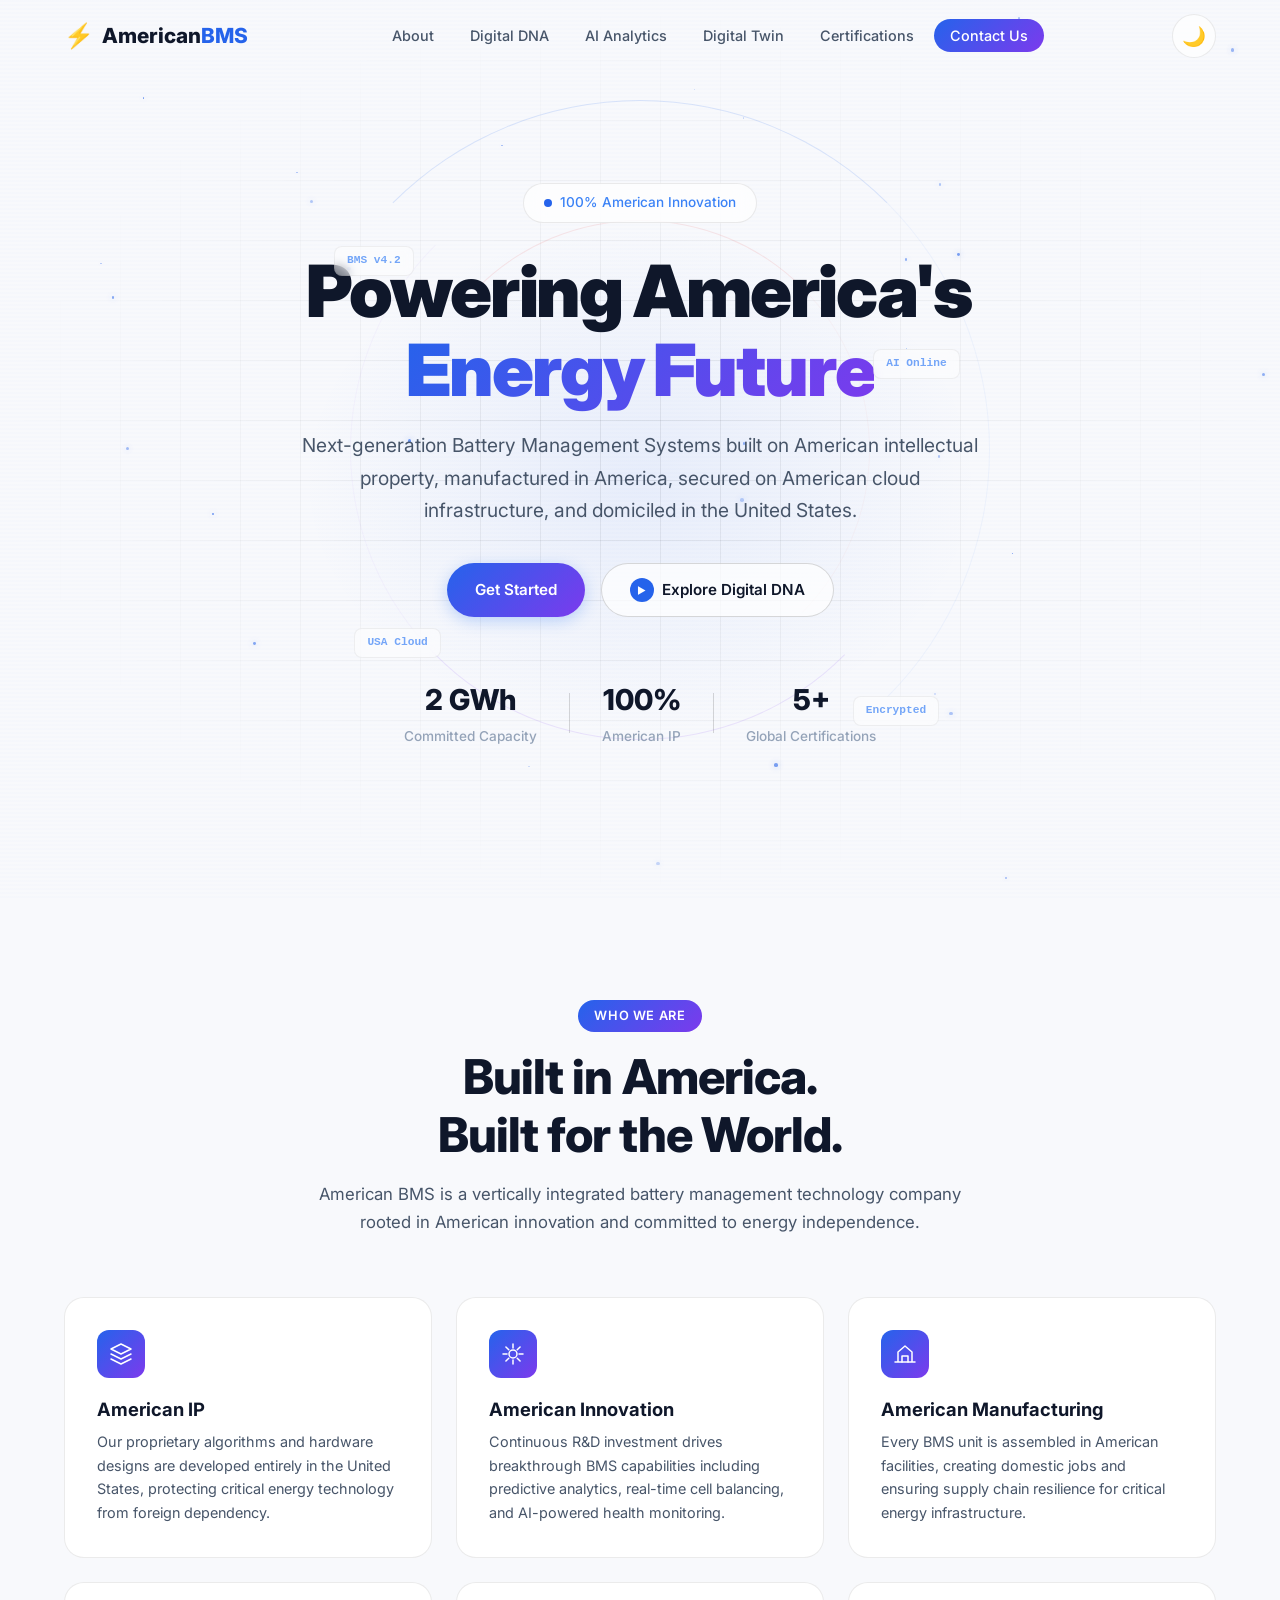
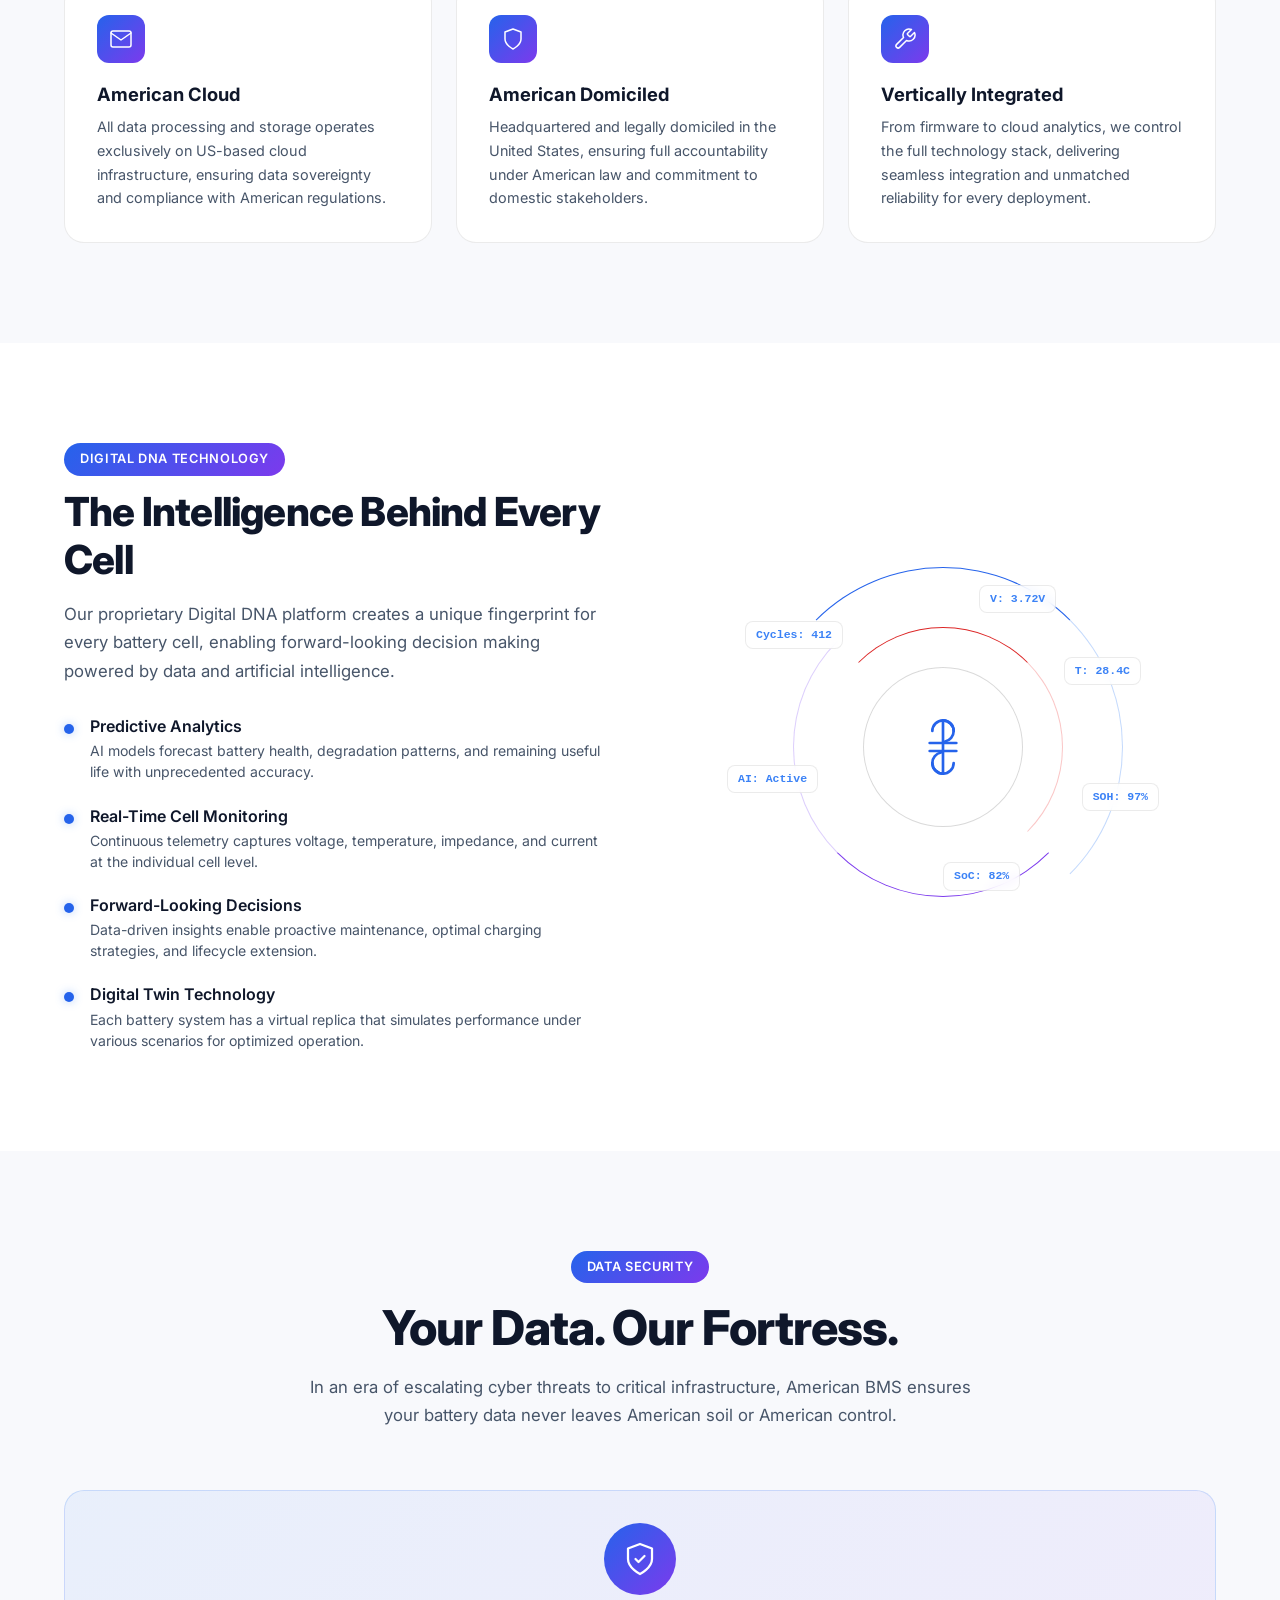
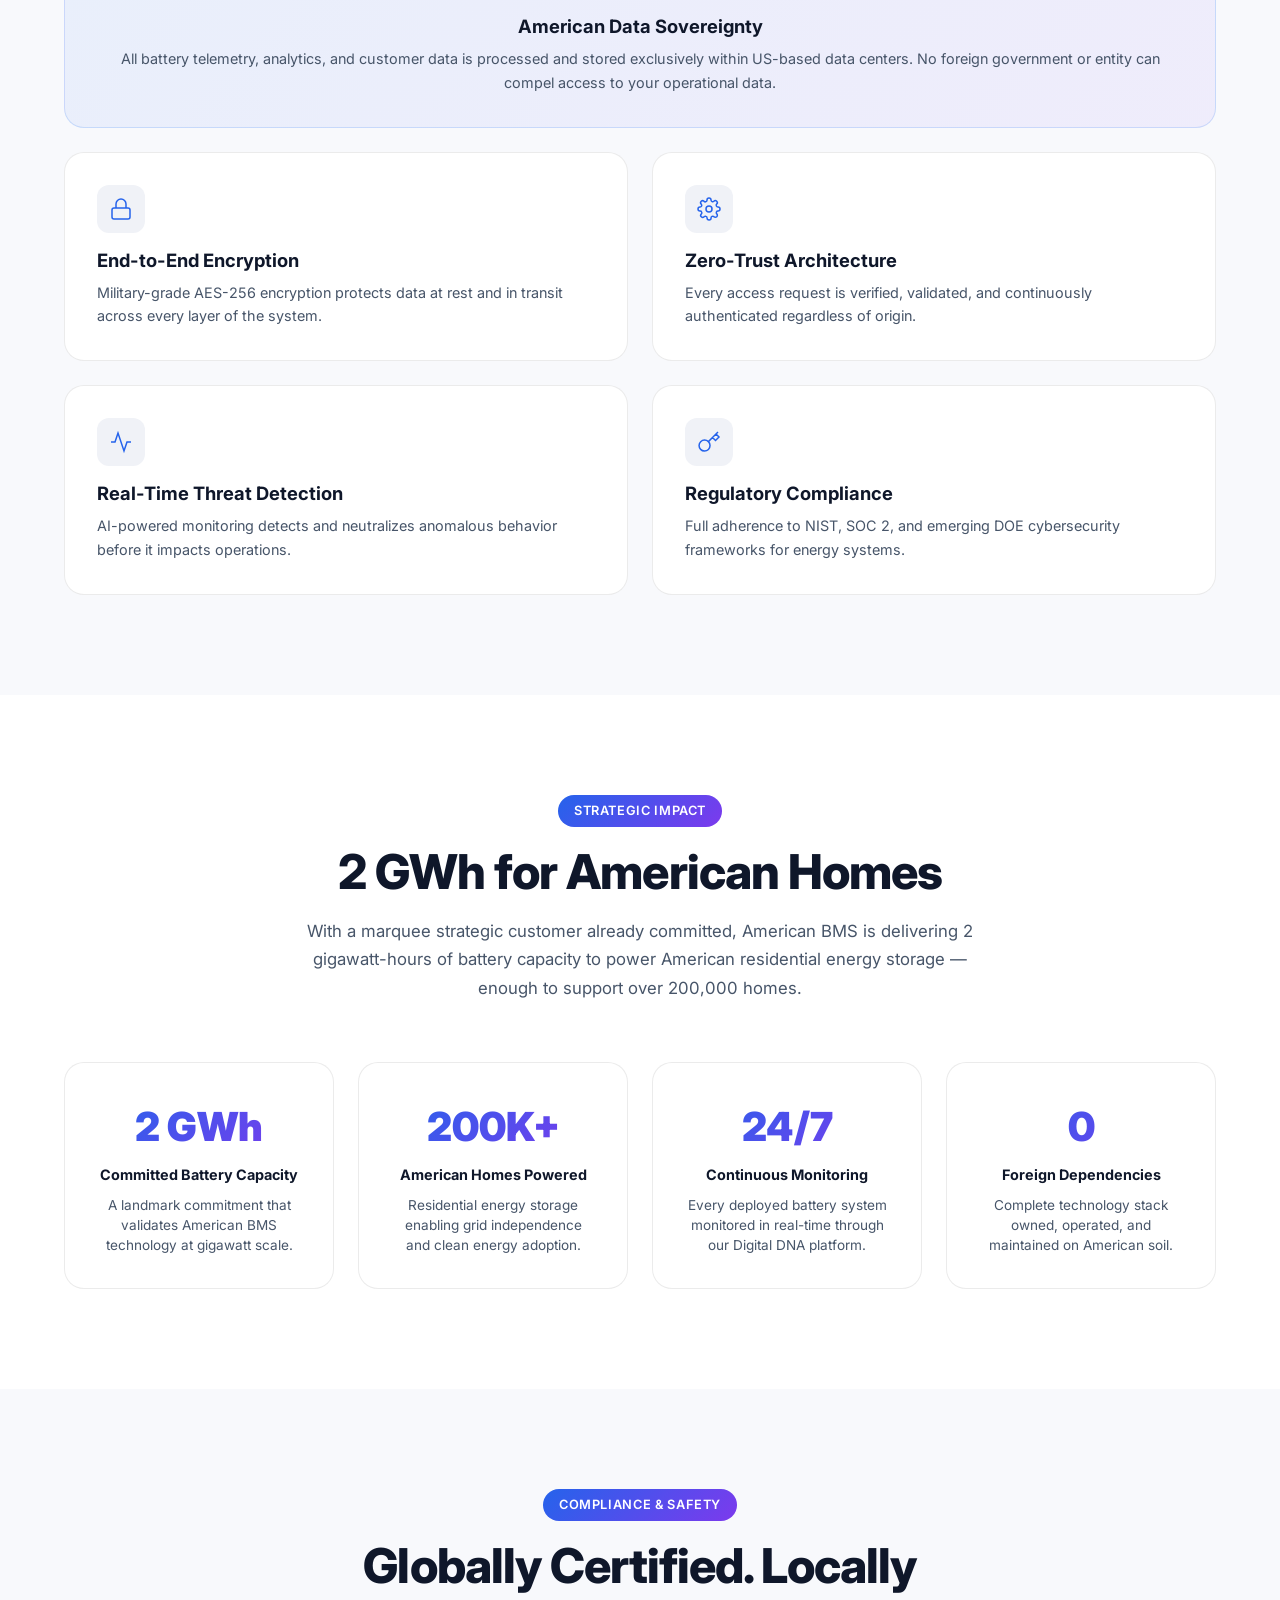
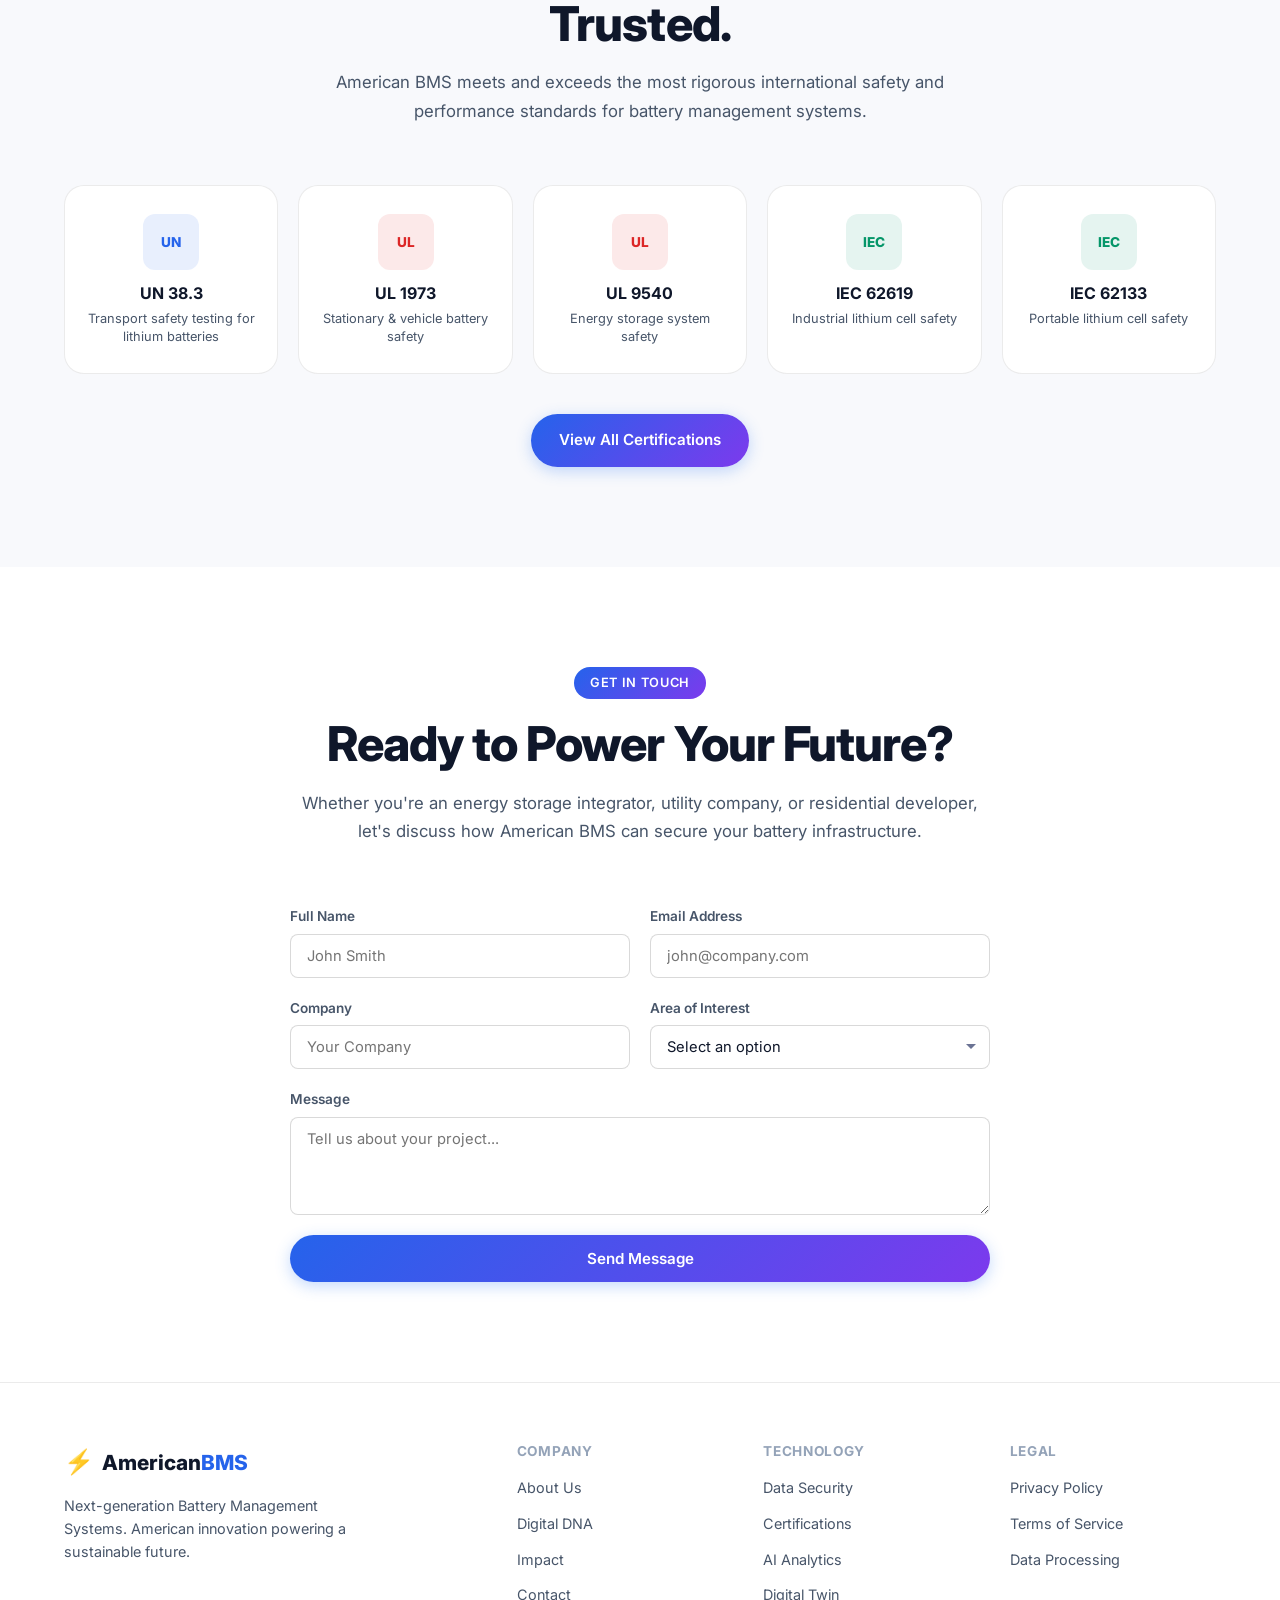
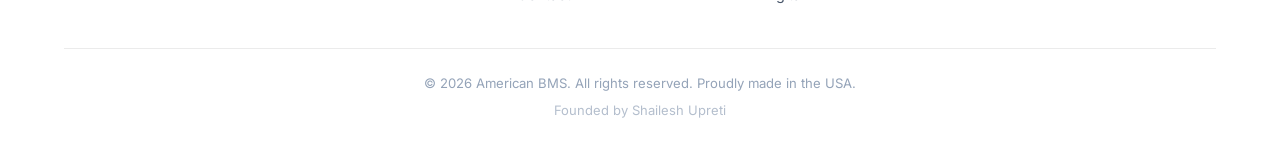
<file: index.html>
<!DOCTYPE html>
<html lang="en" data-theme="dark">
<head>
    <meta charset="UTF-8">
    <meta name="viewport" content="width=device-width, initial-scale=1.0">
    <title>American BMS | Powering America's Energy Future</title>
    <meta name="description" content="American BMS delivers cutting-edge Battery Management Systems built on American IP, manufactured in America, and hosted on American cloud infrastructure.">
    <meta name="author" content="Shailesh Upreti">
    <script type="application/ld+json">
    {"@context":"https://schema.org","@type":"Organization","name":"American BMS","url":"https://www.americanbms.com/","description":"American BMS delivers Battery Management Systems built on American IP, manufactured in America.","founder":{"@type":"Person","name":"Shailesh Upreti","jobTitle":"Founder","sameAs":["https://www.linkedin.com/in/shailupreti"]}}
    </script>
    <script type="application/ld+json">
    {"@context":"https://schema.org","@type":"Person","name":"Shailesh Upreti","jobTitle":"Founder","worksFor":{"@type":"Organization","name":"American BMS","url":"https://www.americanbms.com/"},"url":"https://www.americanbms.com/","sameAs":["https://www.linkedin.com/in/shailupreti"]}
    </script>
    <link rel="preconnect" href="https://fonts.googleapis.com">
    <link rel="preconnect" href="https://fonts.gstatic.com" crossorigin>
    <link href="https://fonts.googleapis.com/css2?family=Inter:wght@300;400;500;600;700;800;900&display=swap" rel="stylesheet">
    <link rel="stylesheet" href="css/styles.css">
    <link rel="icon" type="image/svg+xml" href="data:image/svg+xml,<svg xmlns='http://www.w3.org/2000/svg' viewBox='0 0 100 100'><text y='.9em' font-size='90'>&#9889;</text></svg>">
</head>
<body>
    <!-- Navigation -->
    <nav class="navbar" id="navbar">
        <div class="container nav-container">
            <a href="#hero" class="nav-logo">
                <span class="logo-icon">&#9889;</span>
                <span class="logo-text">American<span class="logo-accent">BMS</span></span>
            </a>
            <ul class="nav-links" id="navLinks">
                <li><a href="#about">About</a></li>
                <li><a href="#digital-dna">Digital DNA</a></li>
                <li><a href="ai-analytics.html">AI Analytics</a></li>
                <li><a href="digital-twin.html">Digital Twin</a></li>
                <li><a href="certifications.html">Certifications</a></li>
                <li><a href="#contact" class="nav-cta">Contact Us</a></li>
            </ul>
            <div class="nav-actions">
                <button class="theme-toggle" id="themeToggle" aria-label="Toggle theme">
                    <span class="theme-icon sun">&#9728;&#65039;</span>
                    <span class="theme-icon moon">&#127769;</span>
                </button>
                <button class="mobile-toggle" id="mobileToggle" aria-label="Toggle menu">
                    <span class="hamburger"></span>
                </button>
            </div>
        </div>
    </nav>

    <!-- Hero Section -->
    <section class="hero" id="hero">
        <div class="hero-bg">
            <div class="hero-grid"></div>
            <div class="hero-glow"></div>
            <div class="hero-particles" id="heroParticles"></div>
            <div class="hero-orbit">
                <div class="orbit-ring orbit-ring-1"></div>
                <div class="orbit-ring orbit-ring-2"></div>
                <div class="orbit-ring orbit-ring-3"></div>
            </div>
        </div>
        <div class="container hero-content">
            <div class="hero-badge animate-fade-in">
                <span class="badge-dot"></span>
                100% American Innovation
            </div>
            <h1 class="hero-title">
                <span class="typewriter" id="typewriter"></span><br>
                <span class="gradient-text animate-slide-up">Energy Future</span>
            </h1>
            <p class="hero-subtitle animate-fade-in-delay">
                Next-generation Battery Management Systems built on American intellectual property,
                manufactured in America, secured on American cloud infrastructure, and domiciled in the United States.
            </p>
            <div class="hero-actions animate-fade-in-delay-2">
                <a href="#contact" class="btn btn-primary btn-glow">Get Started</a>
                <a href="#digital-dna" class="btn btn-secondary">
                    <span class="btn-play">&#9654;</span>
                    Explore Digital DNA
                </a>
            </div>
            <div class="hero-stats">
                <div class="stat">
                    <span class="stat-value" data-count="2" data-suffix=" GWh">0</span>
                    <span class="stat-label">Committed Capacity</span>
                </div>
                <div class="stat-divider"></div>
                <div class="stat">
                    <span class="stat-value" data-count="100" data-suffix="%">0</span>
                    <span class="stat-label">American IP</span>
                </div>
                <div class="stat-divider"></div>
                <div class="stat">
                    <span class="stat-value" data-count="5" data-suffix="+">0</span>
                    <span class="stat-label">Global Certifications</span>
                </div>
            </div>
            <div class="hero-floating-data">
                <span class="hero-data-tag hd-1">BMS v4.2</span>
                <span class="hero-data-tag hd-2">AI Online</span>
                <span class="hero-data-tag hd-3">USA Cloud</span>
                <span class="hero-data-tag hd-4">Encrypted</span>
            </div>
        </div>
    </section>

    <!-- About Section -->
    <section class="section" id="about">
        <div class="container">
            <div class="section-header">
                <span class="section-tag">Who We Are</span>
                <h2 class="section-title">Built in America.<br>Built for the World.</h2>
                <p class="section-subtitle">
                    American BMS is a vertically integrated battery management technology company
                    rooted in American innovation and committed to energy independence.
                </p>
            </div>
            <div class="pillars-grid">
                <div class="pillar-card">
                    <div class="pillar-icon">
                        <svg viewBox="0 0 24 24" fill="none" stroke="currentColor" stroke-width="1.5" stroke-linecap="round" stroke-linejoin="round"><path d="M12 2L2 7l10 5 10-5-10-5z"/><path d="M2 17l10 5 10-5"/><path d="M2 12l10 5 10-5"/></svg>
                    </div>
                    <h3>American IP</h3>
                    <p>Our proprietary algorithms and hardware designs are developed entirely in the United States, protecting critical energy technology from foreign dependency.</p>
                </div>
                <div class="pillar-card">
                    <div class="pillar-icon">
                        <svg viewBox="0 0 24 24" fill="none" stroke="currentColor" stroke-width="1.5" stroke-linecap="round" stroke-linejoin="round"><path d="M12 2v4m0 12v4M4.93 4.93l2.83 2.83m8.48 8.48l2.83 2.83M2 12h4m12 0h4M4.93 19.07l2.83-2.83m8.48-8.48l2.83-2.83"/><circle cx="12" cy="12" r="4"/></svg>
                    </div>
                    <h3>American Innovation</h3>
                    <p>Continuous R&D investment drives breakthrough BMS capabilities including predictive analytics, real-time cell balancing, and AI-powered health monitoring.</p>
                </div>
                <div class="pillar-card">
                    <div class="pillar-icon">
                        <svg viewBox="0 0 24 24" fill="none" stroke="currentColor" stroke-width="1.5" stroke-linecap="round" stroke-linejoin="round"><path d="M2 20h20M5 20V10l7-6 7 6v10"/><path d="M9 20v-6h6v6"/></svg>
                    </div>
                    <h3>American Manufacturing</h3>
                    <p>Every BMS unit is assembled in American facilities, creating domestic jobs and ensuring supply chain resilience for critical energy infrastructure.</p>
                </div>
                <div class="pillar-card">
                    <div class="pillar-icon">
                        <svg viewBox="0 0 24 24" fill="none" stroke="currentColor" stroke-width="1.5" stroke-linecap="round" stroke-linejoin="round"><path d="M4 4h16c1.1 0 2 .9 2 2v12c0 1.1-.9 2-2 2H4c-1.1 0-2-.9-2-2V6c0-1.1.9-2 2-2z"/><polyline points="22,6 12,13 2,6"/></svg>
                    </div>
                    <h3>American Cloud</h3>
                    <p>All data processing and storage operates exclusively on US-based cloud infrastructure, ensuring data sovereignty and compliance with American regulations.</p>
                </div>
                <div class="pillar-card">
                    <div class="pillar-icon">
                        <svg viewBox="0 0 24 24" fill="none" stroke="currentColor" stroke-width="1.5" stroke-linecap="round" stroke-linejoin="round"><path d="M12 22s8-4 8-10V5l-8-3-8 3v7c0 6 8 10 8 10z"/></svg>
                    </div>
                    <h3>American Domiciled</h3>
                    <p>Headquartered and legally domiciled in the United States, ensuring full accountability under American law and commitment to domestic stakeholders.</p>
                </div>
                <div class="pillar-card">
                    <div class="pillar-icon">
                        <svg viewBox="0 0 24 24" fill="none" stroke="currentColor" stroke-width="1.5" stroke-linecap="round" stroke-linejoin="round"><path d="M14.7 6.3a1 1 0 000 1.4l1.6 1.6a1 1 0 001.4 0l3.77-3.77a6 6 0 01-7.94 7.94l-6.91 6.91a2.12 2.12 0 01-3-3l6.91-6.91a6 6 0 017.94-7.94l-3.76 3.76z"/></svg>
                    </div>
                    <h3>Vertically Integrated</h3>
                    <p>From firmware to cloud analytics, we control the full technology stack, delivering seamless integration and unmatched reliability for every deployment.</p>
                </div>
            </div>
        </div>
    </section>

    <!-- Digital DNA Section -->
    <section class="section section-alt" id="digital-dna">
        <div class="container">
            <div class="split-content">
                <div class="split-text">
                    <span class="section-tag">Digital DNA Technology</span>
                    <h2 class="section-title">The Intelligence Behind Every Cell</h2>
                    <p class="section-subtitle">
                        Our proprietary Digital DNA platform creates a unique fingerprint for every battery cell,
                        enabling forward-looking decision making powered by data and artificial intelligence.
                    </p>
                    <div class="feature-list">
                        <div class="feature-item">
                            <div class="feature-dot"></div>
                            <div>
                                <h4>Predictive Analytics</h4>
                                <p>AI models forecast battery health, degradation patterns, and remaining useful life with unprecedented accuracy.</p>
                            </div>
                        </div>
                        <div class="feature-item">
                            <div class="feature-dot"></div>
                            <div>
                                <h4>Real-Time Cell Monitoring</h4>
                                <p>Continuous telemetry captures voltage, temperature, impedance, and current at the individual cell level.</p>
                            </div>
                        </div>
                        <div class="feature-item">
                            <div class="feature-dot"></div>
                            <div>
                                <h4>Forward-Looking Decisions</h4>
                                <p>Data-driven insights enable proactive maintenance, optimal charging strategies, and lifecycle extension.</p>
                            </div>
                        </div>
                        <div class="feature-item">
                            <div class="feature-dot"></div>
                            <div>
                                <h4>Digital Twin Technology</h4>
                                <p>Each battery system has a virtual replica that simulates performance under various scenarios for optimized operation.</p>
                            </div>
                        </div>
                    </div>
                </div>
                <div class="split-visual">
                    <div class="dna-visual">
                        <div class="dna-ring dna-ring-1"></div>
                        <div class="dna-ring dna-ring-2"></div>
                        <div class="dna-ring dna-ring-3"></div>
                        <div class="dna-core">
                            <svg viewBox="0 0 24 24" fill="none" stroke="currentColor" stroke-width="1" stroke-linecap="round" stroke-linejoin="round">
                                <path d="M12 2a4 4 0 014 4c0 1.95-1.4 3.58-3.25 3.93"/>
                                <path d="M8 6a4 4 0 018 0"/>
                                <path d="M12 22a4 4 0 01-4-4c0-1.95 1.4-3.58 3.25-3.93"/>
                                <path d="M16 18a4 4 0 01-8 0"/>
                                <line x1="12" y1="2" x2="12" y2="22"/>
                                <path d="M7 10.5h10"/>
                                <path d="M7 13.5h10"/>
                            </svg>
                        </div>
                        <div class="dna-data-points">
                            <span class="data-point dp-1">V: 3.72V</span>
                            <span class="data-point dp-2">T: 28.4C</span>
                            <span class="data-point dp-3">SOH: 97%</span>
                            <span class="data-point dp-4">SoC: 82%</span>
                            <span class="data-point dp-5">AI: Active</span>
                            <span class="data-point dp-6">Cycles: 412</span>
                        </div>
                    </div>
                </div>
            </div>
        </div>
    </section>

    <!-- Data Security Section -->
    <section class="section" id="security">
        <div class="container">
            <div class="section-header">
                <span class="section-tag">Data Security</span>
                <h2 class="section-title">Your Data. Our Fortress.</h2>
                <p class="section-subtitle">
                    In an era of escalating cyber threats to critical infrastructure, American BMS ensures
                    your battery data never leaves American soil or American control.
                </p>
            </div>
            <div class="security-grid">
                <div class="security-card security-card-featured">
                    <div class="security-icon-large">
                        <svg viewBox="0 0 24 24" fill="none" stroke="currentColor" stroke-width="1.5" stroke-linecap="round" stroke-linejoin="round"><path d="M12 22s8-4 8-10V5l-8-3-8 3v7c0 6 8 10 8 10z"/><path d="M9 12l2 2 4-4"/></svg>
                    </div>
                    <h3>American Data Sovereignty</h3>
                    <p>All battery telemetry, analytics, and customer data is processed and stored exclusively within US-based data centers. No foreign government or entity can compel access to your operational data.</p>
                </div>
                <div class="security-card">
                    <div class="security-icon">
                        <svg viewBox="0 0 24 24" fill="none" stroke="currentColor" stroke-width="1.5"><rect x="3" y="11" width="18" height="11" rx="2" ry="2"/><path d="M7 11V7a5 5 0 0110 0v4"/></svg>
                    </div>
                    <h3>End-to-End Encryption</h3>
                    <p>Military-grade AES-256 encryption protects data at rest and in transit across every layer of the system.</p>
                </div>
                <div class="security-card">
                    <div class="security-icon">
                        <svg viewBox="0 0 24 24" fill="none" stroke="currentColor" stroke-width="1.5"><circle cx="12" cy="12" r="3"/><path d="M19.4 15a1.65 1.65 0 00.33 1.82l.06.06a2 2 0 010 2.83 2 2 0 01-2.83 0l-.06-.06a1.65 1.65 0 00-1.82-.33 1.65 1.65 0 00-1 1.51V21a2 2 0 01-4 0v-.09A1.65 1.65 0 009 19.4a1.65 1.65 0 00-1.82.33l-.06.06a2 2 0 01-2.83-2.83l.06-.06A1.65 1.65 0 004.68 15a1.65 1.65 0 00-1.51-1H3a2 2 0 010-4h.09A1.65 1.65 0 004.6 9a1.65 1.65 0 00-.33-1.82l-.06-.06a2 2 0 012.83-2.83l.06.06A1.65 1.65 0 009 4.68a1.65 1.65 0 001-1.51V3a2 2 0 014 0v.09a1.65 1.65 0 001 1.51 1.65 1.65 0 001.82-.33l.06-.06a2 2 0 012.83 2.83l-.06.06A1.65 1.65 0 0019.4 9a1.65 1.65 0 001.51 1H21a2 2 0 010 4h-.09a1.65 1.65 0 00-1.51 1z"/></svg>
                    </div>
                    <h3>Zero-Trust Architecture</h3>
                    <p>Every access request is verified, validated, and continuously authenticated regardless of origin.</p>
                </div>
                <div class="security-card">
                    <div class="security-icon">
                        <svg viewBox="0 0 24 24" fill="none" stroke="currentColor" stroke-width="1.5"><polyline points="22 12 18 12 15 21 9 3 6 12 2 12"/></svg>
                    </div>
                    <h3>Real-Time Threat Detection</h3>
                    <p>AI-powered monitoring detects and neutralizes anomalous behavior before it impacts operations.</p>
                </div>
                <div class="security-card">
                    <div class="security-icon">
                        <svg viewBox="0 0 24 24" fill="none" stroke="currentColor" stroke-width="1.5"><path d="M21 2l-2 2m-7.61 7.61a5.5 5.5 0 11-7.778 7.778 5.5 5.5 0 017.777-7.777zm0 0L15.5 7.5m0 0l3 3L22 7l-3-3m-3.5 3.5L19 4"/></svg>
                    </div>
                    <h3>Regulatory Compliance</h3>
                    <p>Full adherence to NIST, SOC 2, and emerging DOE cybersecurity frameworks for energy systems.</p>
                </div>
            </div>
        </div>
    </section>

    <!-- Strategic Impact Section -->
    <section class="section section-alt" id="impact">
        <div class="container">
            <div class="impact-content">
                <div class="section-header">
                    <span class="section-tag">Strategic Impact</span>
                    <h2 class="section-title">2 GWh for American Homes</h2>
                    <p class="section-subtitle">
                        With a marquee strategic customer already committed, American BMS is delivering
                        2 gigawatt-hours of battery capacity to power American residential energy storage
                        &mdash; enough to support over 200,000 homes.
                    </p>
                </div>
                <div class="impact-stats">
                    <div class="impact-card">
                        <div class="impact-number">2 GWh</div>
                        <div class="impact-label">Committed Battery Capacity</div>
                        <p class="impact-desc">A landmark commitment that validates American BMS technology at gigawatt scale.</p>
                    </div>
                    <div class="impact-card">
                        <div class="impact-number">200K+</div>
                        <div class="impact-label">American Homes Powered</div>
                        <p class="impact-desc">Residential energy storage enabling grid independence and clean energy adoption.</p>
                    </div>
                    <div class="impact-card">
                        <div class="impact-number">24/7</div>
                        <div class="impact-label">Continuous Monitoring</div>
                        <p class="impact-desc">Every deployed battery system monitored in real-time through our Digital DNA platform.</p>
                    </div>
                    <div class="impact-card">
                        <div class="impact-number">0</div>
                        <div class="impact-label">Foreign Dependencies</div>
                        <p class="impact-desc">Complete technology stack owned, operated, and maintained on American soil.</p>
                    </div>
                </div>
            </div>
        </div>
    </section>

    <!-- Certifications Preview Section -->
    <section class="section" id="certifications">
        <div class="container">
            <div class="section-header">
                <span class="section-tag">Compliance &amp; Safety</span>
                <h2 class="section-title">Globally Certified. Locally Trusted.</h2>
                <p class="section-subtitle">
                    American BMS meets and exceeds the most rigorous international safety and performance
                    standards for battery management systems.
                </p>
            </div>
            <div class="cert-preview-grid">
                <div class="cert-preview-card">
                    <div class="cert-badge">UN</div>
                    <h3>UN 38.3</h3>
                    <p>Transport safety testing for lithium batteries</p>
                </div>
                <div class="cert-preview-card">
                    <div class="cert-badge">UL</div>
                    <h3>UL 1973</h3>
                    <p>Stationary & vehicle battery safety</p>
                </div>
                <div class="cert-preview-card">
                    <div class="cert-badge">UL</div>
                    <h3>UL 9540</h3>
                    <p>Energy storage system safety</p>
                </div>
                <div class="cert-preview-card">
                    <div class="cert-badge">IEC</div>
                    <h3>IEC 62619</h3>
                    <p>Industrial lithium cell safety</p>
                </div>
                <div class="cert-preview-card">
                    <div class="cert-badge">IEC</div>
                    <h3>IEC 62133</h3>
                    <p>Portable lithium cell safety</p>
                </div>
            </div>
            <div class="cert-cta">
                <a href="certifications.html" class="btn btn-primary">View All Certifications</a>
            </div>
        </div>
    </section>

    <!-- Contact Section -->
    <section class="section section-alt" id="contact">
        <div class="container">
            <div class="contact-content">
                <div class="section-header">
                    <span class="section-tag">Get in Touch</span>
                    <h2 class="section-title">Ready to Power Your Future?</h2>
                    <p class="section-subtitle">
                        Whether you're an energy storage integrator, utility company, or residential developer,
                        let's discuss how American BMS can secure your battery infrastructure.
                    </p>
                </div>
                <form class="contact-form" id="contactForm">
                    <input type="hidden" name="_subject" value="New Contact from American BMS Website">
                    <input type="hidden" name="_captcha" value="false">
                    <input type="hidden" name="_template" value="table">
                    <input type="text" name="_honey" style="display:none">
                    <div class="form-row">
                        <div class="form-group">
                            <label for="name">Full Name</label>
                            <input type="text" id="name" name="name" placeholder="John Smith" required>
                        </div>
                        <div class="form-group">
                            <label for="email">Email Address</label>
                            <input type="email" id="email" name="email" placeholder="john@company.com" required>
                        </div>
                    </div>
                    <div class="form-row">
                        <div class="form-group">
                            <label for="company">Company</label>
                            <input type="text" id="company" name="company" placeholder="Your Company">
                        </div>
                        <div class="form-group">
                            <label for="interest">Area of Interest</label>
                            <select id="interest" name="interest">
                                <option value="">Select an option</option>
                                <option value="residential">Residential Energy Storage</option>
                                <option value="commercial">Commercial / Industrial</option>
                                <option value="utility">Utility Scale</option>
                                <option value="oem">OEM Partnership</option>
                                <option value="other">Other</option>
                            </select>
                        </div>
                    </div>
                    <div class="form-group">
                        <label for="message">Message</label>
                        <textarea id="message" name="message" rows="4" placeholder="Tell us about your project..."></textarea>
                    </div>
                    <button type="submit" class="btn btn-primary btn-full">Send Message</button>
                </form>
            </div>
        </div>
    </section>

    <!-- Footer -->
    <footer class="footer">
        <div class="container">
            <div class="footer-grid">
                <div class="footer-brand">
                    <a href="#hero" class="nav-logo">
                        <span class="logo-icon">&#9889;</span>
                        <span class="logo-text">American<span class="logo-accent">BMS</span></span>
                    </a>
                    <p>Next-generation Battery Management Systems. American innovation powering a sustainable future.</p>
                </div>
                <div class="footer-links">
                    <h4>Company</h4>
                    <ul>
                        <li><a href="#about">About Us</a></li>
                        <li><a href="#digital-dna">Digital DNA</a></li>
                        <li><a href="#impact">Impact</a></li>
                        <li><a href="#contact">Contact</a></li>
                    </ul>
                </div>
                <div class="footer-links">
                    <h4>Technology</h4>
                    <ul>
                        <li><a href="#security">Data Security</a></li>
                        <li><a href="certifications.html">Certifications</a></li>
                        <li><a href="ai-analytics.html">AI Analytics</a></li>
                        <li><a href="digital-twin.html">Digital Twin</a></li>
                    </ul>
                </div>
                <div class="footer-links">
                    <h4>Legal</h4>
                    <ul>
                        <li><a href="privacy-policy.html">Privacy Policy</a></li>
                        <li><a href="terms-of-service.html">Terms of Service</a></li>
                        <li><a href="data-processing.html">Data Processing</a></li>
                    </ul>
                </div>
            </div>
            <div class="footer-bottom">
                <p>&copy; 2026 American BMS. All rights reserved. Proudly made in the USA.</p>
                <p style="font-size:13px;opacity:.7;margin-top:6px">Founded by <a href="https://www.linkedin.com/in/shailupreti" target="_blank" rel="noopener" style="color:inherit">Shailesh Upreti</a></p>
            </div>
        </div>
    </footer>

    <script src="js/main.js"></script>
</body>
</html>
</file>
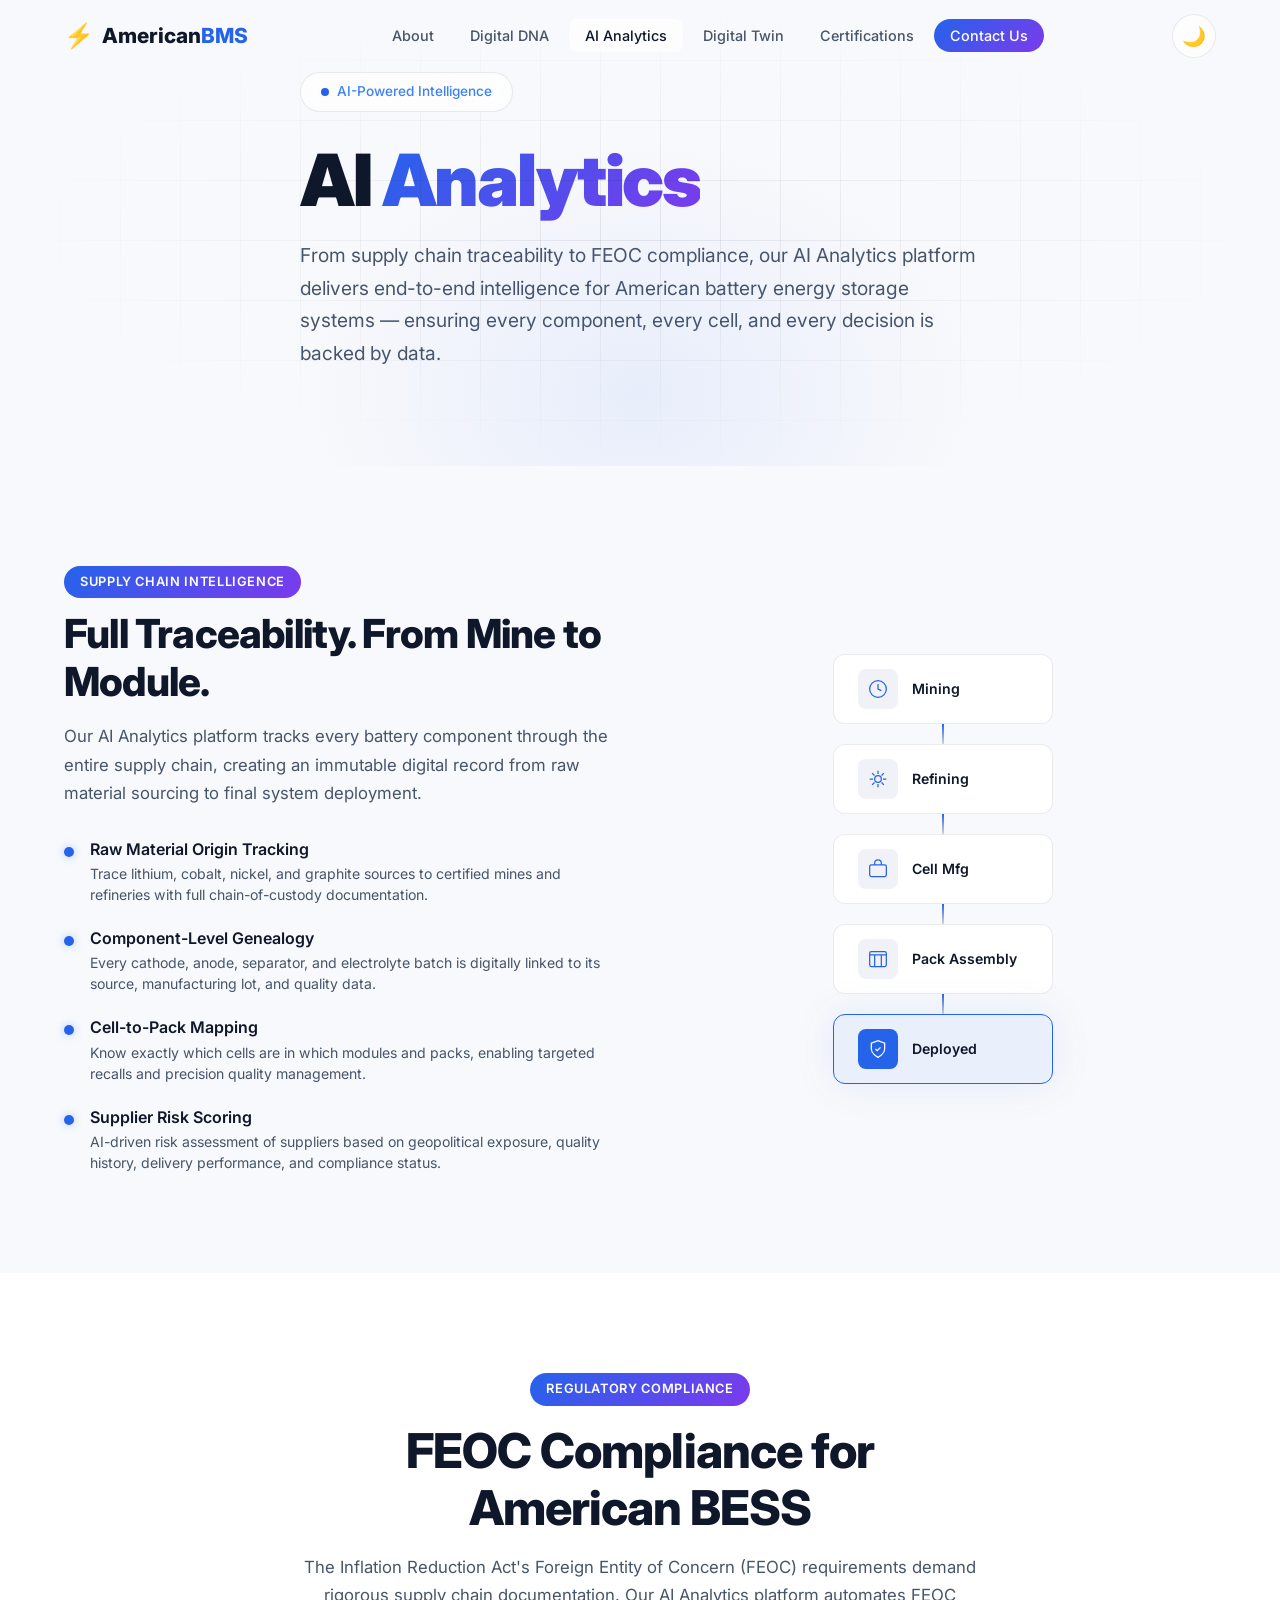
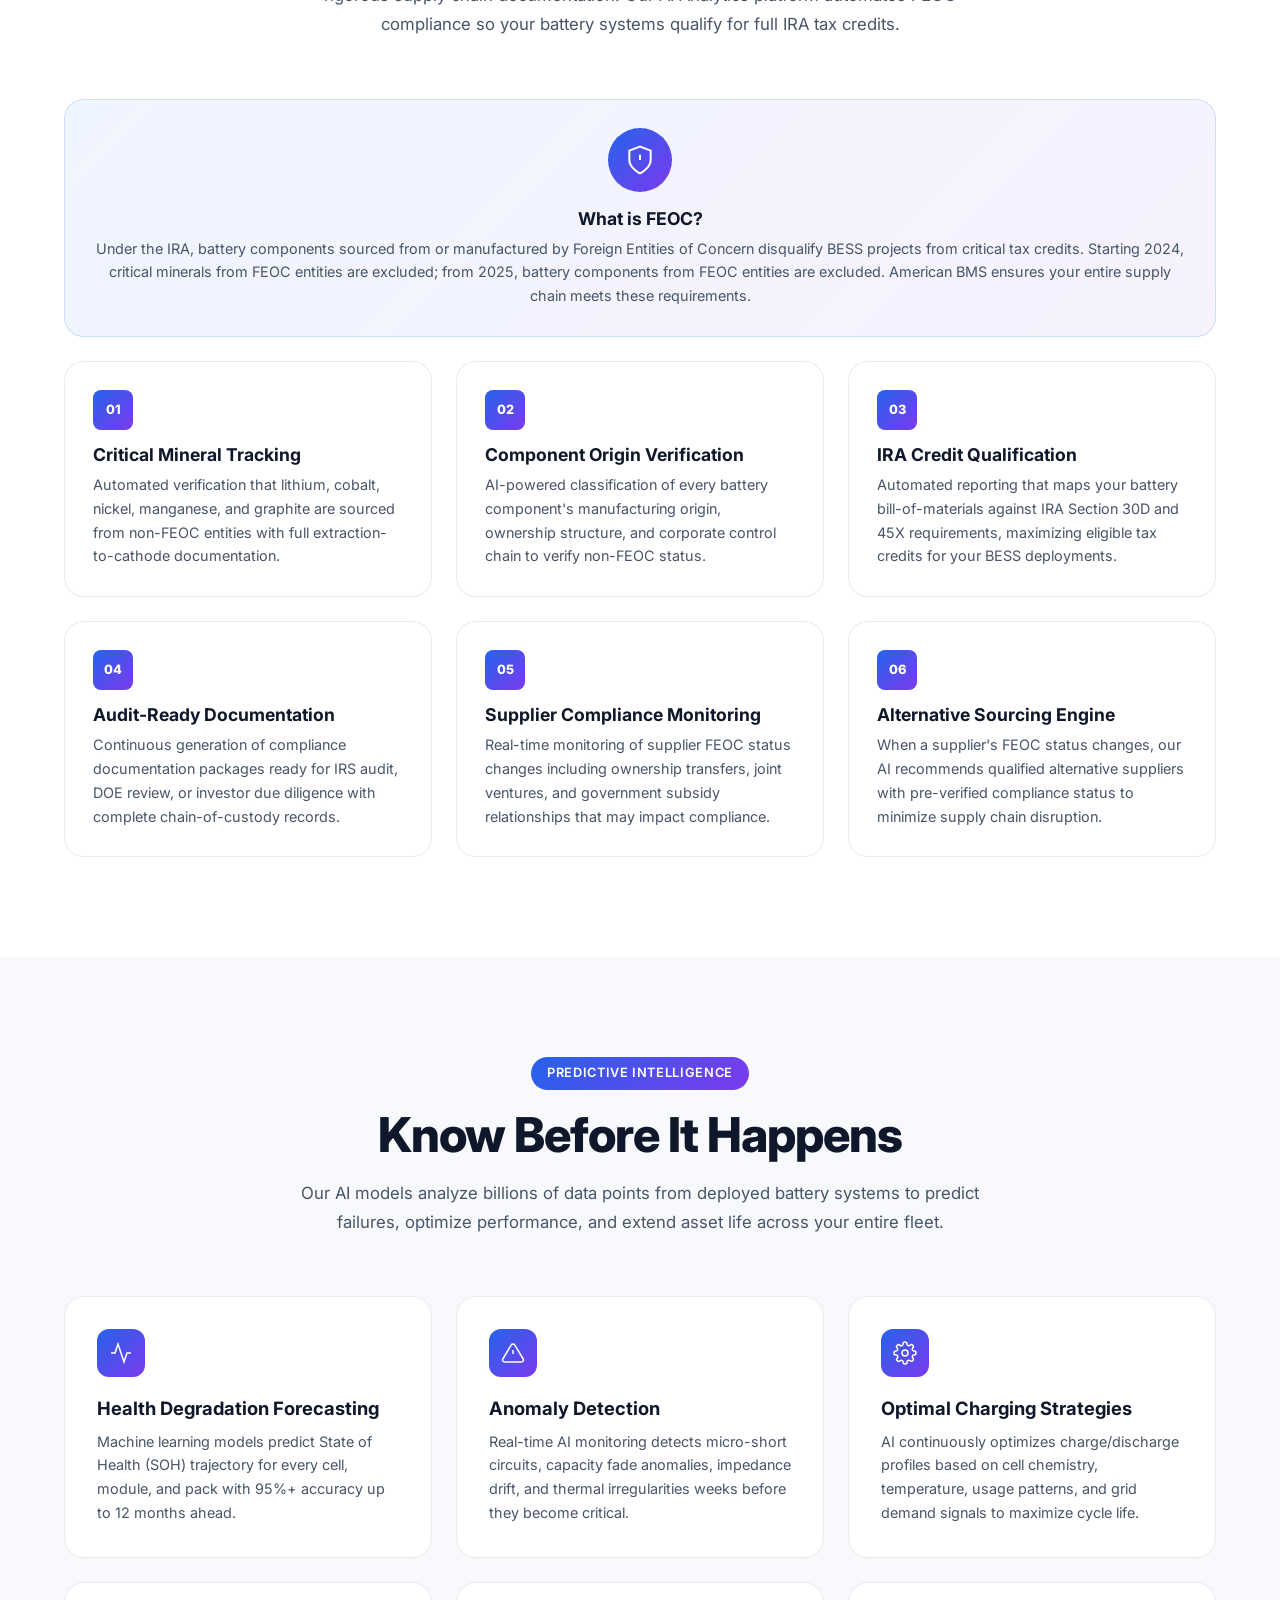
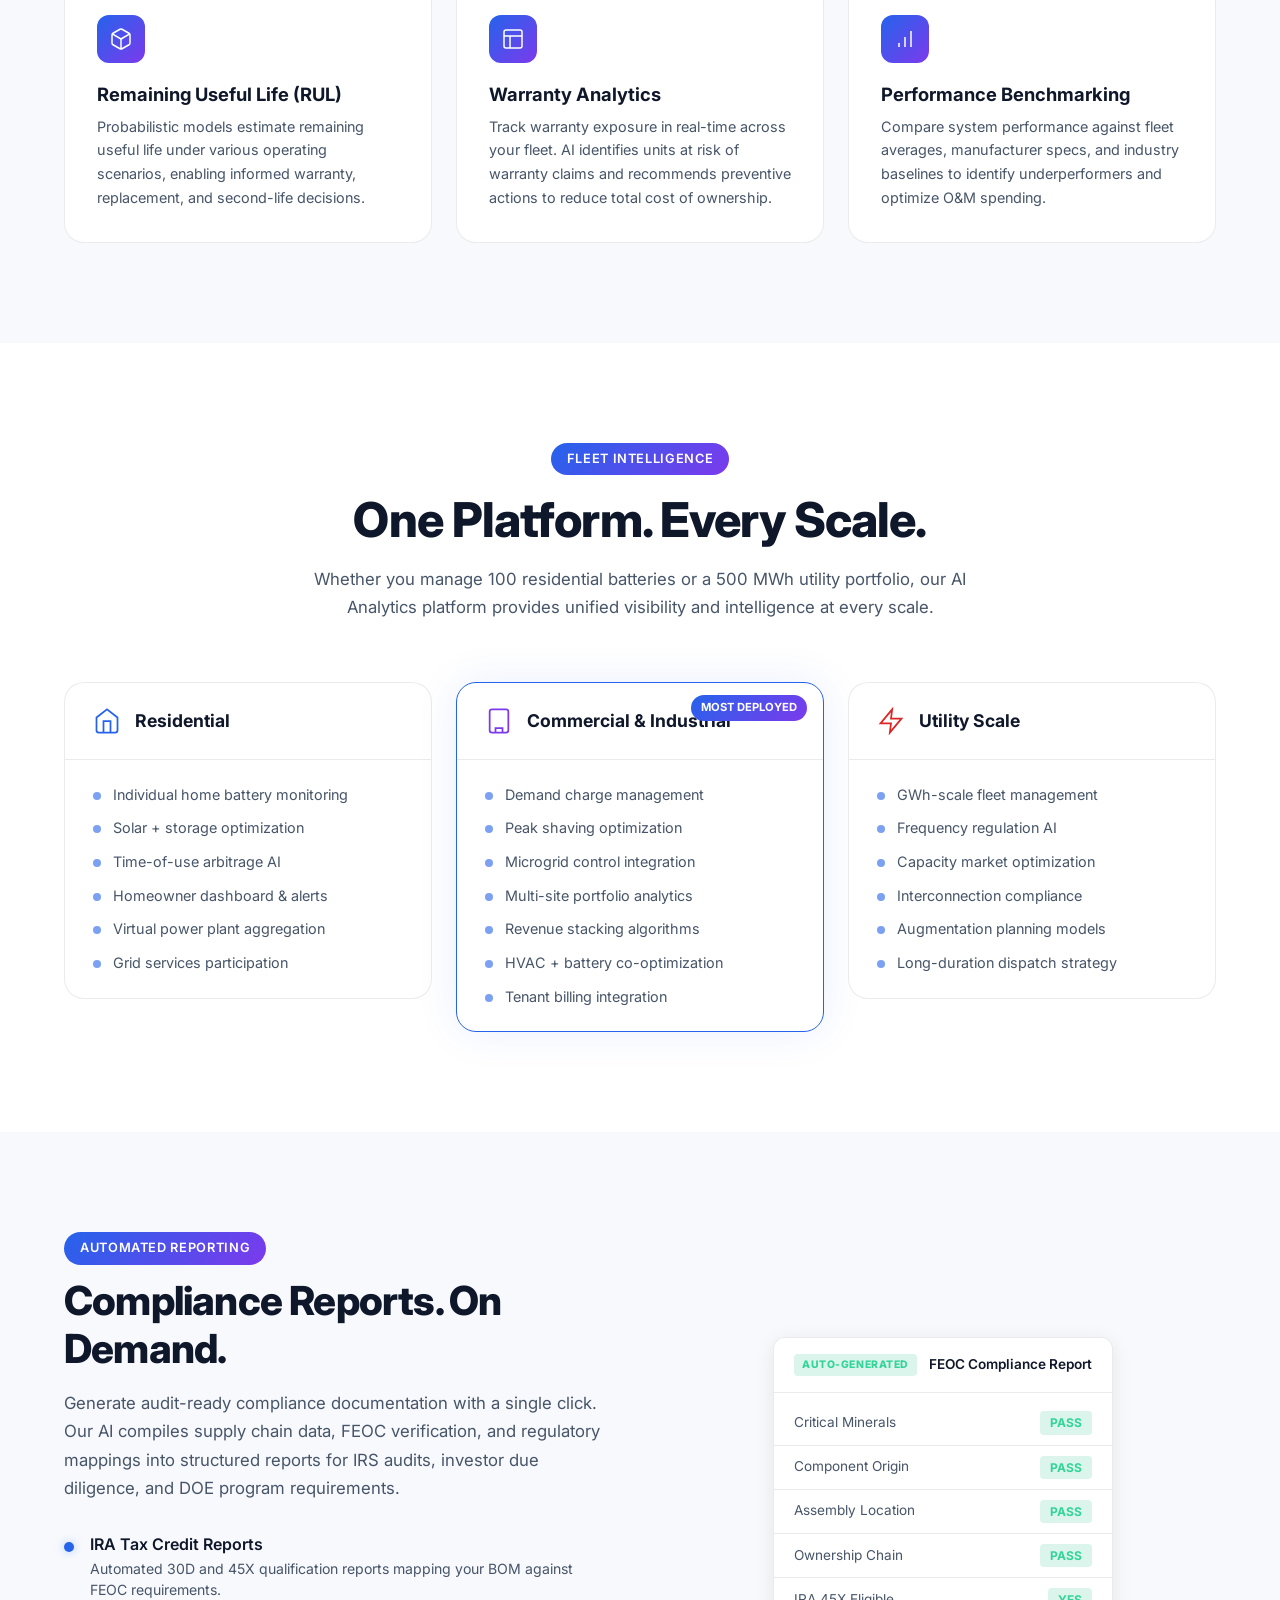
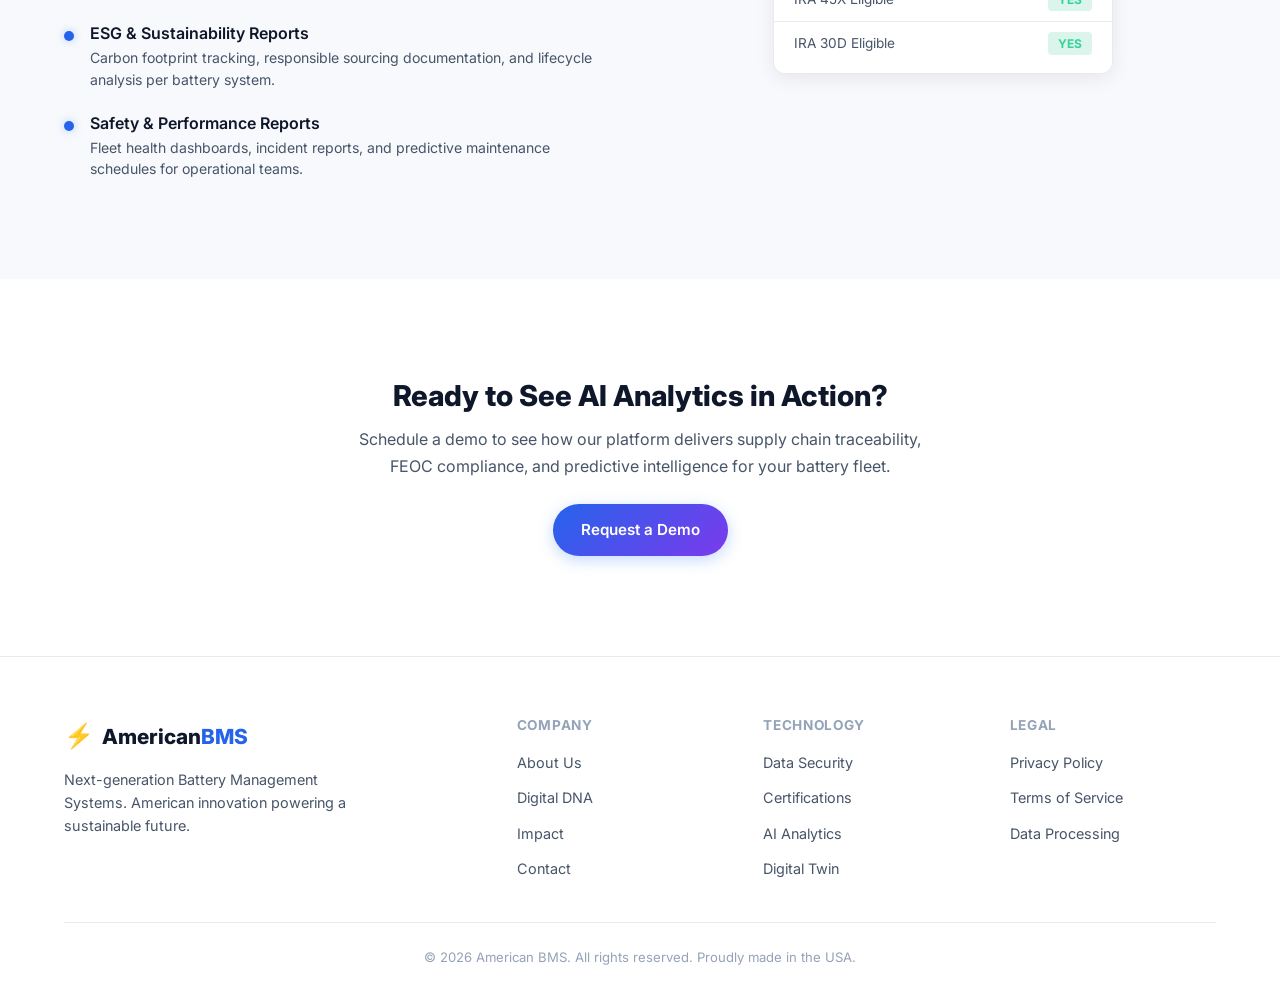
<file: ai-analytics.html>
<!DOCTYPE html>
<html lang="en" data-theme="dark">
<head>
    <meta charset="UTF-8">
    <meta name="viewport" content="width=device-width, initial-scale=1.0">
    <title>AI Analytics | American BMS</title>
    <meta name="description" content="American BMS AI Analytics platform: supply chain traceability, FEOC compliance, predictive maintenance, and fleet-level intelligence for American BESS and battery systems.">
    <link rel="preconnect" href="https://fonts.googleapis.com">
    <link rel="preconnect" href="https://fonts.gstatic.com" crossorigin>
    <link href="https://fonts.googleapis.com/css2?family=Inter:wght@300;400;500;600;700;800;900&display=swap" rel="stylesheet">
    <link rel="stylesheet" href="css/styles.css">
    <link rel="icon" type="image/svg+xml" href="data:image/svg+xml,<svg xmlns='http://www.w3.org/2000/svg' viewBox='0 0 100 100'><text y='.9em' font-size='90'>&#9889;</text></svg>">
</head>
<body>
    <!-- Navigation -->
    <nav class="navbar" id="navbar">
        <div class="container nav-container">
            <a href="index.html" class="nav-logo">
                <span class="logo-icon">&#9889;</span>
                <span class="logo-text">American<span class="logo-accent">BMS</span></span>
            </a>
            <ul class="nav-links" id="navLinks">
                <li><a href="index.html#about">About</a></li>
                <li><a href="index.html#digital-dna">Digital DNA</a></li>
                <li><a href="ai-analytics.html" class="active">AI Analytics</a></li>
                <li><a href="digital-twin.html">Digital Twin</a></li>
                <li><a href="certifications.html">Certifications</a></li>
                <li><a href="index.html#contact" class="nav-cta">Contact Us</a></li>
            </ul>
            <div class="nav-actions">
                <button class="theme-toggle" id="themeToggle" aria-label="Toggle theme">
                    <span class="theme-icon sun">&#9728;&#65039;</span>
                    <span class="theme-icon moon">&#127769;</span>
                </button>
                <button class="mobile-toggle" id="mobileToggle" aria-label="Toggle menu">
                    <span class="hamburger"></span>
                </button>
            </div>
        </div>
    </nav>

    <!-- Page Hero -->
    <section class="page-hero">
        <div class="hero-bg">
            <div class="hero-grid"></div>
            <div class="hero-glow"></div>
        </div>
        <div class="container">
            <div class="hero-badge">
                <span class="badge-dot"></span>
                AI-Powered Intelligence
            </div>
            <h1 class="hero-title">AI <span class="gradient-text">Analytics</span></h1>
            <p class="hero-subtitle">
                From supply chain traceability to FEOC compliance, our AI Analytics platform delivers
                end-to-end intelligence for American battery energy storage systems &mdash; ensuring every
                component, every cell, and every decision is backed by data.
            </p>
        </div>
    </section>

    <!-- Supply Chain Traceability -->
    <section class="section" id="traceability">
        <div class="container">
            <div class="split-content">
                <div class="split-text">
                    <span class="section-tag">Supply Chain Intelligence</span>
                    <h2 class="section-title">Full Traceability. From Mine to Module.</h2>
                    <p class="section-subtitle">
                        Our AI Analytics platform tracks every battery component through the entire supply chain,
                        creating an immutable digital record from raw material sourcing to final system deployment.
                    </p>
                    <div class="feature-list">
                        <div class="feature-item">
                            <div class="feature-dot"></div>
                            <div>
                                <h4>Raw Material Origin Tracking</h4>
                                <p>Trace lithium, cobalt, nickel, and graphite sources to certified mines and refineries with full chain-of-custody documentation.</p>
                            </div>
                        </div>
                        <div class="feature-item">
                            <div class="feature-dot"></div>
                            <div>
                                <h4>Component-Level Genealogy</h4>
                                <p>Every cathode, anode, separator, and electrolyte batch is digitally linked to its source, manufacturing lot, and quality data.</p>
                            </div>
                        </div>
                        <div class="feature-item">
                            <div class="feature-dot"></div>
                            <div>
                                <h4>Cell-to-Pack Mapping</h4>
                                <p>Know exactly which cells are in which modules and packs, enabling targeted recalls and precision quality management.</p>
                            </div>
                        </div>
                        <div class="feature-item">
                            <div class="feature-dot"></div>
                            <div>
                                <h4>Supplier Risk Scoring</h4>
                                <p>AI-driven risk assessment of suppliers based on geopolitical exposure, quality history, delivery performance, and compliance status.</p>
                            </div>
                        </div>
                    </div>
                </div>
                <div class="split-visual">
                    <div class="traceability-visual">
                        <div class="trace-chain">
                            <div class="trace-node">
                                <div class="trace-icon">
                                    <svg viewBox="0 0 24 24" fill="none" stroke="currentColor" stroke-width="1.5"><circle cx="12" cy="12" r="10"/><path d="M12 6v6l4 2"/></svg>
                                </div>
                                <span>Mining</span>
                            </div>
                            <div class="trace-line"></div>
                            <div class="trace-node">
                                <div class="trace-icon">
                                    <svg viewBox="0 0 24 24" fill="none" stroke="currentColor" stroke-width="1.5"><path d="M12 2v4m0 12v4M4.93 4.93l2.83 2.83m8.48 8.48l2.83 2.83M2 12h4m12 0h4M4.93 19.07l2.83-2.83m8.48-8.48l2.83-2.83"/><circle cx="12" cy="12" r="4"/></svg>
                                </div>
                                <span>Refining</span>
                            </div>
                            <div class="trace-line"></div>
                            <div class="trace-node">
                                <div class="trace-icon">
                                    <svg viewBox="0 0 24 24" fill="none" stroke="currentColor" stroke-width="1.5"><rect x="2" y="7" width="20" height="14" rx="2"/><path d="M16 7V5a4 4 0 00-8 0v2"/></svg>
                                </div>
                                <span>Cell Mfg</span>
                            </div>
                            <div class="trace-line"></div>
                            <div class="trace-node">
                                <div class="trace-icon">
                                    <svg viewBox="0 0 24 24" fill="none" stroke="currentColor" stroke-width="1.5"><rect x="2" y="3" width="20" height="18" rx="2"/><path d="M8 21V7m8 0v14M2 7h20"/></svg>
                                </div>
                                <span>Pack Assembly</span>
                            </div>
                            <div class="trace-line"></div>
                            <div class="trace-node active">
                                <div class="trace-icon">
                                    <svg viewBox="0 0 24 24" fill="none" stroke="currentColor" stroke-width="1.5"><path d="M12 22s8-4 8-10V5l-8-3-8 3v7c0 6 8 10 8 10z"/><path d="M9 12l2 2 4-4"/></svg>
                                </div>
                                <span>Deployed</span>
                            </div>
                        </div>
                    </div>
                </div>
            </div>
        </div>
    </section>

    <!-- FEOC Compliance -->
    <section class="section section-alt" id="feoc">
        <div class="container">
            <div class="section-header">
                <span class="section-tag">Regulatory Compliance</span>
                <h2 class="section-title">FEOC Compliance for American BESS</h2>
                <p class="section-subtitle">
                    The Inflation Reduction Act's Foreign Entity of Concern (FEOC) requirements demand
                    rigorous supply chain documentation. Our AI Analytics platform automates FEOC compliance
                    so your battery systems qualify for full IRA tax credits.
                </p>
            </div>
            <div class="feoc-grid">
                <div class="feoc-card feoc-featured">
                    <div class="feoc-icon-wrap">
                        <svg viewBox="0 0 24 24" fill="none" stroke="currentColor" stroke-width="1.5"><path d="M12 22s8-4 8-10V5l-8-3-8 3v7c0 6 8 10 8 10z"/><path d="M12 8v4m0 4h.01"/></svg>
                    </div>
                    <h3>What is FEOC?</h3>
                    <p>
                        Under the IRA, battery components sourced from or manufactured by Foreign Entities of Concern
                        disqualify BESS projects from critical tax credits. Starting 2024, critical minerals from FEOC
                        entities are excluded; from 2025, battery components from FEOC entities are excluded.
                        American BMS ensures your entire supply chain meets these requirements.
                    </p>
                </div>
                <div class="feoc-card">
                    <div class="feoc-badge">01</div>
                    <h3>Critical Mineral Tracking</h3>
                    <p>Automated verification that lithium, cobalt, nickel, manganese, and graphite are sourced from non-FEOC entities with full extraction-to-cathode documentation.</p>
                </div>
                <div class="feoc-card">
                    <div class="feoc-badge">02</div>
                    <h3>Component Origin Verification</h3>
                    <p>AI-powered classification of every battery component's manufacturing origin, ownership structure, and corporate control chain to verify non-FEOC status.</p>
                </div>
                <div class="feoc-card">
                    <div class="feoc-badge">03</div>
                    <h3>IRA Credit Qualification</h3>
                    <p>Automated reporting that maps your battery bill-of-materials against IRA Section 30D and 45X requirements, maximizing eligible tax credits for your BESS deployments.</p>
                </div>
                <div class="feoc-card">
                    <div class="feoc-badge">04</div>
                    <h3>Audit-Ready Documentation</h3>
                    <p>Continuous generation of compliance documentation packages ready for IRS audit, DOE review, or investor due diligence with complete chain-of-custody records.</p>
                </div>
                <div class="feoc-card">
                    <div class="feoc-badge">05</div>
                    <h3>Supplier Compliance Monitoring</h3>
                    <p>Real-time monitoring of supplier FEOC status changes including ownership transfers, joint ventures, and government subsidy relationships that may impact compliance.</p>
                </div>
                <div class="feoc-card">
                    <div class="feoc-badge">06</div>
                    <h3>Alternative Sourcing Engine</h3>
                    <p>When a supplier's FEOC status changes, our AI recommends qualified alternative suppliers with pre-verified compliance status to minimize supply chain disruption.</p>
                </div>
            </div>
        </div>
    </section>

    <!-- Predictive Maintenance -->
    <section class="section" id="predictive">
        <div class="container">
            <div class="section-header">
                <span class="section-tag">Predictive Intelligence</span>
                <h2 class="section-title">Know Before It Happens</h2>
                <p class="section-subtitle">
                    Our AI models analyze billions of data points from deployed battery systems to predict
                    failures, optimize performance, and extend asset life across your entire fleet.
                </p>
            </div>
            <div class="pillars-grid">
                <div class="pillar-card">
                    <div class="pillar-icon">
                        <svg viewBox="0 0 24 24" fill="none" stroke="currentColor" stroke-width="1.5"><polyline points="22 12 18 12 15 21 9 3 6 12 2 12"/></svg>
                    </div>
                    <h3>Health Degradation Forecasting</h3>
                    <p>Machine learning models predict State of Health (SOH) trajectory for every cell, module, and pack with 95%+ accuracy up to 12 months ahead.</p>
                </div>
                <div class="pillar-card">
                    <div class="pillar-icon">
                        <svg viewBox="0 0 24 24" fill="none" stroke="currentColor" stroke-width="1.5"><path d="M10.29 3.86L1.82 18a2 2 0 001.71 3h16.94a2 2 0 001.71-3L13.71 3.86a2 2 0 00-3.42 0z"/><line x1="12" y1="9" x2="12" y2="13"/><line x1="12" y1="17" x2="12.01" y2="17"/></svg>
                    </div>
                    <h3>Anomaly Detection</h3>
                    <p>Real-time AI monitoring detects micro-short circuits, capacity fade anomalies, impedance drift, and thermal irregularities weeks before they become critical.</p>
                </div>
                <div class="pillar-card">
                    <div class="pillar-icon">
                        <svg viewBox="0 0 24 24" fill="none" stroke="currentColor" stroke-width="1.5"><circle cx="12" cy="12" r="3"/><path d="M19.4 15a1.65 1.65 0 00.33 1.82l.06.06a2 2 0 010 2.83 2 2 0 01-2.83 0l-.06-.06a1.65 1.65 0 00-1.82-.33 1.65 1.65 0 00-1 1.51V21a2 2 0 01-4 0v-.09A1.65 1.65 0 009 19.4a1.65 1.65 0 00-1.82.33l-.06.06a2 2 0 01-2.83-2.83l.06-.06A1.65 1.65 0 004.68 15a1.65 1.65 0 00-1.51-1H3a2 2 0 010-4h.09A1.65 1.65 0 004.6 9a1.65 1.65 0 00-.33-1.82l-.06-.06a2 2 0 012.83-2.83l.06.06A1.65 1.65 0 009 4.68a1.65 1.65 0 001-1.51V3a2 2 0 014 0v.09a1.65 1.65 0 001 1.51 1.65 1.65 0 001.82-.33l.06-.06a2 2 0 012.83 2.83l-.06.06A1.65 1.65 0 0019.4 9a1.65 1.65 0 001.51 1H21a2 2 0 010 4h-.09a1.65 1.65 0 00-1.51 1z"/></svg>
                    </div>
                    <h3>Optimal Charging Strategies</h3>
                    <p>AI continuously optimizes charge/discharge profiles based on cell chemistry, temperature, usage patterns, and grid demand signals to maximize cycle life.</p>
                </div>
                <div class="pillar-card">
                    <div class="pillar-icon">
                        <svg viewBox="0 0 24 24" fill="none" stroke="currentColor" stroke-width="1.5"><path d="M21 16V8a2 2 0 00-1-1.73l-7-4a2 2 0 00-2 0l-7 4A2 2 0 003 8v8a2 2 0 001 1.73l7 4a2 2 0 002 0l7-4A2 2 0 0021 16z"/><polyline points="3.27 6.96 12 12.01 20.73 6.96"/><line x1="12" y1="22.08" x2="12" y2="12"/></svg>
                    </div>
                    <h3>Remaining Useful Life (RUL)</h3>
                    <p>Probabilistic models estimate remaining useful life under various operating scenarios, enabling informed warranty, replacement, and second-life decisions.</p>
                </div>
                <div class="pillar-card">
                    <div class="pillar-icon">
                        <svg viewBox="0 0 24 24" fill="none" stroke="currentColor" stroke-width="1.5"><rect x="3" y="3" width="18" height="18" rx="2"/><path d="M3 9h18M9 21V9"/></svg>
                    </div>
                    <h3>Warranty Analytics</h3>
                    <p>Track warranty exposure in real-time across your fleet. AI identifies units at risk of warranty claims and recommends preventive actions to reduce total cost of ownership.</p>
                </div>
                <div class="pillar-card">
                    <div class="pillar-icon">
                        <svg viewBox="0 0 24 24" fill="none" stroke="currentColor" stroke-width="1.5"><path d="M12 20V10"/><path d="M18 20V4"/><path d="M6 20v-4"/></svg>
                    </div>
                    <h3>Performance Benchmarking</h3>
                    <p>Compare system performance against fleet averages, manufacturer specs, and industry baselines to identify underperformers and optimize O&M spending.</p>
                </div>
            </div>
        </div>
    </section>

    <!-- Fleet Analytics -->
    <section class="section section-alt" id="fleet">
        <div class="container">
            <div class="section-header">
                <span class="section-tag">Fleet Intelligence</span>
                <h2 class="section-title">One Platform. Every Scale.</h2>
                <p class="section-subtitle">
                    Whether you manage 100 residential batteries or a 500 MWh utility portfolio,
                    our AI Analytics platform provides unified visibility and intelligence at every scale.
                </p>
            </div>
            <div class="scale-grid">
                <div class="scale-card">
                    <div class="scale-header residential">
                        <svg viewBox="0 0 24 24" fill="none" stroke="currentColor" stroke-width="1.5"><path d="M3 9l9-7 9 7v11a2 2 0 01-2 2H5a2 2 0 01-2-2z"/><polyline points="9 22 9 12 15 12 15 22"/></svg>
                        <h3>Residential</h3>
                    </div>
                    <ul class="scale-features">
                        <li>Individual home battery monitoring</li>
                        <li>Solar + storage optimization</li>
                        <li>Time-of-use arbitrage AI</li>
                        <li>Homeowner dashboard & alerts</li>
                        <li>Virtual power plant aggregation</li>
                        <li>Grid services participation</li>
                    </ul>
                </div>
                <div class="scale-card featured">
                    <div class="scale-header ci">
                        <svg viewBox="0 0 24 24" fill="none" stroke="currentColor" stroke-width="1.5"><rect x="4" y="2" width="16" height="20" rx="2"/><path d="M9 22v-4h6v4"/><path d="M8 6h.01M16 6h.01M8 10h.01M16 10h.01M8 14h.01M16 14h.01"/></svg>
                        <h3>Commercial &amp; Industrial</h3>
                        <span class="scale-popular">Most Deployed</span>
                    </div>
                    <ul class="scale-features">
                        <li>Demand charge management</li>
                        <li>Peak shaving optimization</li>
                        <li>Microgrid control integration</li>
                        <li>Multi-site portfolio analytics</li>
                        <li>Revenue stacking algorithms</li>
                        <li>HVAC + battery co-optimization</li>
                        <li>Tenant billing integration</li>
                    </ul>
                </div>
                <div class="scale-card">
                    <div class="scale-header utility">
                        <svg viewBox="0 0 24 24" fill="none" stroke="currentColor" stroke-width="1.5"><path d="M13 2L3 14h9l-1 8 10-12h-9l1-8z"/></svg>
                        <h3>Utility Scale</h3>
                    </div>
                    <ul class="scale-features">
                        <li>GWh-scale fleet management</li>
                        <li>Frequency regulation AI</li>
                        <li>Capacity market optimization</li>
                        <li>Interconnection compliance</li>
                        <li>Augmentation planning models</li>
                        <li>Long-duration dispatch strategy</li>
                    </ul>
                </div>
            </div>
        </div>
    </section>

    <!-- Compliance Reporting -->
    <section class="section" id="compliance">
        <div class="container">
            <div class="split-content reverse">
                <div class="split-visual">
                    <div class="compliance-visual">
                        <div class="compliance-doc">
                            <div class="doc-header">
                                <span class="doc-badge">AUTO-GENERATED</span>
                                <span class="doc-title">FEOC Compliance Report</span>
                            </div>
                            <div class="doc-body">
                                <div class="doc-row"><span>Critical Minerals</span><span class="doc-status pass">PASS</span></div>
                                <div class="doc-row"><span>Component Origin</span><span class="doc-status pass">PASS</span></div>
                                <div class="doc-row"><span>Assembly Location</span><span class="doc-status pass">PASS</span></div>
                                <div class="doc-row"><span>Ownership Chain</span><span class="doc-status pass">PASS</span></div>
                                <div class="doc-row"><span>IRA 45X Eligible</span><span class="doc-status pass">YES</span></div>
                                <div class="doc-row"><span>IRA 30D Eligible</span><span class="doc-status pass">YES</span></div>
                            </div>
                        </div>
                    </div>
                </div>
                <div class="split-text">
                    <span class="section-tag">Automated Reporting</span>
                    <h2 class="section-title">Compliance Reports. On Demand.</h2>
                    <p class="section-subtitle">
                        Generate audit-ready compliance documentation with a single click. Our AI compiles
                        supply chain data, FEOC verification, and regulatory mappings into structured reports
                        for IRS audits, investor due diligence, and DOE program requirements.
                    </p>
                    <div class="feature-list">
                        <div class="feature-item">
                            <div class="feature-dot"></div>
                            <div>
                                <h4>IRA Tax Credit Reports</h4>
                                <p>Automated 30D and 45X qualification reports mapping your BOM against FEOC requirements.</p>
                            </div>
                        </div>
                        <div class="feature-item">
                            <div class="feature-dot"></div>
                            <div>
                                <h4>ESG &amp; Sustainability Reports</h4>
                                <p>Carbon footprint tracking, responsible sourcing documentation, and lifecycle analysis per battery system.</p>
                            </div>
                        </div>
                        <div class="feature-item">
                            <div class="feature-dot"></div>
                            <div>
                                <h4>Safety &amp; Performance Reports</h4>
                                <p>Fleet health dashboards, incident reports, and predictive maintenance schedules for operational teams.</p>
                            </div>
                        </div>
                    </div>
                </div>
            </div>
        </div>
    </section>

    <!-- CTA -->
    <section class="section section-alt">
        <div class="container">
            <div class="cta-block">
                <h2>Ready to See AI Analytics in Action?</h2>
                <p>Schedule a demo to see how our platform delivers supply chain traceability, FEOC compliance, and predictive intelligence for your battery fleet.</p>
                <a href="index.html#contact" class="btn btn-primary">Request a Demo</a>
            </div>
        </div>
    </section>

    <!-- Footer -->
    <footer class="footer">
        <div class="container">
            <div class="footer-grid">
                <div class="footer-brand">
                    <a href="index.html" class="nav-logo">
                        <span class="logo-icon">&#9889;</span>
                        <span class="logo-text">American<span class="logo-accent">BMS</span></span>
                    </a>
                    <p>Next-generation Battery Management Systems. American innovation powering a sustainable future.</p>
                </div>
                <div class="footer-links">
                    <h4>Company</h4>
                    <ul>
                        <li><a href="index.html#about">About Us</a></li>
                        <li><a href="index.html#digital-dna">Digital DNA</a></li>
                        <li><a href="index.html#impact">Impact</a></li>
                        <li><a href="index.html#contact">Contact</a></li>
                    </ul>
                </div>
                <div class="footer-links">
                    <h4>Technology</h4>
                    <ul>
                        <li><a href="index.html#security">Data Security</a></li>
                        <li><a href="certifications.html">Certifications</a></li>
                        <li><a href="ai-analytics.html">AI Analytics</a></li>
                        <li><a href="digital-twin.html">Digital Twin</a></li>
                    </ul>
                </div>
                <div class="footer-links">
                    <h4>Legal</h4>
                    <ul>
                        <li><a href="privacy-policy.html">Privacy Policy</a></li>
                        <li><a href="terms-of-service.html">Terms of Service</a></li>
                        <li><a href="data-processing.html">Data Processing</a></li>
                    </ul>
                </div>
            </div>
            <div class="footer-bottom">
                <p>&copy; 2026 American BMS. All rights reserved. Proudly made in the USA.</p>
            </div>
        </div>
    </footer>

    <script src="js/main.js"></script>
</body>
</html>
</file>
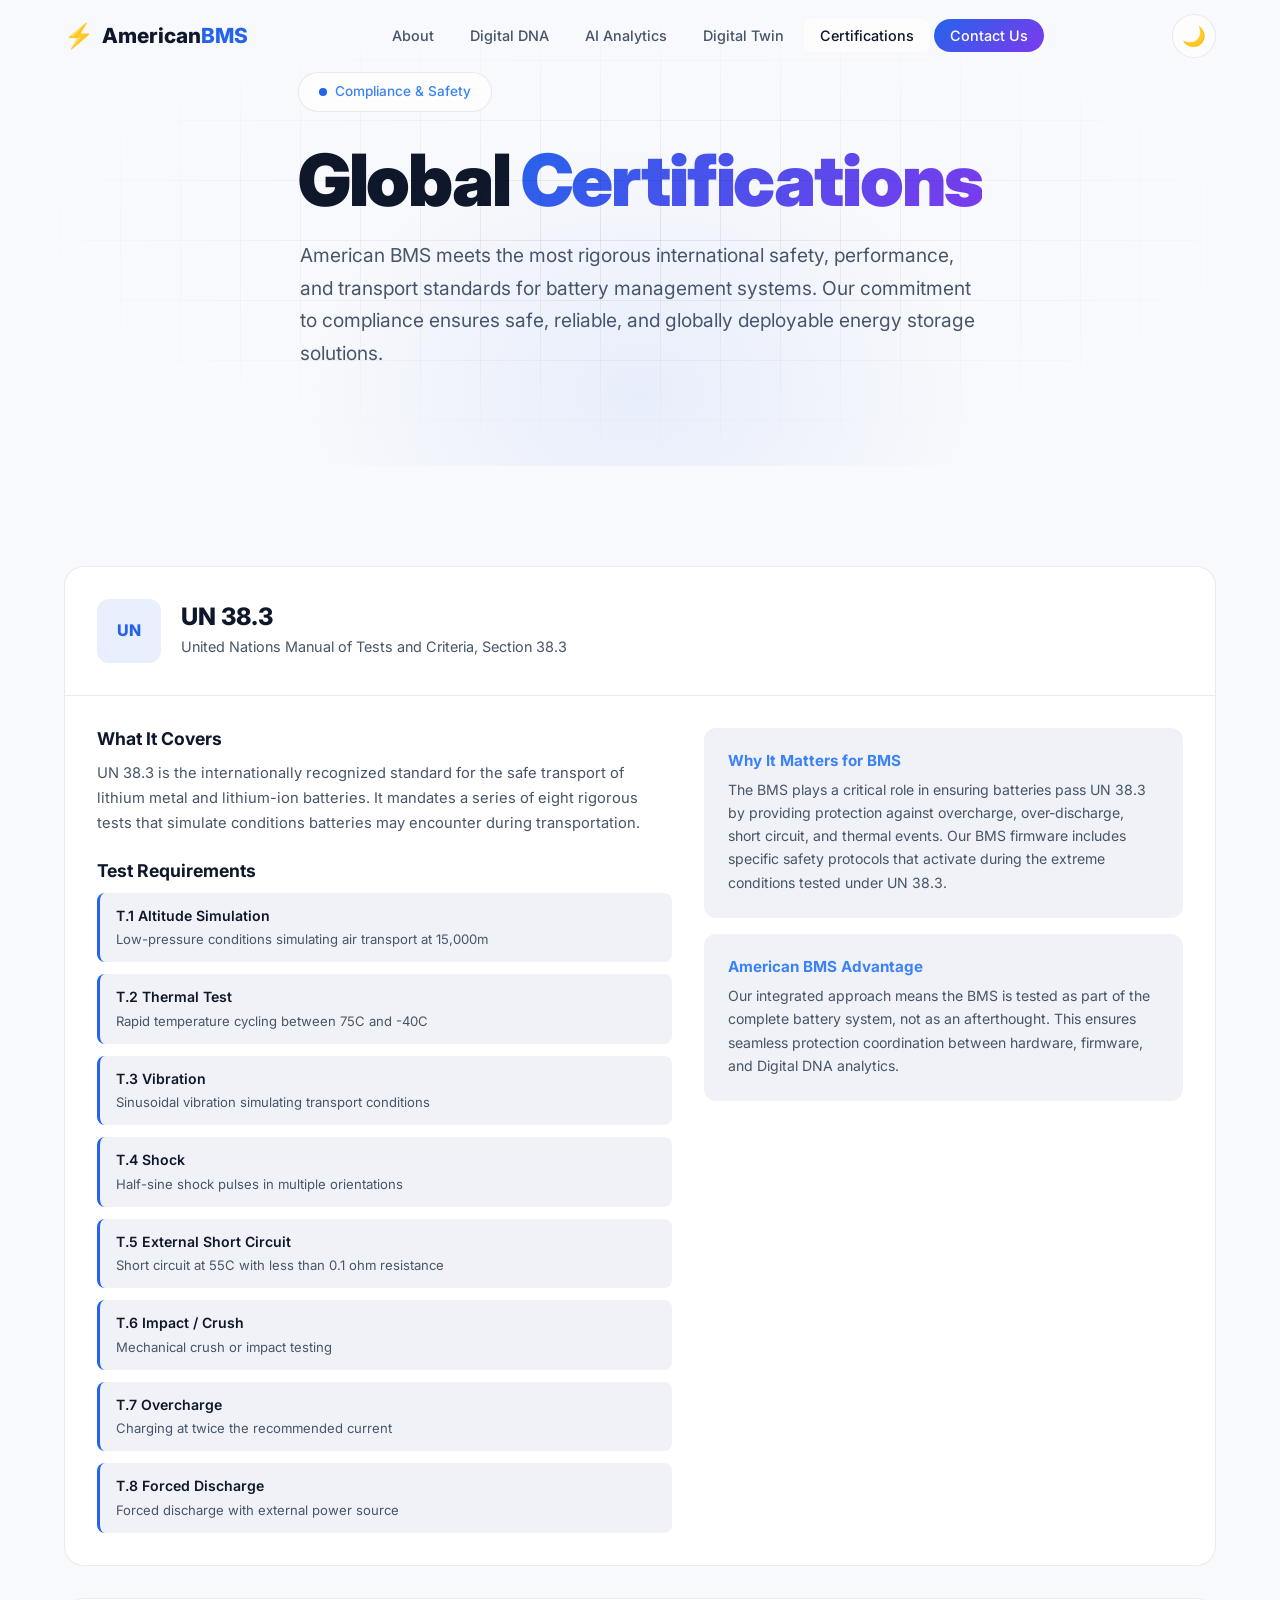
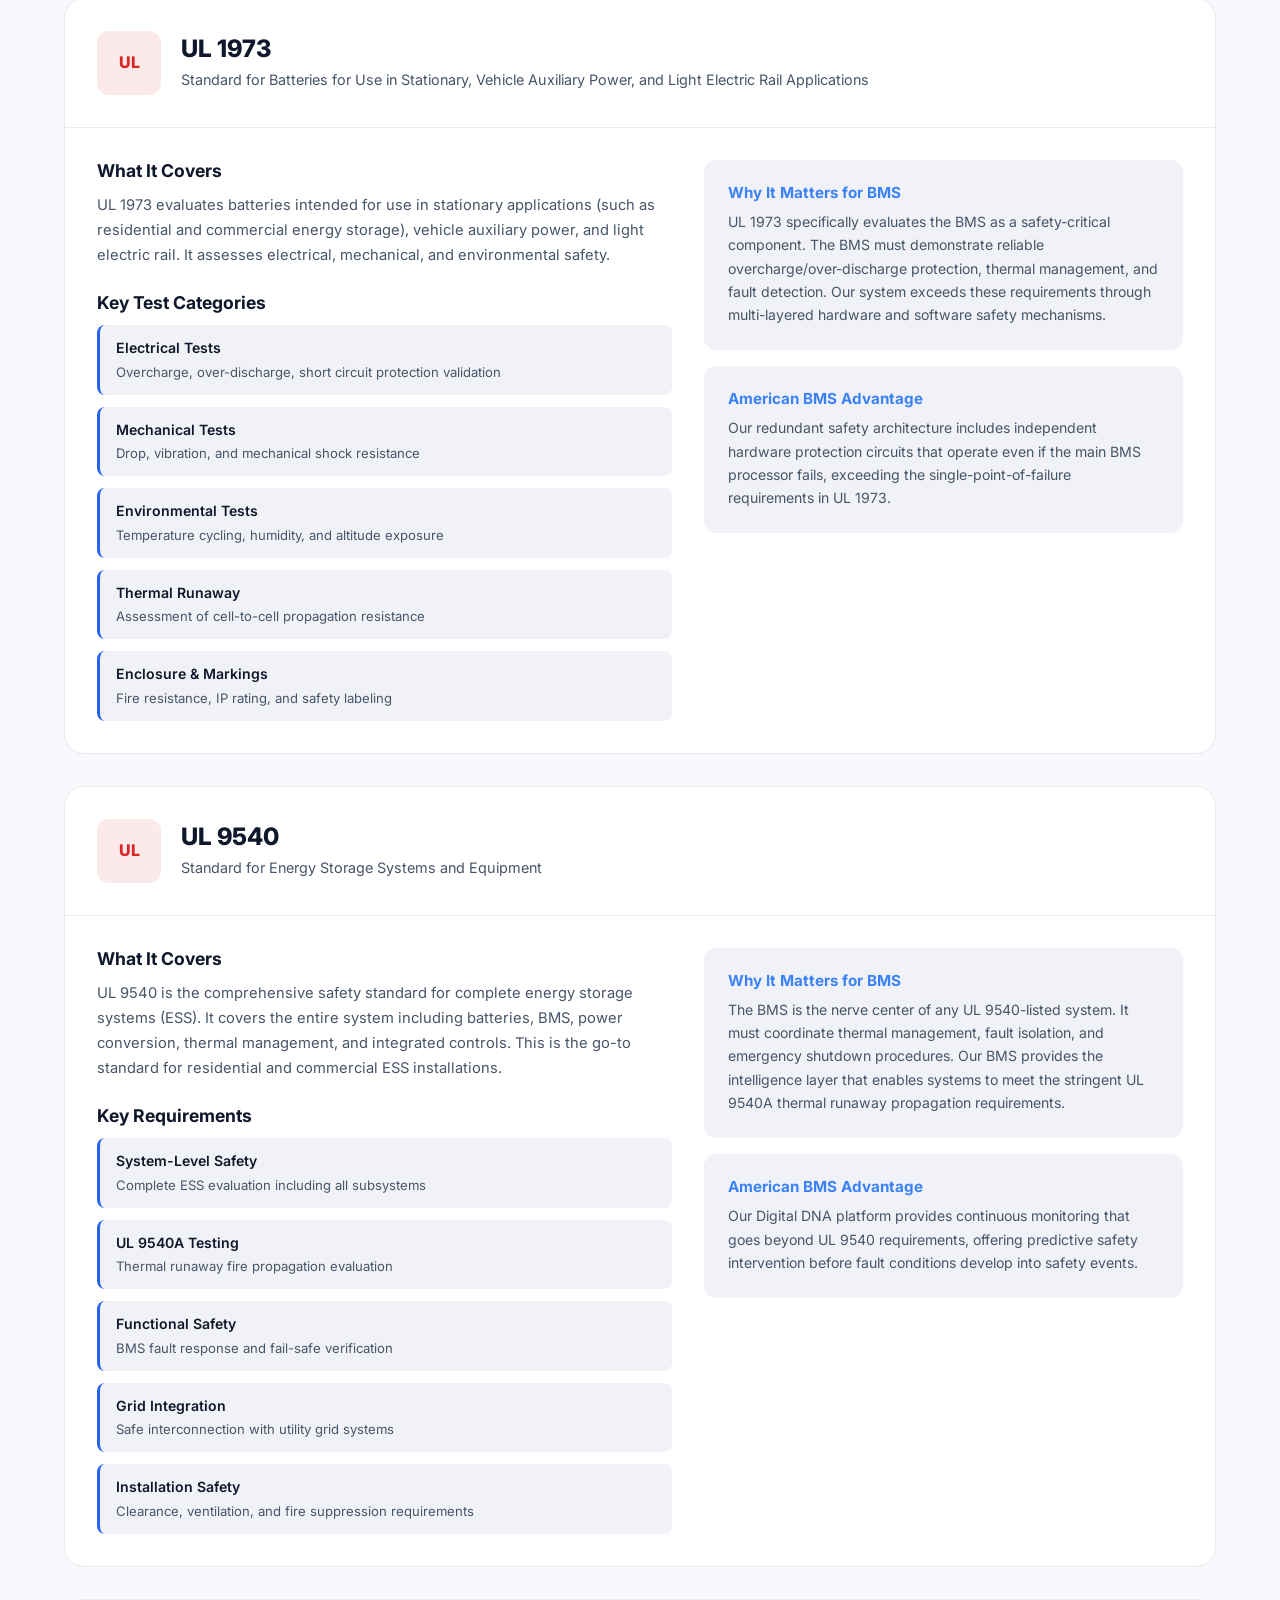
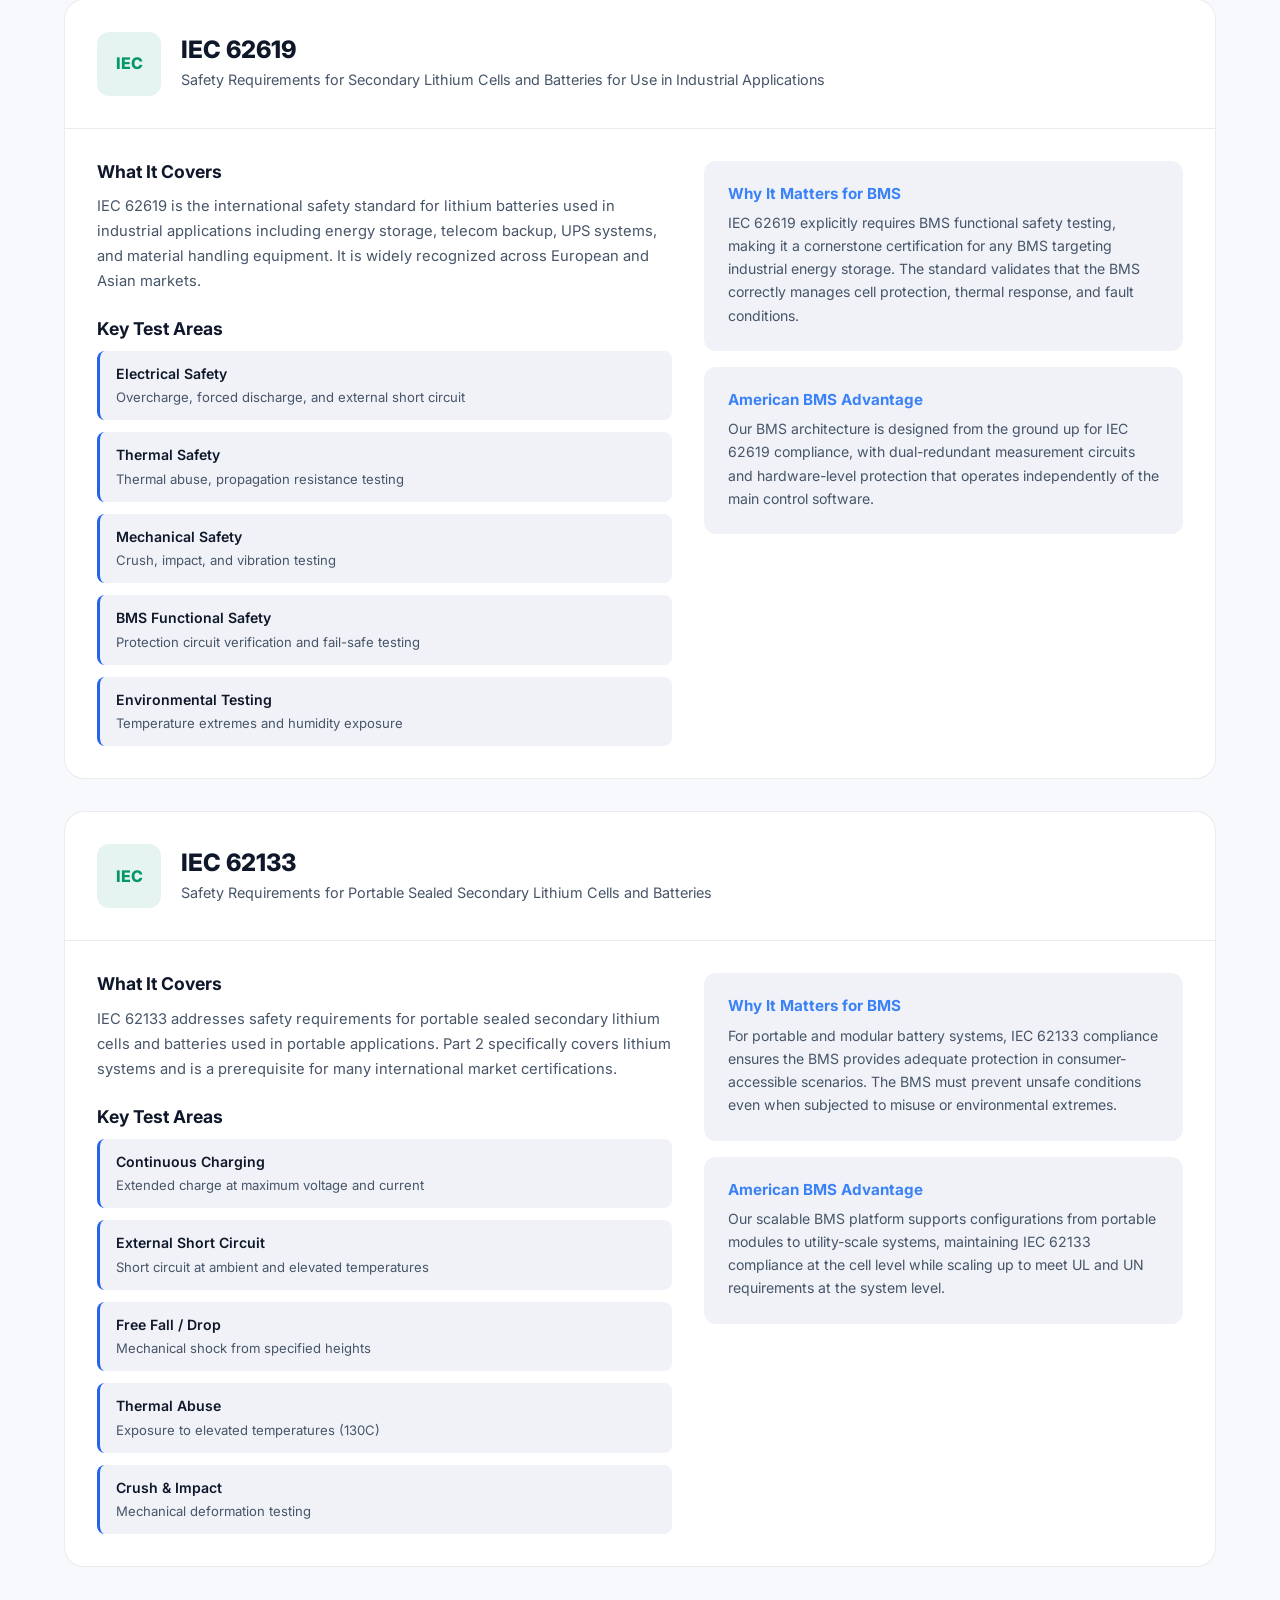
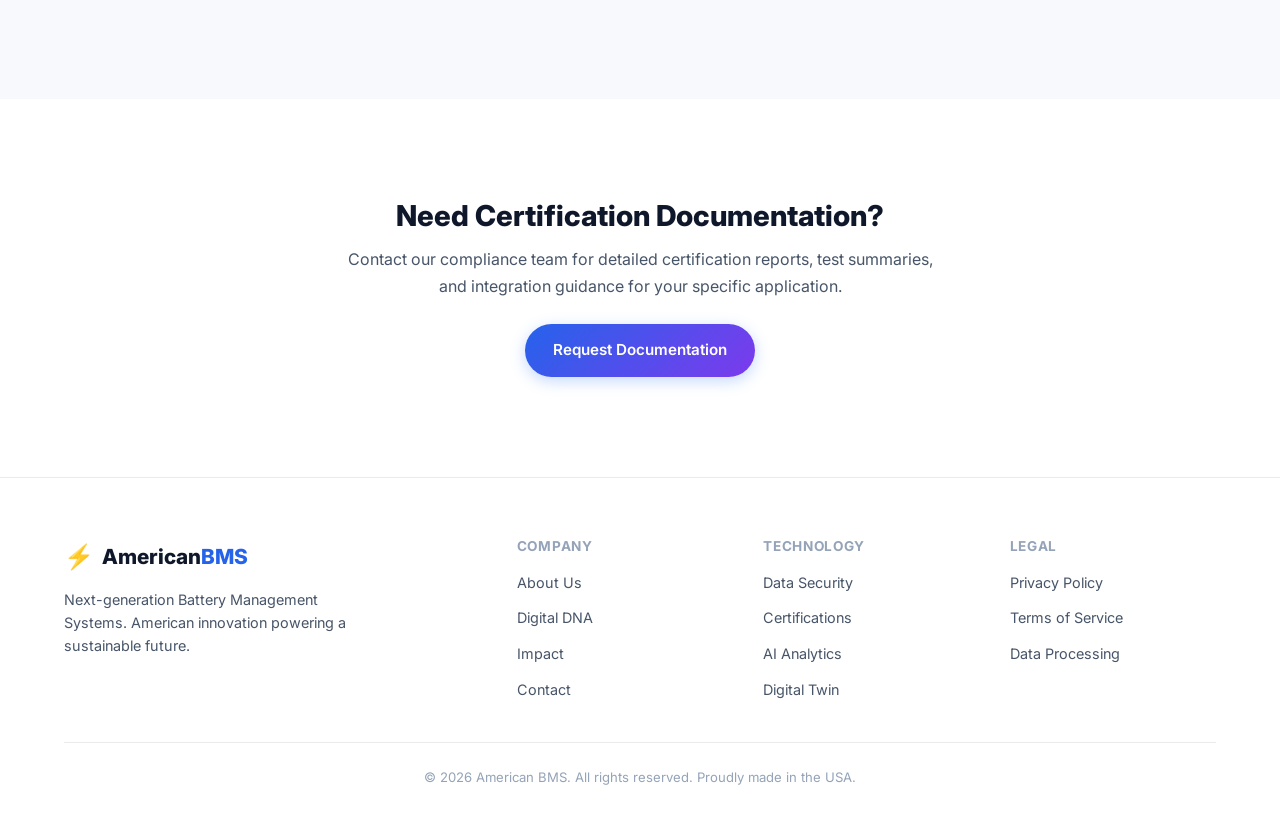
<file: certifications.html>
<!DOCTYPE html>
<html lang="en" data-theme="dark">
<head>
    <meta charset="UTF-8">
    <meta name="viewport" content="width=device-width, initial-scale=1.0">
    <title>Certifications | American BMS</title>
    <meta name="description" content="American BMS certifications: UN 38.3, UL 1973, UL 9540, IEC 62619, IEC 62133. Meeting the highest global standards for battery management systems.">
    <link rel="preconnect" href="https://fonts.googleapis.com">
    <link rel="preconnect" href="https://fonts.gstatic.com" crossorigin>
    <link href="https://fonts.googleapis.com/css2?family=Inter:wght@300;400;500;600;700;800;900&display=swap" rel="stylesheet">
    <link rel="stylesheet" href="css/styles.css">
    <link rel="icon" type="image/svg+xml" href="data:image/svg+xml,<svg xmlns='http://www.w3.org/2000/svg' viewBox='0 0 100 100'><text y='.9em' font-size='90'>&#9889;</text></svg>">
</head>
<body>
    <!-- Navigation -->
    <nav class="navbar" id="navbar">
        <div class="container nav-container">
            <a href="index.html" class="nav-logo">
                <span class="logo-icon">&#9889;</span>
                <span class="logo-text">American<span class="logo-accent">BMS</span></span>
            </a>
            <ul class="nav-links" id="navLinks">
                <li><a href="index.html#about">About</a></li>
                <li><a href="index.html#digital-dna">Digital DNA</a></li>
                <li><a href="ai-analytics.html">AI Analytics</a></li>
                <li><a href="digital-twin.html">Digital Twin</a></li>
                <li><a href="certifications.html" class="active">Certifications</a></li>
                <li><a href="index.html#contact" class="nav-cta">Contact Us</a></li>
            </ul>
            <div class="nav-actions">
                <button class="theme-toggle" id="themeToggle" aria-label="Toggle theme">
                    <span class="theme-icon sun">&#9728;&#65039;</span>
                    <span class="theme-icon moon">&#127769;</span>
                </button>
                <button class="mobile-toggle" id="mobileToggle" aria-label="Toggle menu">
                    <span class="hamburger"></span>
                </button>
            </div>
        </div>
    </nav>

    <!-- Page Hero -->
    <section class="page-hero">
        <div class="hero-bg">
            <div class="hero-grid"></div>
            <div class="hero-glow"></div>
        </div>
        <div class="container">
            <div class="hero-badge">
                <span class="badge-dot"></span>
                Compliance & Safety
            </div>
            <h1 class="hero-title">Global <span class="gradient-text">Certifications</span></h1>
            <p class="hero-subtitle">
                American BMS meets the most rigorous international safety, performance, and transport
                standards for battery management systems. Our commitment to compliance ensures
                safe, reliable, and globally deployable energy storage solutions.
            </p>
        </div>
    </section>

    <!-- Certifications Content -->
    <section class="section">
        <div class="container">
            <!-- UN 38.3 -->
            <div class="cert-detail" id="un383">
                <div class="cert-detail-header">
                    <div class="cert-detail-badge">UN</div>
                    <div>
                        <h2>UN 38.3</h2>
                        <p class="cert-full-name">United Nations Manual of Tests and Criteria, Section 38.3</p>
                    </div>
                </div>
                <div class="cert-detail-body">
                    <div class="cert-detail-info">
                        <h3>What It Covers</h3>
                        <p>
                            UN 38.3 is the internationally recognized standard for the safe transport of lithium
                            metal and lithium-ion batteries. It mandates a series of eight rigorous tests that
                            simulate conditions batteries may encounter during transportation.
                        </p>
                        <h3>Test Requirements</h3>
                        <ul class="cert-tests">
                            <li>
                                <strong>T.1 Altitude Simulation</strong>
                                <span>Low-pressure conditions simulating air transport at 15,000m</span>
                            </li>
                            <li>
                                <strong>T.2 Thermal Test</strong>
                                <span>Rapid temperature cycling between 75C and -40C</span>
                            </li>
                            <li>
                                <strong>T.3 Vibration</strong>
                                <span>Sinusoidal vibration simulating transport conditions</span>
                            </li>
                            <li>
                                <strong>T.4 Shock</strong>
                                <span>Half-sine shock pulses in multiple orientations</span>
                            </li>
                            <li>
                                <strong>T.5 External Short Circuit</strong>
                                <span>Short circuit at 55C with less than 0.1 ohm resistance</span>
                            </li>
                            <li>
                                <strong>T.6 Impact / Crush</strong>
                                <span>Mechanical crush or impact testing</span>
                            </li>
                            <li>
                                <strong>T.7 Overcharge</strong>
                                <span>Charging at twice the recommended current</span>
                            </li>
                            <li>
                                <strong>T.8 Forced Discharge</strong>
                                <span>Forced discharge with external power source</span>
                            </li>
                        </ul>
                    </div>
                    <div class="cert-detail-relevance">
                        <div class="relevance-card">
                            <h4>Why It Matters for BMS</h4>
                            <p>
                                The BMS plays a critical role in ensuring batteries pass UN 38.3 by providing
                                protection against overcharge, over-discharge, short circuit, and thermal events.
                                Our BMS firmware includes specific safety protocols that activate during the
                                extreme conditions tested under UN 38.3.
                            </p>
                        </div>
                        <div class="relevance-card">
                            <h4>American BMS Advantage</h4>
                            <p>
                                Our integrated approach means the BMS is tested as part of the complete battery
                                system, not as an afterthought. This ensures seamless protection coordination
                                between hardware, firmware, and Digital DNA analytics.
                            </p>
                        </div>
                    </div>
                </div>
            </div>

            <!-- UL 1973 -->
            <div class="cert-detail" id="ul1973">
                <div class="cert-detail-header">
                    <div class="cert-detail-badge ul">UL</div>
                    <div>
                        <h2>UL 1973</h2>
                        <p class="cert-full-name">Standard for Batteries for Use in Stationary, Vehicle Auxiliary Power, and Light Electric Rail Applications</p>
                    </div>
                </div>
                <div class="cert-detail-body">
                    <div class="cert-detail-info">
                        <h3>What It Covers</h3>
                        <p>
                            UL 1973 evaluates batteries intended for use in stationary applications (such as
                            residential and commercial energy storage), vehicle auxiliary power, and light
                            electric rail. It assesses electrical, mechanical, and environmental safety.
                        </p>
                        <h3>Key Test Categories</h3>
                        <ul class="cert-tests">
                            <li>
                                <strong>Electrical Tests</strong>
                                <span>Overcharge, over-discharge, short circuit protection validation</span>
                            </li>
                            <li>
                                <strong>Mechanical Tests</strong>
                                <span>Drop, vibration, and mechanical shock resistance</span>
                            </li>
                            <li>
                                <strong>Environmental Tests</strong>
                                <span>Temperature cycling, humidity, and altitude exposure</span>
                            </li>
                            <li>
                                <strong>Thermal Runaway</strong>
                                <span>Assessment of cell-to-cell propagation resistance</span>
                            </li>
                            <li>
                                <strong>Enclosure & Markings</strong>
                                <span>Fire resistance, IP rating, and safety labeling</span>
                            </li>
                        </ul>
                    </div>
                    <div class="cert-detail-relevance">
                        <div class="relevance-card">
                            <h4>Why It Matters for BMS</h4>
                            <p>
                                UL 1973 specifically evaluates the BMS as a safety-critical component. The BMS
                                must demonstrate reliable overcharge/over-discharge protection, thermal management,
                                and fault detection. Our system exceeds these requirements through multi-layered
                                hardware and software safety mechanisms.
                            </p>
                        </div>
                        <div class="relevance-card">
                            <h4>American BMS Advantage</h4>
                            <p>
                                Our redundant safety architecture includes independent hardware protection
                                circuits that operate even if the main BMS processor fails, exceeding the
                                single-point-of-failure requirements in UL 1973.
                            </p>
                        </div>
                    </div>
                </div>
            </div>

            <!-- UL 9540 -->
            <div class="cert-detail" id="ul9540">
                <div class="cert-detail-header">
                    <div class="cert-detail-badge ul">UL</div>
                    <div>
                        <h2>UL 9540</h2>
                        <p class="cert-full-name">Standard for Energy Storage Systems and Equipment</p>
                    </div>
                </div>
                <div class="cert-detail-body">
                    <div class="cert-detail-info">
                        <h3>What It Covers</h3>
                        <p>
                            UL 9540 is the comprehensive safety standard for complete energy storage systems (ESS).
                            It covers the entire system including batteries, BMS, power conversion, thermal management,
                            and integrated controls. This is the go-to standard for residential and commercial ESS installations.
                        </p>
                        <h3>Key Requirements</h3>
                        <ul class="cert-tests">
                            <li>
                                <strong>System-Level Safety</strong>
                                <span>Complete ESS evaluation including all subsystems</span>
                            </li>
                            <li>
                                <strong>UL 9540A Testing</strong>
                                <span>Thermal runaway fire propagation evaluation</span>
                            </li>
                            <li>
                                <strong>Functional Safety</strong>
                                <span>BMS fault response and fail-safe verification</span>
                            </li>
                            <li>
                                <strong>Grid Integration</strong>
                                <span>Safe interconnection with utility grid systems</span>
                            </li>
                            <li>
                                <strong>Installation Safety</strong>
                                <span>Clearance, ventilation, and fire suppression requirements</span>
                            </li>
                        </ul>
                    </div>
                    <div class="cert-detail-relevance">
                        <div class="relevance-card">
                            <h4>Why It Matters for BMS</h4>
                            <p>
                                The BMS is the nerve center of any UL 9540-listed system. It must coordinate
                                thermal management, fault isolation, and emergency shutdown procedures. Our BMS
                                provides the intelligence layer that enables systems to meet the stringent
                                UL 9540A thermal runaway propagation requirements.
                            </p>
                        </div>
                        <div class="relevance-card">
                            <h4>American BMS Advantage</h4>
                            <p>
                                Our Digital DNA platform provides continuous monitoring that goes beyond
                                UL 9540 requirements, offering predictive safety intervention before
                                fault conditions develop into safety events.
                            </p>
                        </div>
                    </div>
                </div>
            </div>

            <!-- IEC 62619 -->
            <div class="cert-detail" id="iec62619">
                <div class="cert-detail-header">
                    <div class="cert-detail-badge iec">IEC</div>
                    <div>
                        <h2>IEC 62619</h2>
                        <p class="cert-full-name">Safety Requirements for Secondary Lithium Cells and Batteries for Use in Industrial Applications</p>
                    </div>
                </div>
                <div class="cert-detail-body">
                    <div class="cert-detail-info">
                        <h3>What It Covers</h3>
                        <p>
                            IEC 62619 is the international safety standard for lithium batteries used in industrial
                            applications including energy storage, telecom backup, UPS systems, and material handling
                            equipment. It is widely recognized across European and Asian markets.
                        </p>
                        <h3>Key Test Areas</h3>
                        <ul class="cert-tests">
                            <li>
                                <strong>Electrical Safety</strong>
                                <span>Overcharge, forced discharge, and external short circuit</span>
                            </li>
                            <li>
                                <strong>Thermal Safety</strong>
                                <span>Thermal abuse, propagation resistance testing</span>
                            </li>
                            <li>
                                <strong>Mechanical Safety</strong>
                                <span>Crush, impact, and vibration testing</span>
                            </li>
                            <li>
                                <strong>BMS Functional Safety</strong>
                                <span>Protection circuit verification and fail-safe testing</span>
                            </li>
                            <li>
                                <strong>Environmental Testing</strong>
                                <span>Temperature extremes and humidity exposure</span>
                            </li>
                        </ul>
                    </div>
                    <div class="cert-detail-relevance">
                        <div class="relevance-card">
                            <h4>Why It Matters for BMS</h4>
                            <p>
                                IEC 62619 explicitly requires BMS functional safety testing, making it a
                                cornerstone certification for any BMS targeting industrial energy storage.
                                The standard validates that the BMS correctly manages cell protection,
                                thermal response, and fault conditions.
                            </p>
                        </div>
                        <div class="relevance-card">
                            <h4>American BMS Advantage</h4>
                            <p>
                                Our BMS architecture is designed from the ground up for IEC 62619 compliance,
                                with dual-redundant measurement circuits and hardware-level protection that
                                operates independently of the main control software.
                            </p>
                        </div>
                    </div>
                </div>
            </div>

            <!-- IEC 62133 -->
            <div class="cert-detail" id="iec62133">
                <div class="cert-detail-header">
                    <div class="cert-detail-badge iec">IEC</div>
                    <div>
                        <h2>IEC 62133</h2>
                        <p class="cert-full-name">Safety Requirements for Portable Sealed Secondary Lithium Cells and Batteries</p>
                    </div>
                </div>
                <div class="cert-detail-body">
                    <div class="cert-detail-info">
                        <h3>What It Covers</h3>
                        <p>
                            IEC 62133 addresses safety requirements for portable sealed secondary lithium cells
                            and batteries used in portable applications. Part 2 specifically covers lithium systems
                            and is a prerequisite for many international market certifications.
                        </p>
                        <h3>Key Test Areas</h3>
                        <ul class="cert-tests">
                            <li>
                                <strong>Continuous Charging</strong>
                                <span>Extended charge at maximum voltage and current</span>
                            </li>
                            <li>
                                <strong>External Short Circuit</strong>
                                <span>Short circuit at ambient and elevated temperatures</span>
                            </li>
                            <li>
                                <strong>Free Fall / Drop</strong>
                                <span>Mechanical shock from specified heights</span>
                            </li>
                            <li>
                                <strong>Thermal Abuse</strong>
                                <span>Exposure to elevated temperatures (130C)</span>
                            </li>
                            <li>
                                <strong>Crush & Impact</strong>
                                <span>Mechanical deformation testing</span>
                            </li>
                        </ul>
                    </div>
                    <div class="cert-detail-relevance">
                        <div class="relevance-card">
                            <h4>Why It Matters for BMS</h4>
                            <p>
                                For portable and modular battery systems, IEC 62133 compliance ensures the BMS
                                provides adequate protection in consumer-accessible scenarios. The BMS must
                                prevent unsafe conditions even when subjected to misuse or environmental extremes.
                            </p>
                        </div>
                        <div class="relevance-card">
                            <h4>American BMS Advantage</h4>
                            <p>
                                Our scalable BMS platform supports configurations from portable modules to
                                utility-scale systems, maintaining IEC 62133 compliance at the cell level
                                while scaling up to meet UL and UN requirements at the system level.
                            </p>
                        </div>
                    </div>
                </div>
            </div>
        </div>
    </section>

    <!-- CTA Section -->
    <section class="section section-alt">
        <div class="container">
            <div class="cta-block">
                <h2>Need Certification Documentation?</h2>
                <p>Contact our compliance team for detailed certification reports, test summaries, and integration guidance for your specific application.</p>
                <a href="index.html#contact" class="btn btn-primary">Request Documentation</a>
            </div>
        </div>
    </section>

    <!-- Footer -->
    <footer class="footer">
        <div class="container">
            <div class="footer-grid">
                <div class="footer-brand">
                    <a href="index.html" class="nav-logo">
                        <span class="logo-icon">&#9889;</span>
                        <span class="logo-text">American<span class="logo-accent">BMS</span></span>
                    </a>
                    <p>Next-generation Battery Management Systems. American innovation powering a sustainable future.</p>
                </div>
                <div class="footer-links">
                    <h4>Company</h4>
                    <ul>
                        <li><a href="index.html#about">About Us</a></li>
                        <li><a href="index.html#digital-dna">Digital DNA</a></li>
                        <li><a href="index.html#impact">Impact</a></li>
                        <li><a href="index.html#contact">Contact</a></li>
                    </ul>
                </div>
                <div class="footer-links">
                    <h4>Technology</h4>
                    <ul>
                        <li><a href="index.html#security">Data Security</a></li>
                        <li><a href="certifications.html">Certifications</a></li>
                        <li><a href="ai-analytics.html">AI Analytics</a></li>
                        <li><a href="digital-twin.html">Digital Twin</a></li>
                    </ul>
                </div>
                <div class="footer-links">
                    <h4>Legal</h4>
                    <ul>
                        <li><a href="privacy-policy.html">Privacy Policy</a></li>
                        <li><a href="terms-of-service.html">Terms of Service</a></li>
                        <li><a href="data-processing.html">Data Processing</a></li>
                    </ul>
                </div>
            </div>
            <div class="footer-bottom">
                <p>&copy; 2026 American BMS. All rights reserved. Proudly made in the USA.</p>
            </div>
        </div>
    </footer>

    <script src="js/main.js"></script>
</body>
</html>
</file>
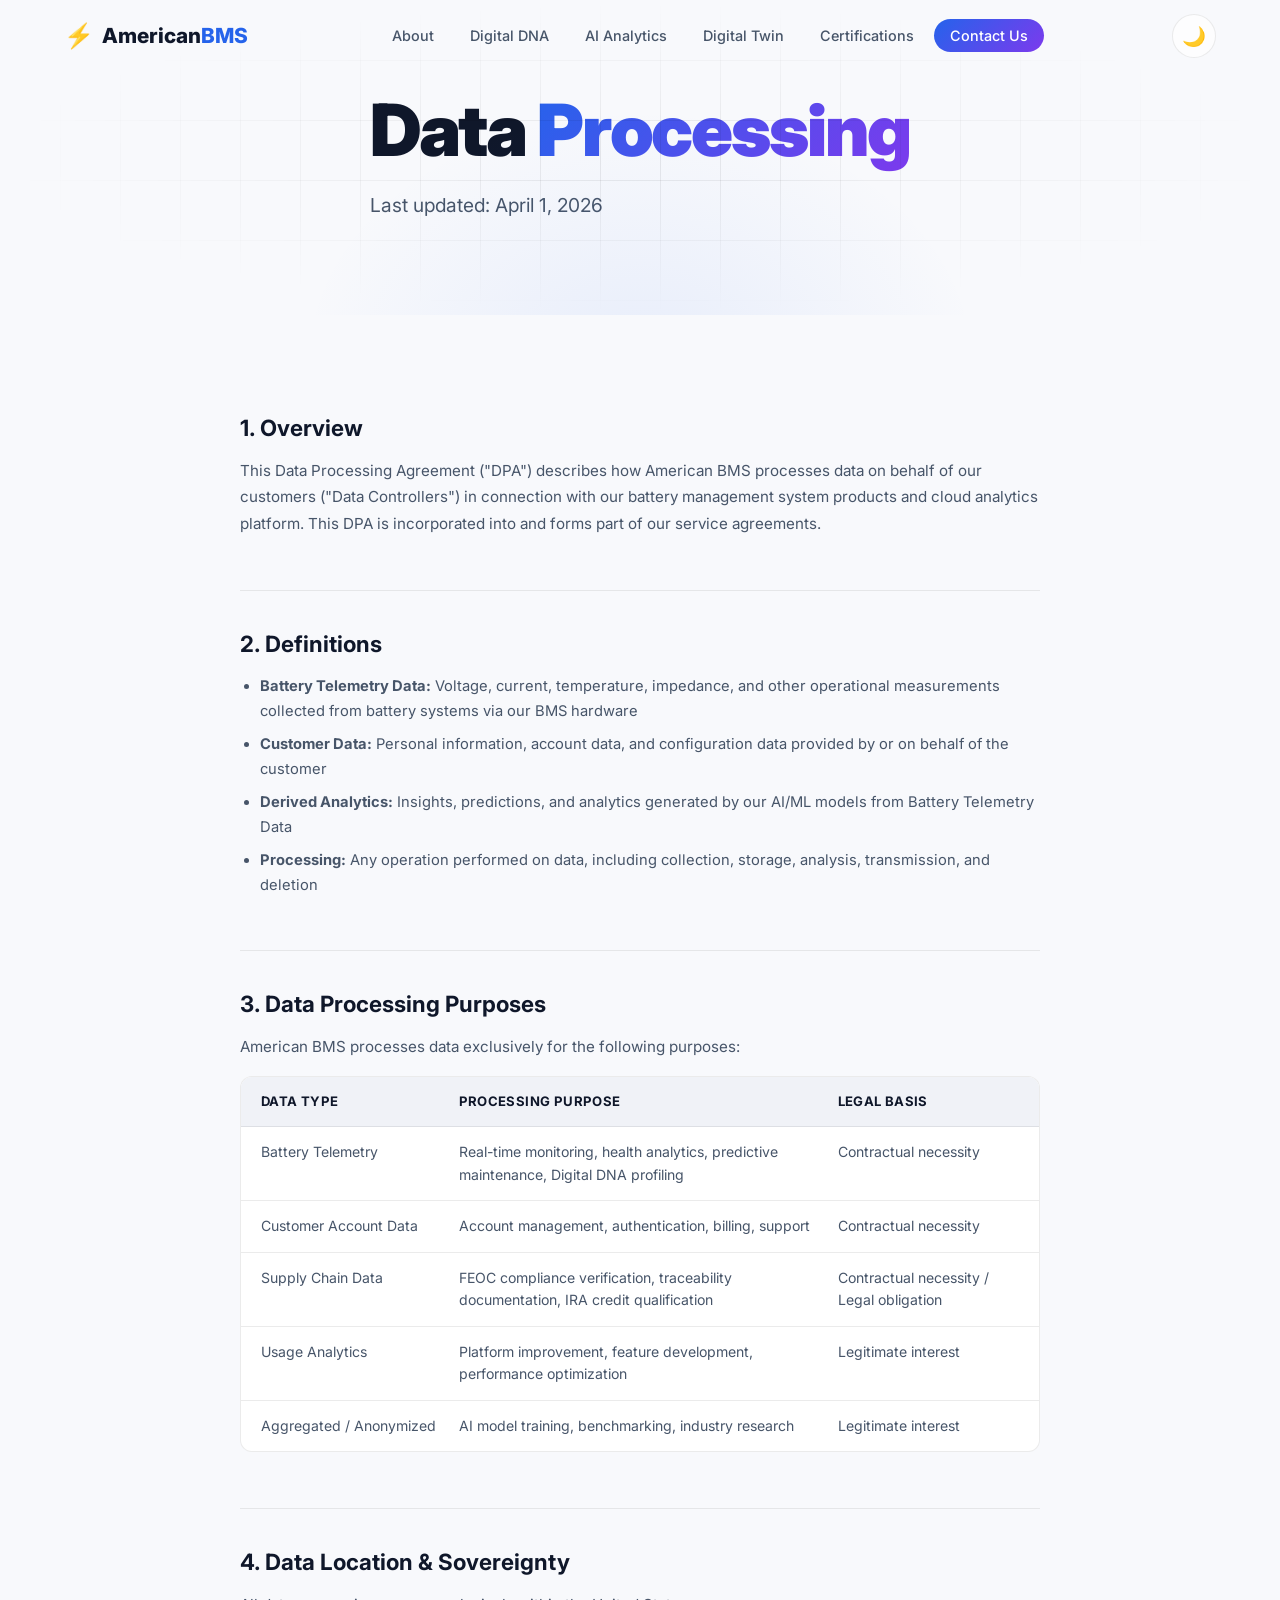
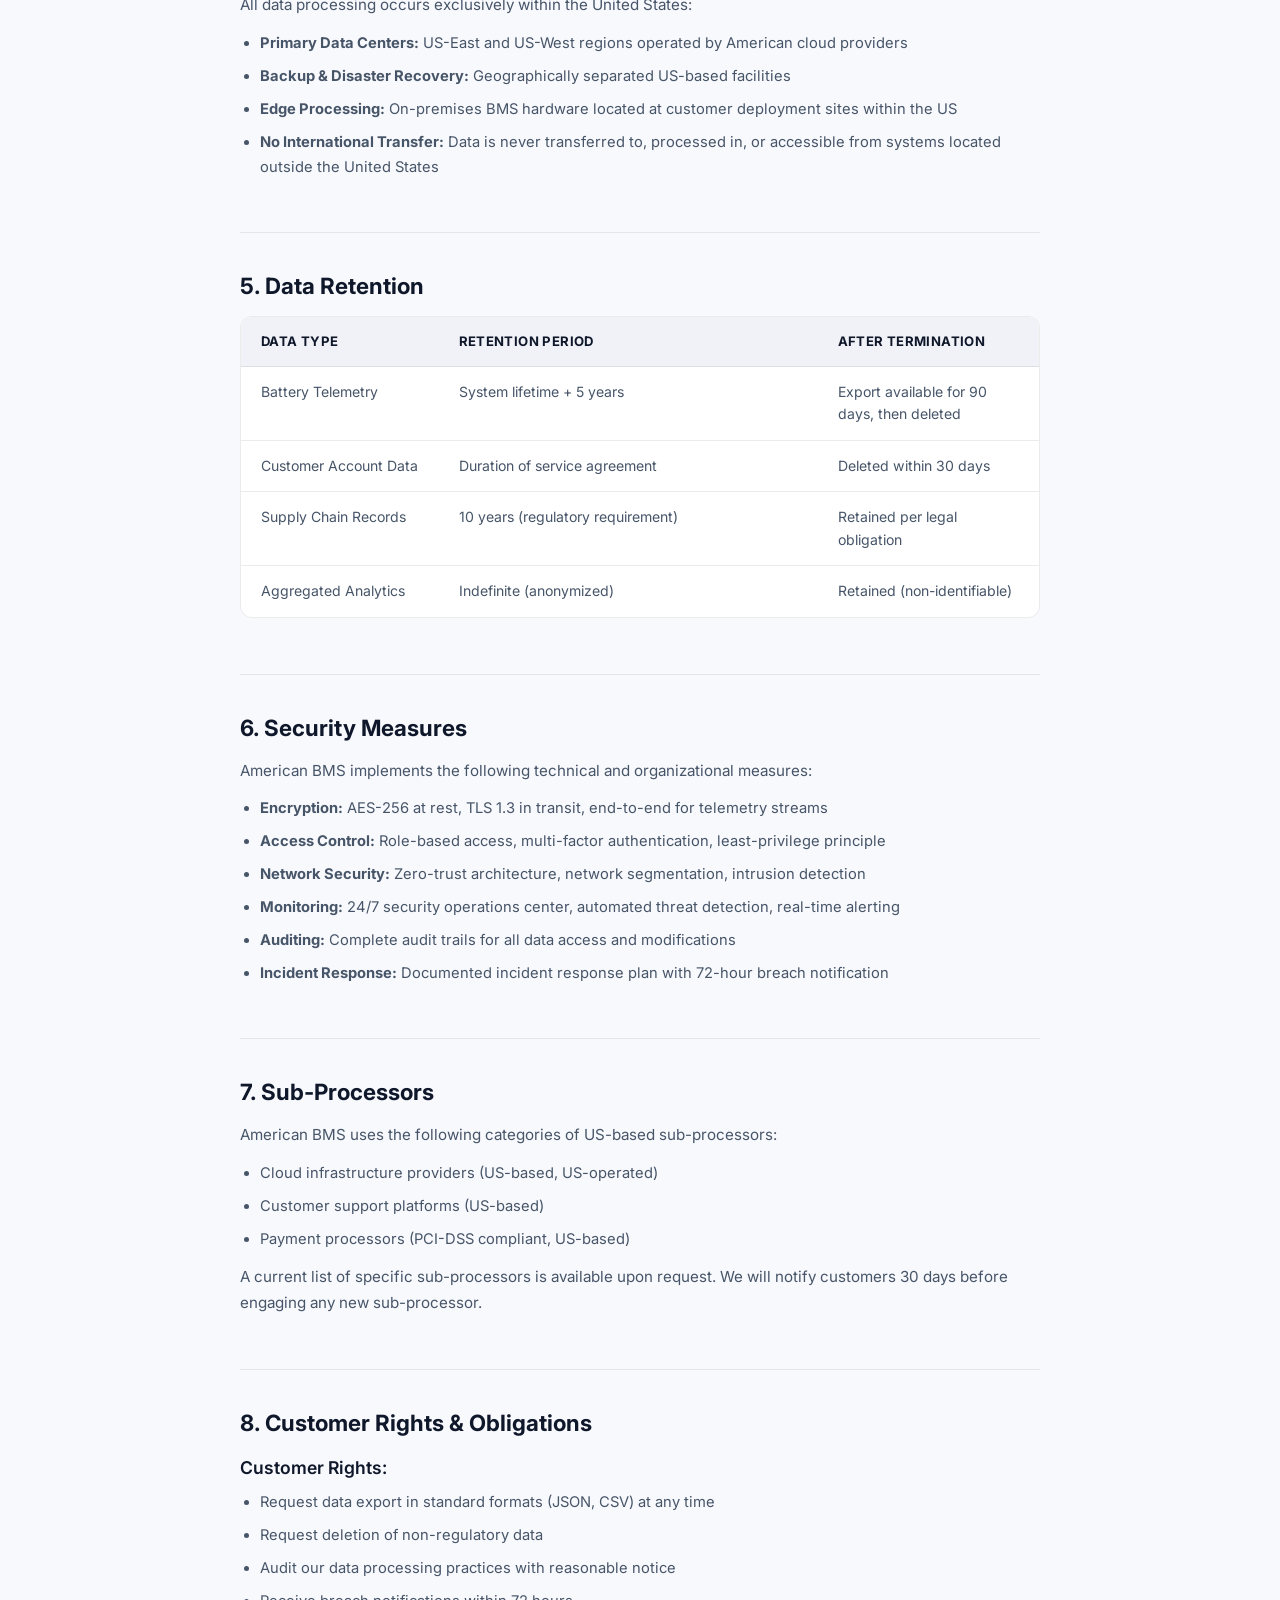
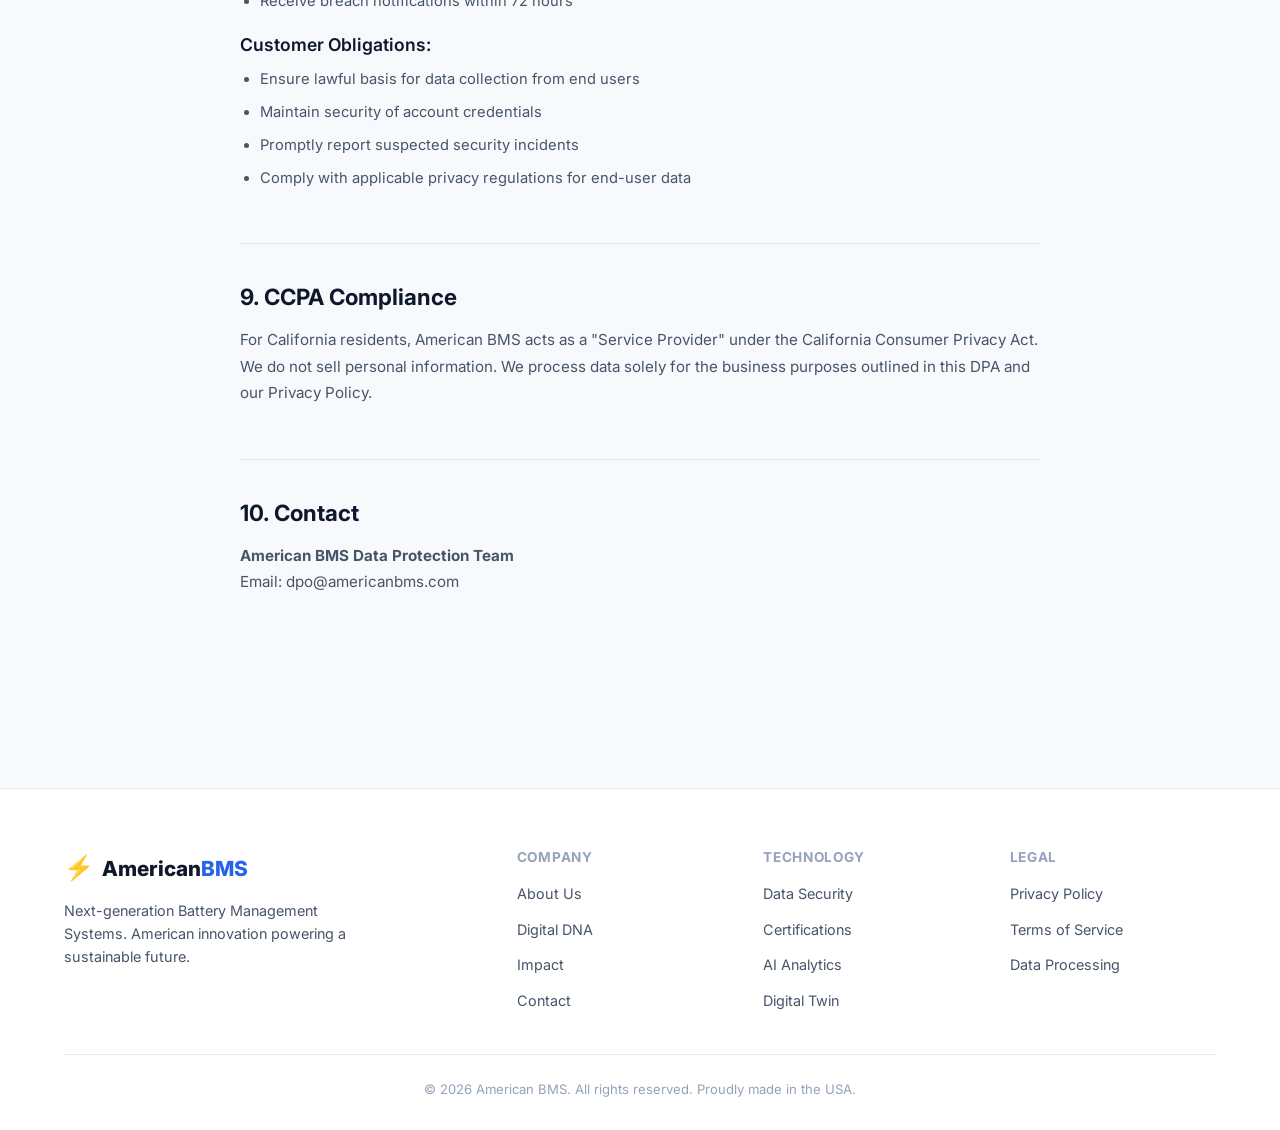
<file: data-processing.html>
<!DOCTYPE html>
<html lang="en" data-theme="dark">
<head>
    <meta charset="UTF-8">
    <meta name="viewport" content="width=device-width, initial-scale=1.0">
    <title>Data Processing | American BMS</title>
    <meta name="description" content="American BMS data processing agreement. How we process battery telemetry and customer data on American cloud infrastructure.">
    <link rel="preconnect" href="https://fonts.googleapis.com">
    <link rel="preconnect" href="https://fonts.gstatic.com" crossorigin>
    <link href="https://fonts.googleapis.com/css2?family=Inter:wght@300;400;500;600;700;800;900&display=swap" rel="stylesheet">
    <link rel="stylesheet" href="css/styles.css">
    <link rel="icon" type="image/svg+xml" href="data:image/svg+xml,<svg xmlns='http://www.w3.org/2000/svg' viewBox='0 0 100 100'><text y='.9em' font-size='90'>&#9889;</text></svg>">
</head>
<body>
    <nav class="navbar" id="navbar">
        <div class="container nav-container">
            <a href="index.html" class="nav-logo"><span class="logo-icon">&#9889;</span><span class="logo-text">American<span class="logo-accent">BMS</span></span></a>
            <ul class="nav-links" id="navLinks">
                <li><a href="index.html#about">About</a></li>
                <li><a href="index.html#digital-dna">Digital DNA</a></li>
                <li><a href="ai-analytics.html">AI Analytics</a></li>
                <li><a href="digital-twin.html">Digital Twin</a></li>
                <li><a href="certifications.html">Certifications</a></li>
                <li><a href="index.html#contact" class="nav-cta">Contact Us</a></li>
            </ul>
            <div class="nav-actions">
                <button class="theme-toggle" id="themeToggle" aria-label="Toggle theme"><span class="theme-icon sun">&#9728;&#65039;</span><span class="theme-icon moon">&#127769;</span></button>
                <button class="mobile-toggle" id="mobileToggle" aria-label="Toggle menu"><span class="hamburger"></span></button>
            </div>
        </div>
    </nav>

    <section class="page-hero page-hero-sm">
        <div class="hero-bg"><div class="hero-grid"></div><div class="hero-glow"></div></div>
        <div class="container">
            <h1 class="hero-title">Data <span class="gradient-text">Processing</span></h1>
            <p class="hero-subtitle">Last updated: April 1, 2026</p>
        </div>
    </section>

    <section class="section">
        <div class="container">
            <div class="legal-content">
                <div class="legal-section">
                    <h2>1. Overview</h2>
                    <p>This Data Processing Agreement ("DPA") describes how American BMS processes data on behalf of our customers ("Data Controllers") in connection with our battery management system products and cloud analytics platform. This DPA is incorporated into and forms part of our service agreements.</p>
                </div>

                <div class="legal-section">
                    <h2>2. Definitions</h2>
                    <ul>
                        <li><strong>Battery Telemetry Data:</strong> Voltage, current, temperature, impedance, and other operational measurements collected from battery systems via our BMS hardware</li>
                        <li><strong>Customer Data:</strong> Personal information, account data, and configuration data provided by or on behalf of the customer</li>
                        <li><strong>Derived Analytics:</strong> Insights, predictions, and analytics generated by our AI/ML models from Battery Telemetry Data</li>
                        <li><strong>Processing:</strong> Any operation performed on data, including collection, storage, analysis, transmission, and deletion</li>
                    </ul>
                </div>

                <div class="legal-section">
                    <h2>3. Data Processing Purposes</h2>
                    <p>American BMS processes data exclusively for the following purposes:</p>
                    <div class="legal-table">
                        <div class="legal-table-row header">
                            <span>Data Type</span>
                            <span>Processing Purpose</span>
                            <span>Legal Basis</span>
                        </div>
                        <div class="legal-table-row">
                            <span>Battery Telemetry</span>
                            <span>Real-time monitoring, health analytics, predictive maintenance, Digital DNA profiling</span>
                            <span>Contractual necessity</span>
                        </div>
                        <div class="legal-table-row">
                            <span>Customer Account Data</span>
                            <span>Account management, authentication, billing, support</span>
                            <span>Contractual necessity</span>
                        </div>
                        <div class="legal-table-row">
                            <span>Supply Chain Data</span>
                            <span>FEOC compliance verification, traceability documentation, IRA credit qualification</span>
                            <span>Contractual necessity / Legal obligation</span>
                        </div>
                        <div class="legal-table-row">
                            <span>Usage Analytics</span>
                            <span>Platform improvement, feature development, performance optimization</span>
                            <span>Legitimate interest</span>
                        </div>
                        <div class="legal-table-row">
                            <span>Aggregated / Anonymized</span>
                            <span>AI model training, benchmarking, industry research</span>
                            <span>Legitimate interest</span>
                        </div>
                    </div>
                </div>

                <div class="legal-section">
                    <h2>4. Data Location &amp; Sovereignty</h2>
                    <p>All data processing occurs exclusively within the United States:</p>
                    <ul>
                        <li><strong>Primary Data Centers:</strong> US-East and US-West regions operated by American cloud providers</li>
                        <li><strong>Backup &amp; Disaster Recovery:</strong> Geographically separated US-based facilities</li>
                        <li><strong>Edge Processing:</strong> On-premises BMS hardware located at customer deployment sites within the US</li>
                        <li><strong>No International Transfer:</strong> Data is never transferred to, processed in, or accessible from systems located outside the United States</li>
                    </ul>
                </div>

                <div class="legal-section">
                    <h2>5. Data Retention</h2>
                    <div class="legal-table">
                        <div class="legal-table-row header">
                            <span>Data Type</span>
                            <span>Retention Period</span>
                            <span>After Termination</span>
                        </div>
                        <div class="legal-table-row">
                            <span>Battery Telemetry</span>
                            <span>System lifetime + 5 years</span>
                            <span>Export available for 90 days, then deleted</span>
                        </div>
                        <div class="legal-table-row">
                            <span>Customer Account Data</span>
                            <span>Duration of service agreement</span>
                            <span>Deleted within 30 days</span>
                        </div>
                        <div class="legal-table-row">
                            <span>Supply Chain Records</span>
                            <span>10 years (regulatory requirement)</span>
                            <span>Retained per legal obligation</span>
                        </div>
                        <div class="legal-table-row">
                            <span>Aggregated Analytics</span>
                            <span>Indefinite (anonymized)</span>
                            <span>Retained (non-identifiable)</span>
                        </div>
                    </div>
                </div>

                <div class="legal-section">
                    <h2>6. Security Measures</h2>
                    <p>American BMS implements the following technical and organizational measures:</p>
                    <ul>
                        <li><strong>Encryption:</strong> AES-256 at rest, TLS 1.3 in transit, end-to-end for telemetry streams</li>
                        <li><strong>Access Control:</strong> Role-based access, multi-factor authentication, least-privilege principle</li>
                        <li><strong>Network Security:</strong> Zero-trust architecture, network segmentation, intrusion detection</li>
                        <li><strong>Monitoring:</strong> 24/7 security operations center, automated threat detection, real-time alerting</li>
                        <li><strong>Auditing:</strong> Complete audit trails for all data access and modifications</li>
                        <li><strong>Incident Response:</strong> Documented incident response plan with 72-hour breach notification</li>
                    </ul>
                </div>

                <div class="legal-section">
                    <h2>7. Sub-Processors</h2>
                    <p>American BMS uses the following categories of US-based sub-processors:</p>
                    <ul>
                        <li>Cloud infrastructure providers (US-based, US-operated)</li>
                        <li>Customer support platforms (US-based)</li>
                        <li>Payment processors (PCI-DSS compliant, US-based)</li>
                    </ul>
                    <p>A current list of specific sub-processors is available upon request. We will notify customers 30 days before engaging any new sub-processor.</p>
                </div>

                <div class="legal-section">
                    <h2>8. Customer Rights &amp; Obligations</h2>
                    <h3>Customer Rights:</h3>
                    <ul>
                        <li>Request data export in standard formats (JSON, CSV) at any time</li>
                        <li>Request deletion of non-regulatory data</li>
                        <li>Audit our data processing practices with reasonable notice</li>
                        <li>Receive breach notifications within 72 hours</li>
                    </ul>
                    <h3>Customer Obligations:</h3>
                    <ul>
                        <li>Ensure lawful basis for data collection from end users</li>
                        <li>Maintain security of account credentials</li>
                        <li>Promptly report suspected security incidents</li>
                        <li>Comply with applicable privacy regulations for end-user data</li>
                    </ul>
                </div>

                <div class="legal-section">
                    <h2>9. CCPA Compliance</h2>
                    <p>For California residents, American BMS acts as a "Service Provider" under the California Consumer Privacy Act. We do not sell personal information. We process data solely for the business purposes outlined in this DPA and our Privacy Policy.</p>
                </div>

                <div class="legal-section">
                    <h2>10. Contact</h2>
                    <p><strong>American BMS Data Protection Team</strong><br>
                    Email: dpo@americanbms.com</p>
                </div>
            </div>
        </div>
    </section>

    <footer class="footer">
        <div class="container">
            <div class="footer-grid">
                <div class="footer-brand"><a href="index.html" class="nav-logo"><span class="logo-icon">&#9889;</span><span class="logo-text">American<span class="logo-accent">BMS</span></span></a><p>Next-generation Battery Management Systems. American innovation powering a sustainable future.</p></div>
                <div class="footer-links"><h4>Company</h4><ul><li><a href="index.html#about">About Us</a></li><li><a href="index.html#digital-dna">Digital DNA</a></li><li><a href="index.html#impact">Impact</a></li><li><a href="index.html#contact">Contact</a></li></ul></div>
                <div class="footer-links"><h4>Technology</h4><ul><li><a href="index.html#security">Data Security</a></li><li><a href="certifications.html">Certifications</a></li><li><a href="ai-analytics.html">AI Analytics</a></li><li><a href="digital-twin.html">Digital Twin</a></li></ul></div>
                <div class="footer-links"><h4>Legal</h4><ul><li><a href="privacy-policy.html">Privacy Policy</a></li><li><a href="terms-of-service.html">Terms of Service</a></li><li><a href="data-processing.html">Data Processing</a></li></ul></div>
            </div>
            <div class="footer-bottom"><p>&copy; 2026 American BMS. All rights reserved. Proudly made in the USA.</p></div>
        </div>
    </footer>
    <script src="js/main.js"></script>
</body>
</html>
</file>
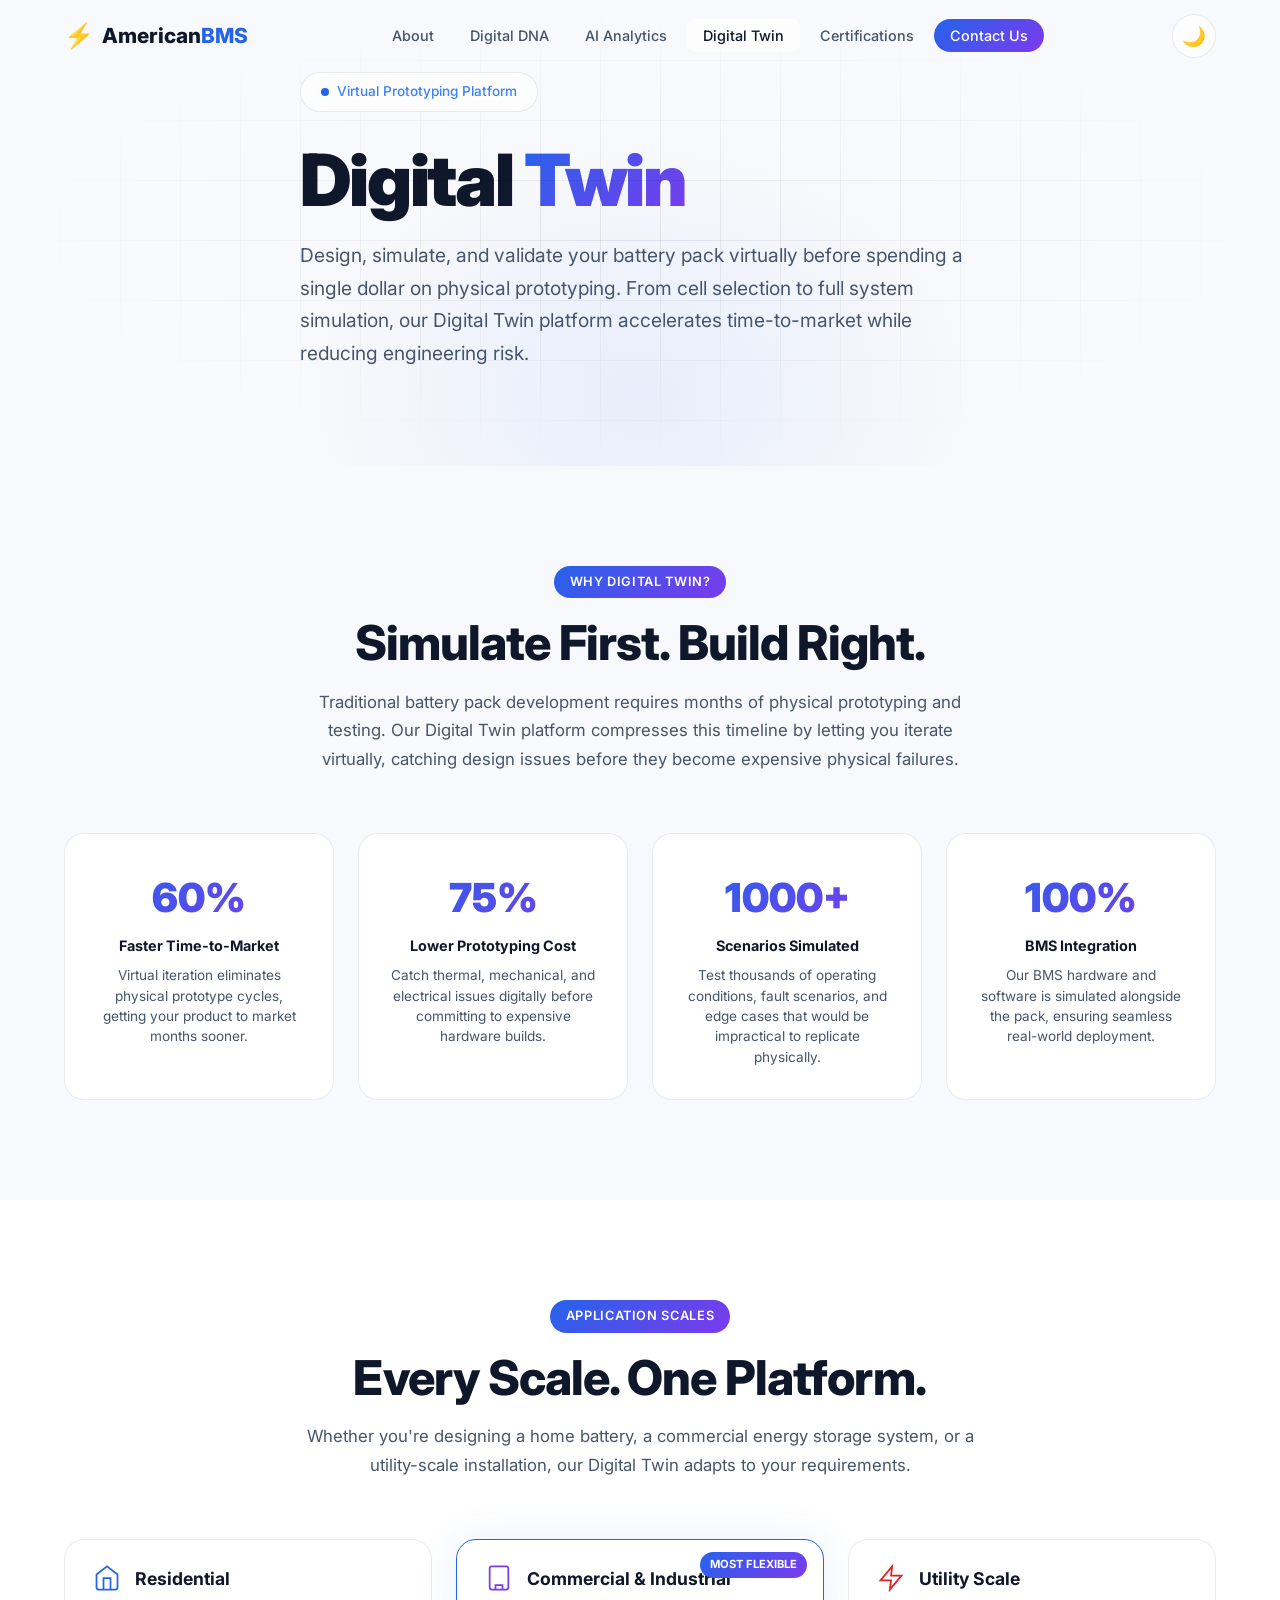
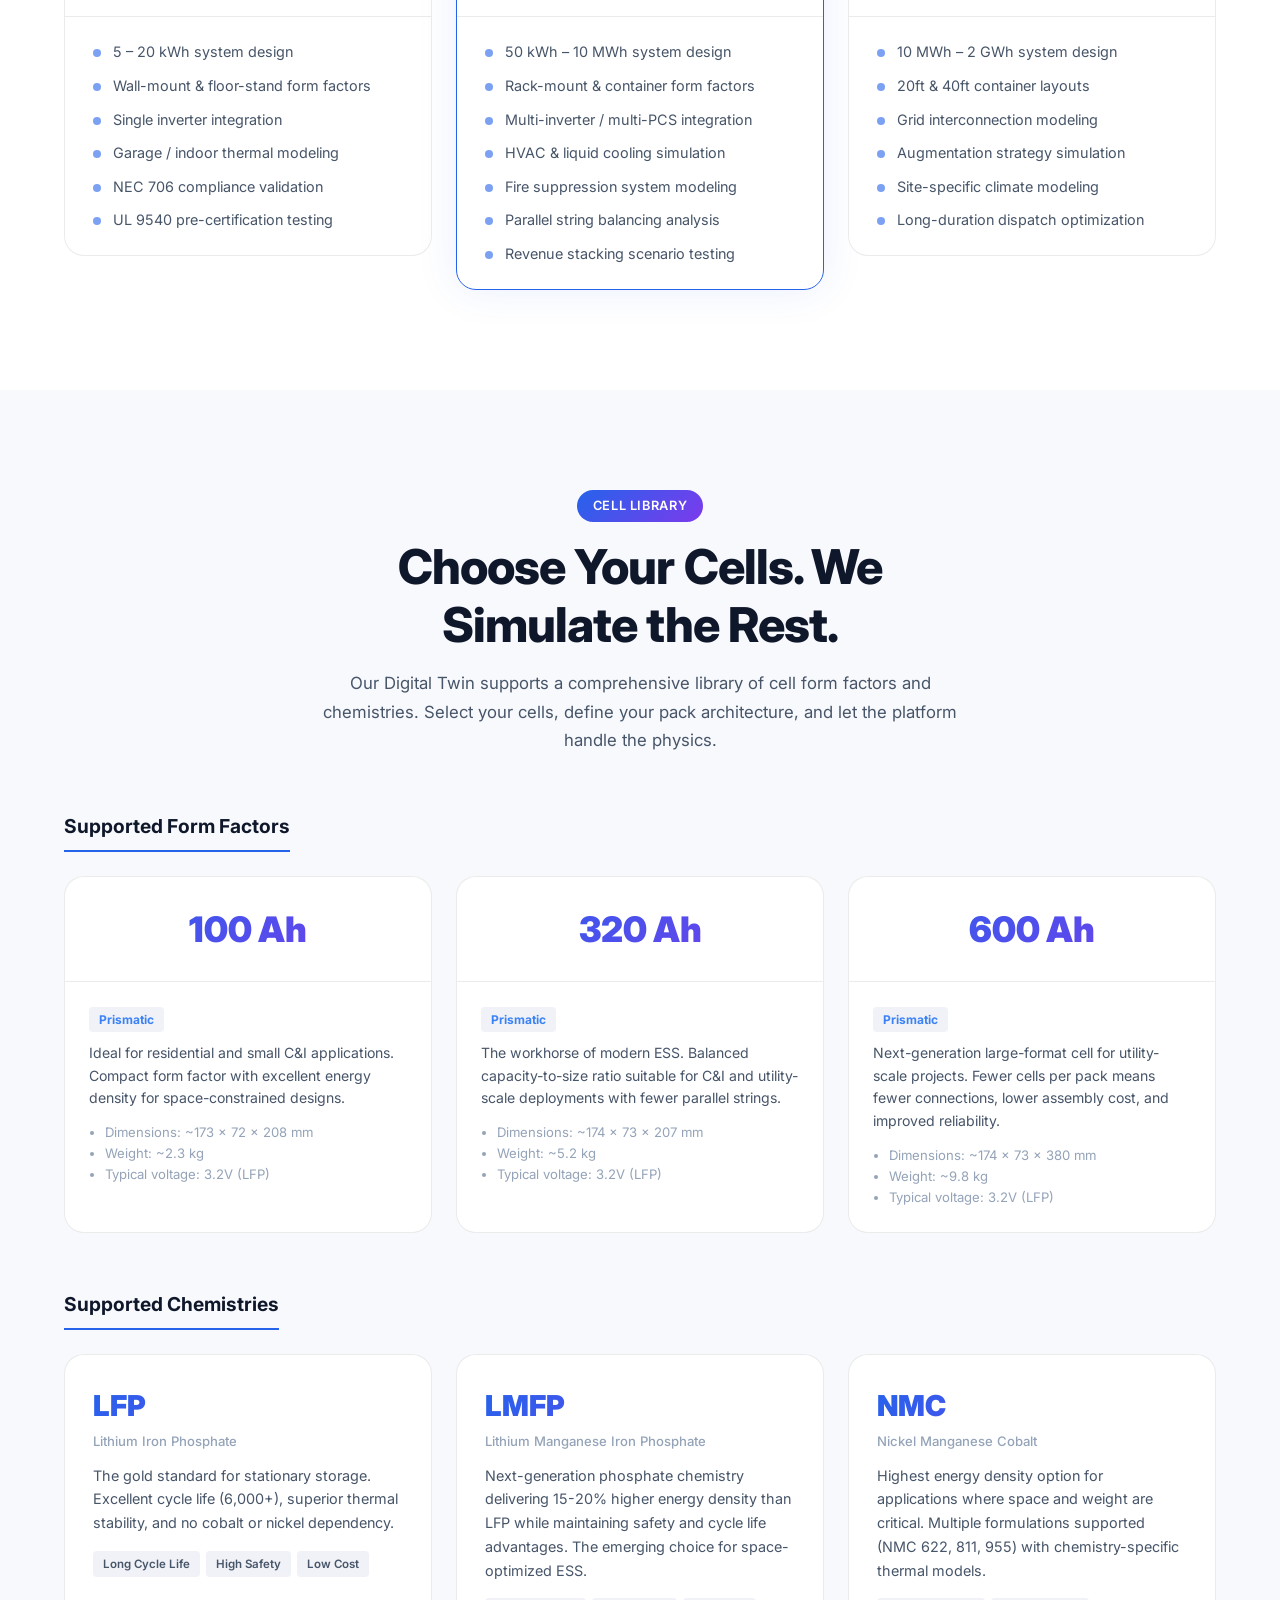
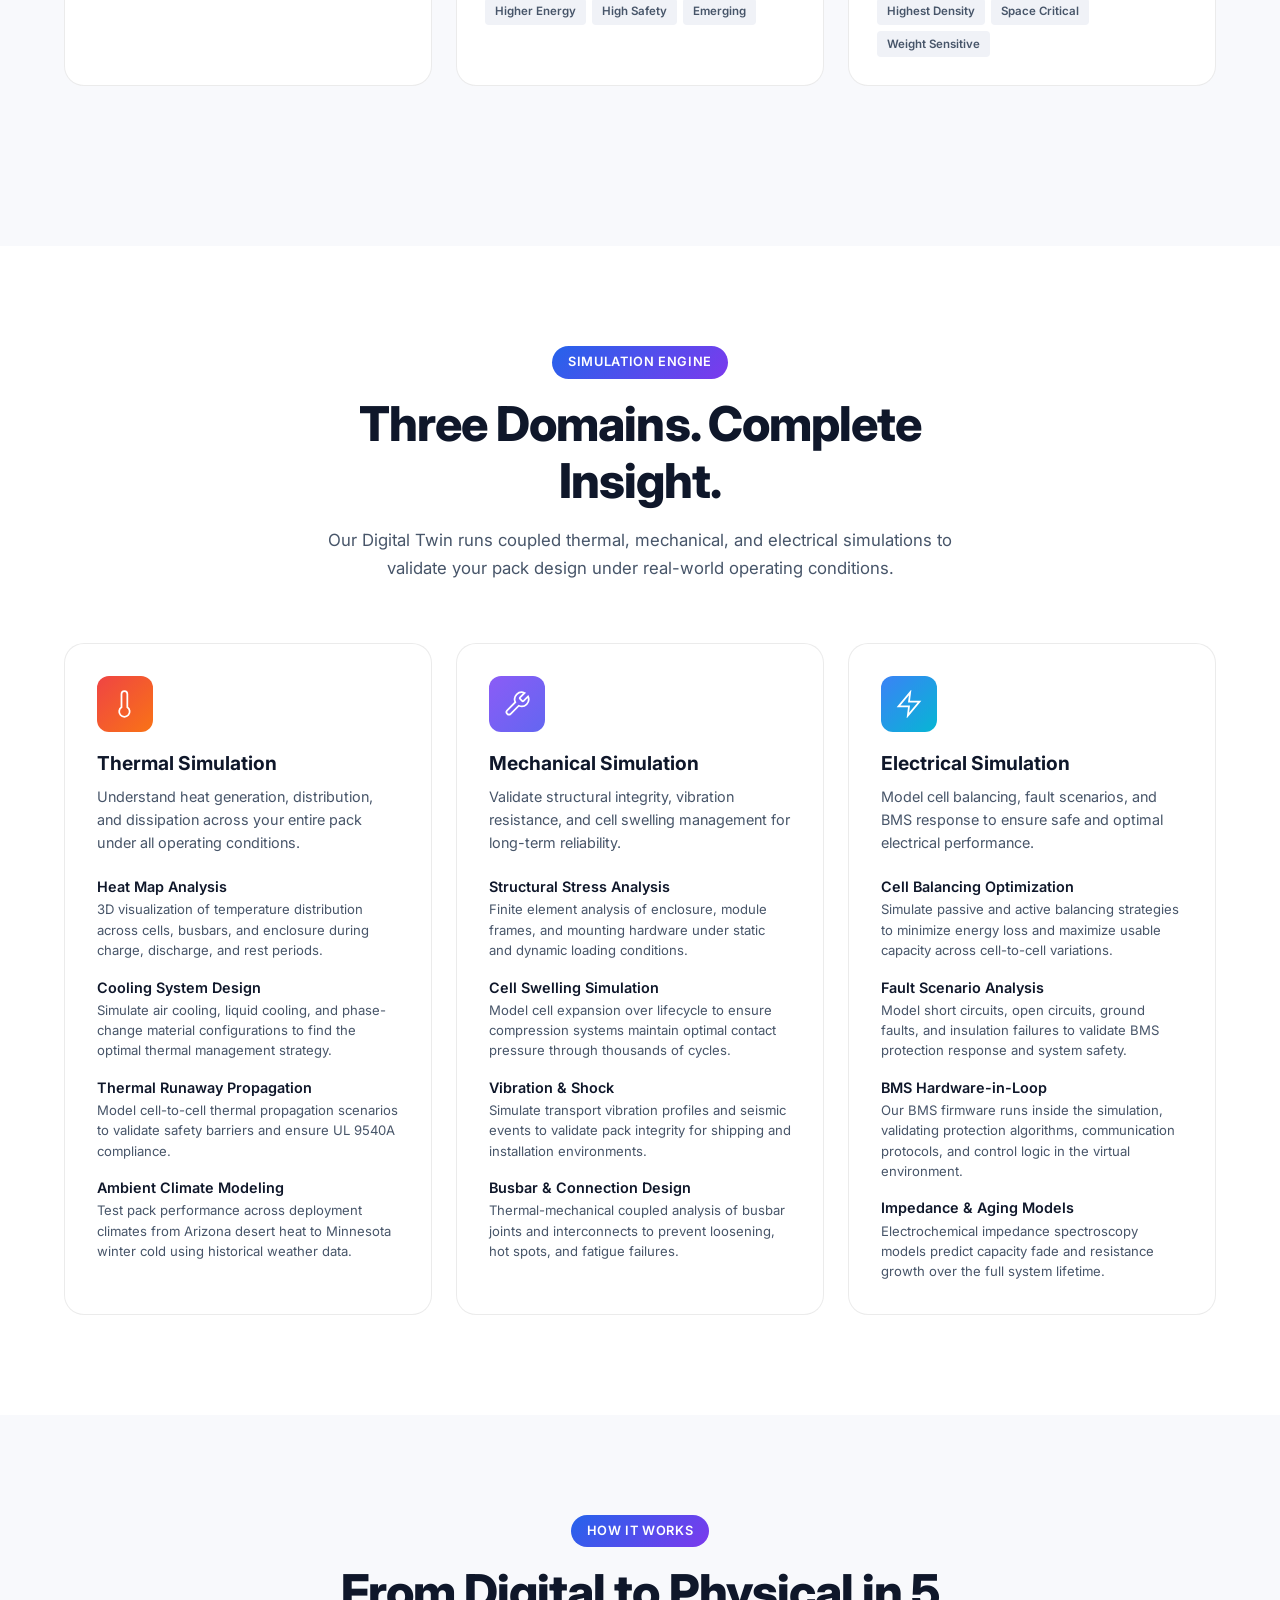
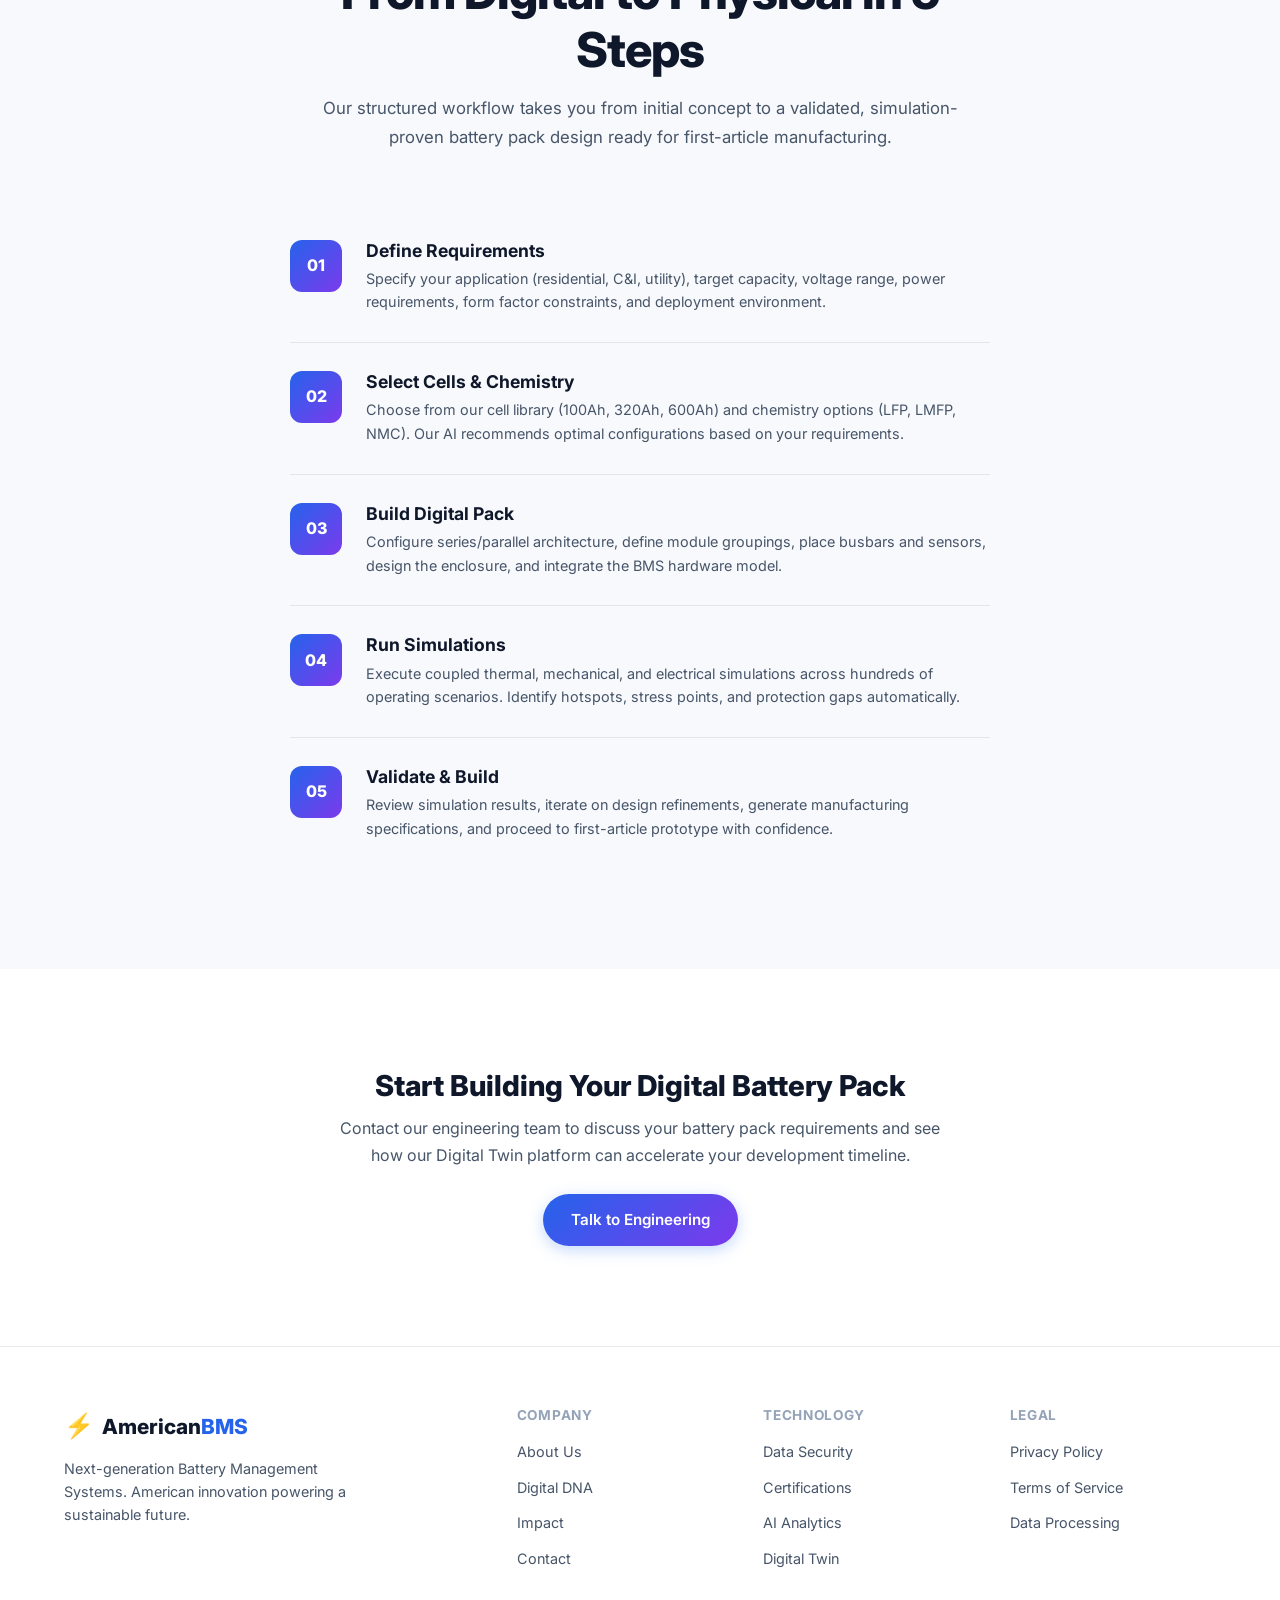
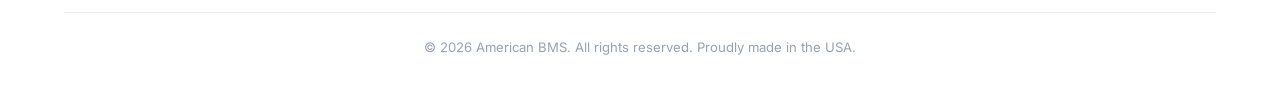
<file: digital-twin.html>
<!DOCTYPE html>
<html lang="en" data-theme="dark">
<head>
    <meta charset="UTF-8">
    <meta name="viewport" content="width=device-width, initial-scale=1.0">
    <title>Digital Twin | American BMS</title>
    <meta name="description" content="American BMS Digital Twin platform: build virtual battery packs across residential, C&I, and utility scale with thermal, mechanical, and electrical simulations before your first prototype.">
    <link rel="preconnect" href="https://fonts.googleapis.com">
    <link rel="preconnect" href="https://fonts.gstatic.com" crossorigin>
    <link href="https://fonts.googleapis.com/css2?family=Inter:wght@300;400;500;600;700;800;900&display=swap" rel="stylesheet">
    <link rel="stylesheet" href="css/styles.css">
    <link rel="icon" type="image/svg+xml" href="data:image/svg+xml,<svg xmlns='http://www.w3.org/2000/svg' viewBox='0 0 100 100'><text y='.9em' font-size='90'>&#9889;</text></svg>">
</head>
<body>
    <!-- Navigation -->
    <nav class="navbar" id="navbar">
        <div class="container nav-container">
            <a href="index.html" class="nav-logo">
                <span class="logo-icon">&#9889;</span>
                <span class="logo-text">American<span class="logo-accent">BMS</span></span>
            </a>
            <ul class="nav-links" id="navLinks">
                <li><a href="index.html#about">About</a></li>
                <li><a href="index.html#digital-dna">Digital DNA</a></li>
                <li><a href="ai-analytics.html">AI Analytics</a></li>
                <li><a href="digital-twin.html" class="active">Digital Twin</a></li>
                <li><a href="certifications.html">Certifications</a></li>
                <li><a href="index.html#contact" class="nav-cta">Contact Us</a></li>
            </ul>
            <div class="nav-actions">
                <button class="theme-toggle" id="themeToggle" aria-label="Toggle theme">
                    <span class="theme-icon sun">&#9728;&#65039;</span>
                    <span class="theme-icon moon">&#127769;</span>
                </button>
                <button class="mobile-toggle" id="mobileToggle" aria-label="Toggle menu">
                    <span class="hamburger"></span>
                </button>
            </div>
        </div>
    </nav>

    <!-- Page Hero -->
    <section class="page-hero">
        <div class="hero-bg">
            <div class="hero-grid"></div>
            <div class="hero-glow"></div>
        </div>
        <div class="container">
            <div class="hero-badge">
                <span class="badge-dot"></span>
                Virtual Prototyping Platform
            </div>
            <h1 class="hero-title">Digital <span class="gradient-text">Twin</span></h1>
            <p class="hero-subtitle">
                Design, simulate, and validate your battery pack virtually before spending a single dollar
                on physical prototyping. From cell selection to full system simulation, our Digital Twin
                platform accelerates time-to-market while reducing engineering risk.
            </p>
        </div>
    </section>

    <!-- Value Proposition -->
    <section class="section" id="value">
        <div class="container">
            <div class="section-header">
                <span class="section-tag">Why Digital Twin?</span>
                <h2 class="section-title">Simulate First. Build Right.</h2>
                <p class="section-subtitle">
                    Traditional battery pack development requires months of physical prototyping and testing.
                    Our Digital Twin platform compresses this timeline by letting you iterate virtually,
                    catching design issues before they become expensive physical failures.
                </p>
            </div>
            <div class="value-stats">
                <div class="impact-card">
                    <div class="impact-number">60%</div>
                    <div class="impact-label">Faster Time-to-Market</div>
                    <p class="impact-desc">Virtual iteration eliminates physical prototype cycles, getting your product to market months sooner.</p>
                </div>
                <div class="impact-card">
                    <div class="impact-number">75%</div>
                    <div class="impact-label">Lower Prototyping Cost</div>
                    <p class="impact-desc">Catch thermal, mechanical, and electrical issues digitally before committing to expensive hardware builds.</p>
                </div>
                <div class="impact-card">
                    <div class="impact-number">1000+</div>
                    <div class="impact-label">Scenarios Simulated</div>
                    <p class="impact-desc">Test thousands of operating conditions, fault scenarios, and edge cases that would be impractical to replicate physically.</p>
                </div>
                <div class="impact-card">
                    <div class="impact-number">100%</div>
                    <div class="impact-label">BMS Integration</div>
                    <p class="impact-desc">Our BMS hardware and software is simulated alongside the pack, ensuring seamless real-world deployment.</p>
                </div>
            </div>
        </div>
    </section>

    <!-- Application Scales -->
    <section class="section section-alt" id="scales">
        <div class="container">
            <div class="section-header">
                <span class="section-tag">Application Scales</span>
                <h2 class="section-title">Every Scale. One Platform.</h2>
                <p class="section-subtitle">
                    Whether you're designing a home battery, a commercial energy storage system, or a
                    utility-scale installation, our Digital Twin adapts to your requirements.
                </p>
            </div>
            <div class="scale-grid">
                <div class="scale-card">
                    <div class="scale-header residential">
                        <svg viewBox="0 0 24 24" fill="none" stroke="currentColor" stroke-width="1.5"><path d="M3 9l9-7 9 7v11a2 2 0 01-2 2H5a2 2 0 01-2-2z"/><polyline points="9 22 9 12 15 12 15 22"/></svg>
                        <h3>Residential</h3>
                    </div>
                    <ul class="scale-features">
                        <li>5 &ndash; 20 kWh system design</li>
                        <li>Wall-mount &amp; floor-stand form factors</li>
                        <li>Single inverter integration</li>
                        <li>Garage / indoor thermal modeling</li>
                        <li>NEC 706 compliance validation</li>
                        <li>UL 9540 pre-certification testing</li>
                    </ul>
                </div>
                <div class="scale-card featured">
                    <div class="scale-header ci">
                        <svg viewBox="0 0 24 24" fill="none" stroke="currentColor" stroke-width="1.5"><rect x="4" y="2" width="16" height="20" rx="2"/><path d="M9 22v-4h6v4"/><path d="M8 6h.01M16 6h.01M8 10h.01M16 10h.01M8 14h.01M16 14h.01"/></svg>
                        <h3>Commercial &amp; Industrial</h3>
                        <span class="scale-popular">Most Flexible</span>
                    </div>
                    <ul class="scale-features">
                        <li>50 kWh &ndash; 10 MWh system design</li>
                        <li>Rack-mount &amp; container form factors</li>
                        <li>Multi-inverter / multi-PCS integration</li>
                        <li>HVAC &amp; liquid cooling simulation</li>
                        <li>Fire suppression system modeling</li>
                        <li>Parallel string balancing analysis</li>
                        <li>Revenue stacking scenario testing</li>
                    </ul>
                </div>
                <div class="scale-card">
                    <div class="scale-header utility">
                        <svg viewBox="0 0 24 24" fill="none" stroke="currentColor" stroke-width="1.5"><path d="M13 2L3 14h9l-1 8 10-12h-9l1-8z"/></svg>
                        <h3>Utility Scale</h3>
                    </div>
                    <ul class="scale-features">
                        <li>10 MWh &ndash; 2 GWh system design</li>
                        <li>20ft &amp; 40ft container layouts</li>
                        <li>Grid interconnection modeling</li>
                        <li>Augmentation strategy simulation</li>
                        <li>Site-specific climate modeling</li>
                        <li>Long-duration dispatch optimization</li>
                    </ul>
                </div>
            </div>
        </div>
    </section>

    <!-- Cell Form Factors & Chemistry -->
    <section class="section" id="cells">
        <div class="container">
            <div class="section-header">
                <span class="section-tag">Cell Library</span>
                <h2 class="section-title">Choose Your Cells. We Simulate the Rest.</h2>
                <p class="section-subtitle">
                    Our Digital Twin supports a comprehensive library of cell form factors and chemistries.
                    Select your cells, define your pack architecture, and let the platform handle the physics.
                </p>
            </div>
            <div class="cell-section">
                <h3 class="cell-section-title">Supported Form Factors</h3>
                <div class="cell-grid">
                    <div class="cell-card">
                        <div class="cell-capacity">100 Ah</div>
                        <div class="cell-details">
                            <span class="cell-tag">Prismatic</span>
                            <p>Ideal for residential and small C&I applications. Compact form factor with excellent energy density for space-constrained designs.</p>
                            <ul>
                                <li>Dimensions: ~173 x 72 x 208 mm</li>
                                <li>Weight: ~2.3 kg</li>
                                <li>Typical voltage: 3.2V (LFP)</li>
                            </ul>
                        </div>
                    </div>
                    <div class="cell-card">
                        <div class="cell-capacity">320 Ah</div>
                        <div class="cell-details">
                            <span class="cell-tag">Prismatic</span>
                            <p>The workhorse of modern ESS. Balanced capacity-to-size ratio suitable for C&I and utility-scale deployments with fewer parallel strings.</p>
                            <ul>
                                <li>Dimensions: ~174 x 73 x 207 mm</li>
                                <li>Weight: ~5.2 kg</li>
                                <li>Typical voltage: 3.2V (LFP)</li>
                            </ul>
                        </div>
                    </div>
                    <div class="cell-card">
                        <div class="cell-capacity">600 Ah</div>
                        <div class="cell-details">
                            <span class="cell-tag">Prismatic</span>
                            <p>Next-generation large-format cell for utility-scale projects. Fewer cells per pack means fewer connections, lower assembly cost, and improved reliability.</p>
                            <ul>
                                <li>Dimensions: ~174 x 73 x 380 mm</li>
                                <li>Weight: ~9.8 kg</li>
                                <li>Typical voltage: 3.2V (LFP)</li>
                            </ul>
                        </div>
                    </div>
                </div>
            </div>

            <div class="cell-section">
                <h3 class="cell-section-title">Supported Chemistries</h3>
                <div class="chem-grid">
                    <div class="chem-card">
                        <div class="chem-name">LFP</div>
                        <div class="chem-full">Lithium Iron Phosphate</div>
                        <p>The gold standard for stationary storage. Excellent cycle life (6,000+), superior thermal stability, and no cobalt or nickel dependency.</p>
                        <div class="chem-tags">
                            <span>Long Cycle Life</span>
                            <span>High Safety</span>
                            <span>Low Cost</span>
                        </div>
                    </div>
                    <div class="chem-card">
                        <div class="chem-name">LMFP</div>
                        <div class="chem-full">Lithium Manganese Iron Phosphate</div>
                        <p>Next-generation phosphate chemistry delivering 15-20% higher energy density than LFP while maintaining safety and cycle life advantages. The emerging choice for space-optimized ESS.</p>
                        <div class="chem-tags">
                            <span>Higher Energy</span>
                            <span>High Safety</span>
                            <span>Emerging</span>
                        </div>
                    </div>
                    <div class="chem-card">
                        <div class="chem-name">NMC</div>
                        <div class="chem-full">Nickel Manganese Cobalt</div>
                        <p>Highest energy density option for applications where space and weight are critical. Multiple formulations supported (NMC 622, 811, 955) with chemistry-specific thermal models.</p>
                        <div class="chem-tags">
                            <span>Highest Density</span>
                            <span>Space Critical</span>
                            <span>Weight Sensitive</span>
                        </div>
                    </div>
                </div>
            </div>
        </div>
    </section>

    <!-- Simulation Types -->
    <section class="section section-alt" id="simulations">
        <div class="container">
            <div class="section-header">
                <span class="section-tag">Simulation Engine</span>
                <h2 class="section-title">Three Domains. Complete Insight.</h2>
                <p class="section-subtitle">
                    Our Digital Twin runs coupled thermal, mechanical, and electrical simulations
                    to validate your pack design under real-world operating conditions.
                </p>
            </div>
            <div class="sim-grid">
                <div class="sim-card">
                    <div class="sim-icon thermal">
                        <svg viewBox="0 0 24 24" fill="none" stroke="currentColor" stroke-width="1.5"><path d="M14 14.76V3.5a2.5 2.5 0 00-5 0v11.26a4.5 4.5 0 105 0z"/></svg>
                    </div>
                    <h3>Thermal Simulation</h3>
                    <p class="sim-desc">Understand heat generation, distribution, and dissipation across your entire pack under all operating conditions.</p>
                    <div class="sim-features">
                        <div class="sim-feature">
                            <h4>Heat Map Analysis</h4>
                            <p>3D visualization of temperature distribution across cells, busbars, and enclosure during charge, discharge, and rest periods.</p>
                        </div>
                        <div class="sim-feature">
                            <h4>Cooling System Design</h4>
                            <p>Simulate air cooling, liquid cooling, and phase-change material configurations to find the optimal thermal management strategy.</p>
                        </div>
                        <div class="sim-feature">
                            <h4>Thermal Runaway Propagation</h4>
                            <p>Model cell-to-cell thermal propagation scenarios to validate safety barriers and ensure UL 9540A compliance.</p>
                        </div>
                        <div class="sim-feature">
                            <h4>Ambient Climate Modeling</h4>
                            <p>Test pack performance across deployment climates from Arizona desert heat to Minnesota winter cold using historical weather data.</p>
                        </div>
                    </div>
                </div>
                <div class="sim-card">
                    <div class="sim-icon mechanical">
                        <svg viewBox="0 0 24 24" fill="none" stroke="currentColor" stroke-width="1.5"><path d="M14.7 6.3a1 1 0 000 1.4l1.6 1.6a1 1 0 001.4 0l3.77-3.77a6 6 0 01-7.94 7.94l-6.91 6.91a2.12 2.12 0 01-3-3l6.91-6.91a6 6 0 017.94-7.94l-3.76 3.76z"/></svg>
                    </div>
                    <h3>Mechanical Simulation</h3>
                    <p class="sim-desc">Validate structural integrity, vibration resistance, and cell swelling management for long-term reliability.</p>
                    <div class="sim-features">
                        <div class="sim-feature">
                            <h4>Structural Stress Analysis</h4>
                            <p>Finite element analysis of enclosure, module frames, and mounting hardware under static and dynamic loading conditions.</p>
                        </div>
                        <div class="sim-feature">
                            <h4>Cell Swelling Simulation</h4>
                            <p>Model cell expansion over lifecycle to ensure compression systems maintain optimal contact pressure through thousands of cycles.</p>
                        </div>
                        <div class="sim-feature">
                            <h4>Vibration &amp; Shock</h4>
                            <p>Simulate transport vibration profiles and seismic events to validate pack integrity for shipping and installation environments.</p>
                        </div>
                        <div class="sim-feature">
                            <h4>Busbar &amp; Connection Design</h4>
                            <p>Thermal-mechanical coupled analysis of busbar joints and interconnects to prevent loosening, hot spots, and fatigue failures.</p>
                        </div>
                    </div>
                </div>
                <div class="sim-card">
                    <div class="sim-icon electrical">
                        <svg viewBox="0 0 24 24" fill="none" stroke="currentColor" stroke-width="1.5"><path d="M13 2L3 14h9l-1 8 10-12h-9l1-8z"/></svg>
                    </div>
                    <h3>Electrical Simulation</h3>
                    <p class="sim-desc">Model cell balancing, fault scenarios, and BMS response to ensure safe and optimal electrical performance.</p>
                    <div class="sim-features">
                        <div class="sim-feature">
                            <h4>Cell Balancing Optimization</h4>
                            <p>Simulate passive and active balancing strategies to minimize energy loss and maximize usable capacity across cell-to-cell variations.</p>
                        </div>
                        <div class="sim-feature">
                            <h4>Fault Scenario Analysis</h4>
                            <p>Model short circuits, open circuits, ground faults, and insulation failures to validate BMS protection response and system safety.</p>
                        </div>
                        <div class="sim-feature">
                            <h4>BMS Hardware-in-Loop</h4>
                            <p>Our BMS firmware runs inside the simulation, validating protection algorithms, communication protocols, and control logic in the virtual environment.</p>
                        </div>
                        <div class="sim-feature">
                            <h4>Impedance &amp; Aging Models</h4>
                            <p>Electrochemical impedance spectroscopy models predict capacity fade and resistance growth over the full system lifetime.</p>
                        </div>
                    </div>
                </div>
            </div>
        </div>
    </section>

    <!-- Workflow -->
    <section class="section" id="workflow">
        <div class="container">
            <div class="section-header">
                <span class="section-tag">How It Works</span>
                <h2 class="section-title">From Digital to Physical in 5 Steps</h2>
                <p class="section-subtitle">
                    Our structured workflow takes you from initial concept to a validated, simulation-proven
                    battery pack design ready for first-article manufacturing.
                </p>
            </div>
            <div class="workflow-steps">
                <div class="workflow-step">
                    <div class="step-number">01</div>
                    <div class="step-content">
                        <h3>Define Requirements</h3>
                        <p>Specify your application (residential, C&I, utility), target capacity, voltage range, power requirements, form factor constraints, and deployment environment.</p>
                    </div>
                </div>
                <div class="workflow-step">
                    <div class="step-number">02</div>
                    <div class="step-content">
                        <h3>Select Cells &amp; Chemistry</h3>
                        <p>Choose from our cell library (100Ah, 320Ah, 600Ah) and chemistry options (LFP, LMFP, NMC). Our AI recommends optimal configurations based on your requirements.</p>
                    </div>
                </div>
                <div class="workflow-step">
                    <div class="step-number">03</div>
                    <div class="step-content">
                        <h3>Build Digital Pack</h3>
                        <p>Configure series/parallel architecture, define module groupings, place busbars and sensors, design the enclosure, and integrate the BMS hardware model.</p>
                    </div>
                </div>
                <div class="workflow-step">
                    <div class="step-number">04</div>
                    <div class="step-content">
                        <h3>Run Simulations</h3>
                        <p>Execute coupled thermal, mechanical, and electrical simulations across hundreds of operating scenarios. Identify hotspots, stress points, and protection gaps automatically.</p>
                    </div>
                </div>
                <div class="workflow-step">
                    <div class="step-number">05</div>
                    <div class="step-content">
                        <h3>Validate &amp; Build</h3>
                        <p>Review simulation results, iterate on design refinements, generate manufacturing specifications, and proceed to first-article prototype with confidence.</p>
                    </div>
                </div>
            </div>
        </div>
    </section>

    <!-- CTA -->
    <section class="section section-alt">
        <div class="container">
            <div class="cta-block">
                <h2>Start Building Your Digital Battery Pack</h2>
                <p>Contact our engineering team to discuss your battery pack requirements and see how our Digital Twin platform can accelerate your development timeline.</p>
                <a href="index.html#contact" class="btn btn-primary">Talk to Engineering</a>
            </div>
        </div>
    </section>

    <!-- Footer -->
    <footer class="footer">
        <div class="container">
            <div class="footer-grid">
                <div class="footer-brand">
                    <a href="index.html" class="nav-logo">
                        <span class="logo-icon">&#9889;</span>
                        <span class="logo-text">American<span class="logo-accent">BMS</span></span>
                    </a>
                    <p>Next-generation Battery Management Systems. American innovation powering a sustainable future.</p>
                </div>
                <div class="footer-links">
                    <h4>Company</h4>
                    <ul>
                        <li><a href="index.html#about">About Us</a></li>
                        <li><a href="index.html#digital-dna">Digital DNA</a></li>
                        <li><a href="index.html#impact">Impact</a></li>
                        <li><a href="index.html#contact">Contact</a></li>
                    </ul>
                </div>
                <div class="footer-links">
                    <h4>Technology</h4>
                    <ul>
                        <li><a href="index.html#security">Data Security</a></li>
                        <li><a href="certifications.html">Certifications</a></li>
                        <li><a href="ai-analytics.html">AI Analytics</a></li>
                        <li><a href="digital-twin.html">Digital Twin</a></li>
                    </ul>
                </div>
                <div class="footer-links">
                    <h4>Legal</h4>
                    <ul>
                        <li><a href="privacy-policy.html">Privacy Policy</a></li>
                        <li><a href="terms-of-service.html">Terms of Service</a></li>
                        <li><a href="data-processing.html">Data Processing</a></li>
                    </ul>
                </div>
            </div>
            <div class="footer-bottom">
                <p>&copy; 2026 American BMS. All rights reserved. Proudly made in the USA.</p>
            </div>
        </div>
    </footer>

    <script src="js/main.js"></script>
</body>
</html>
</file>
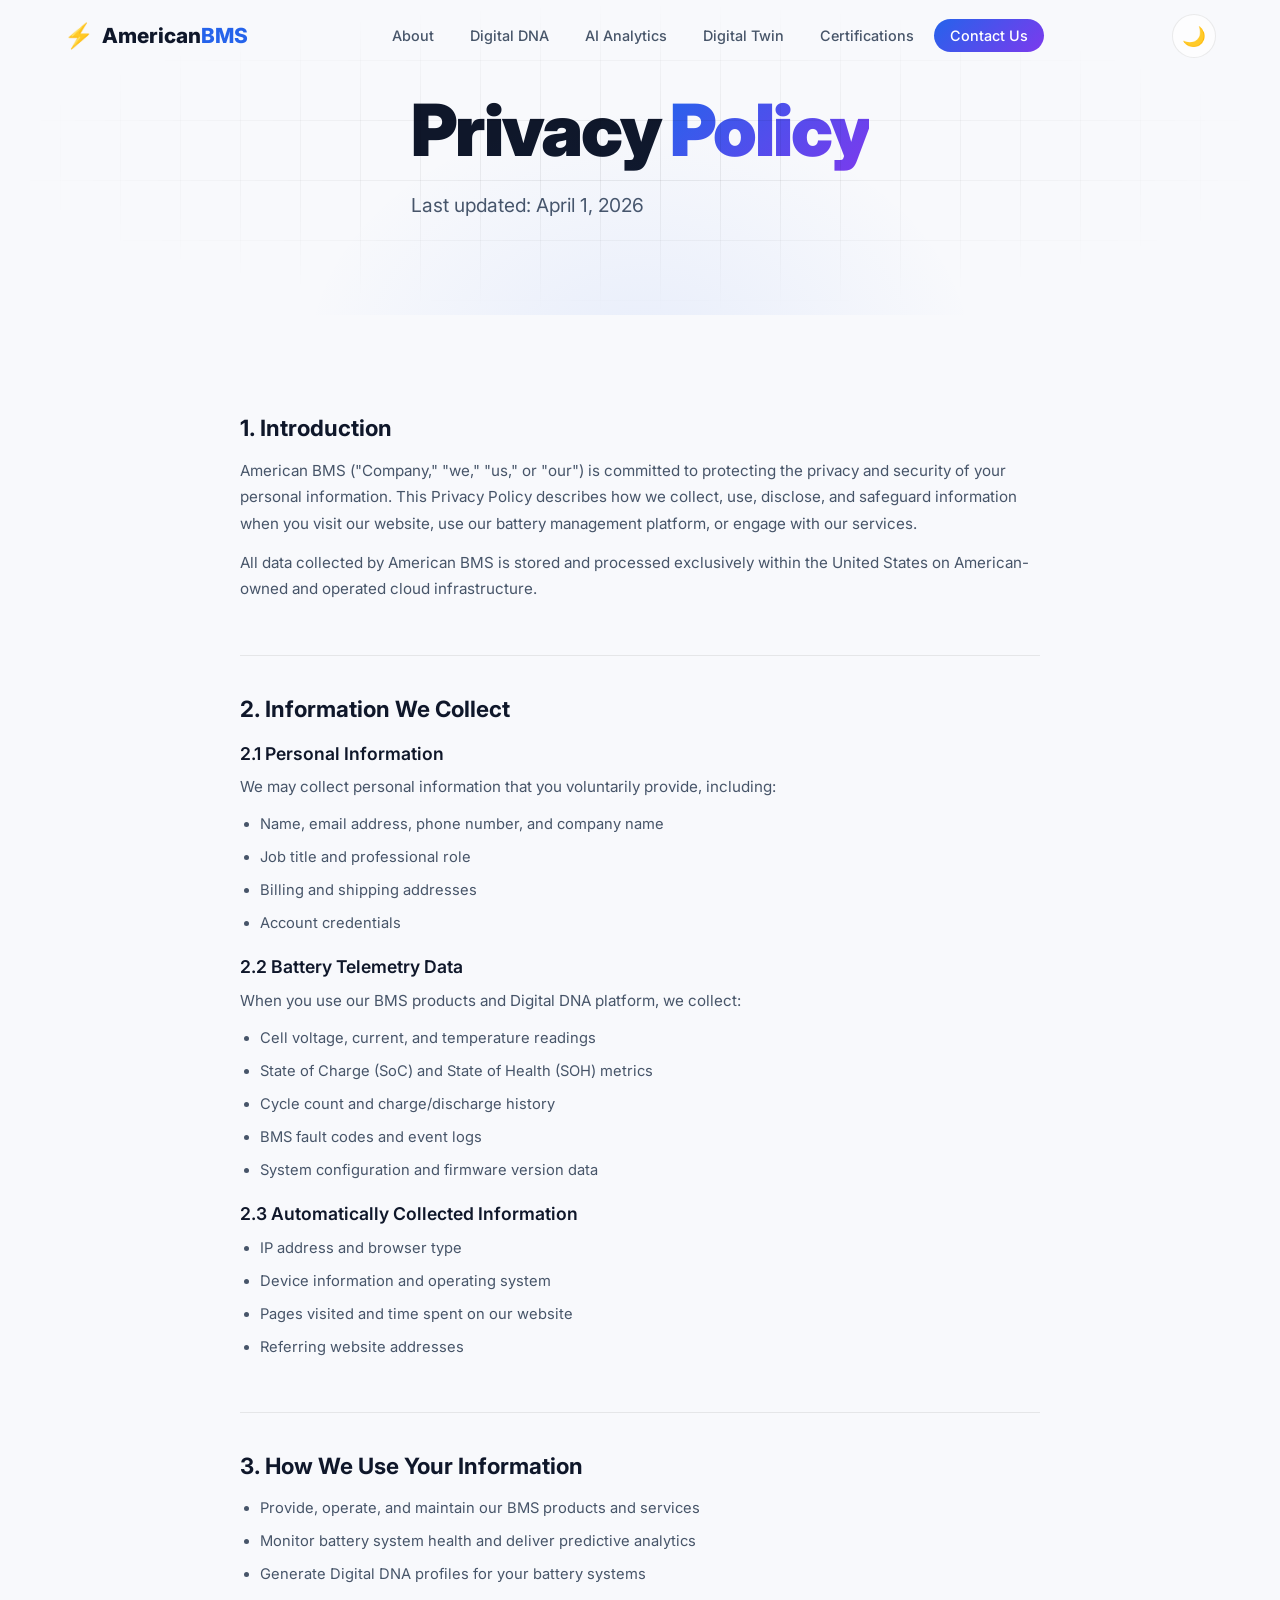
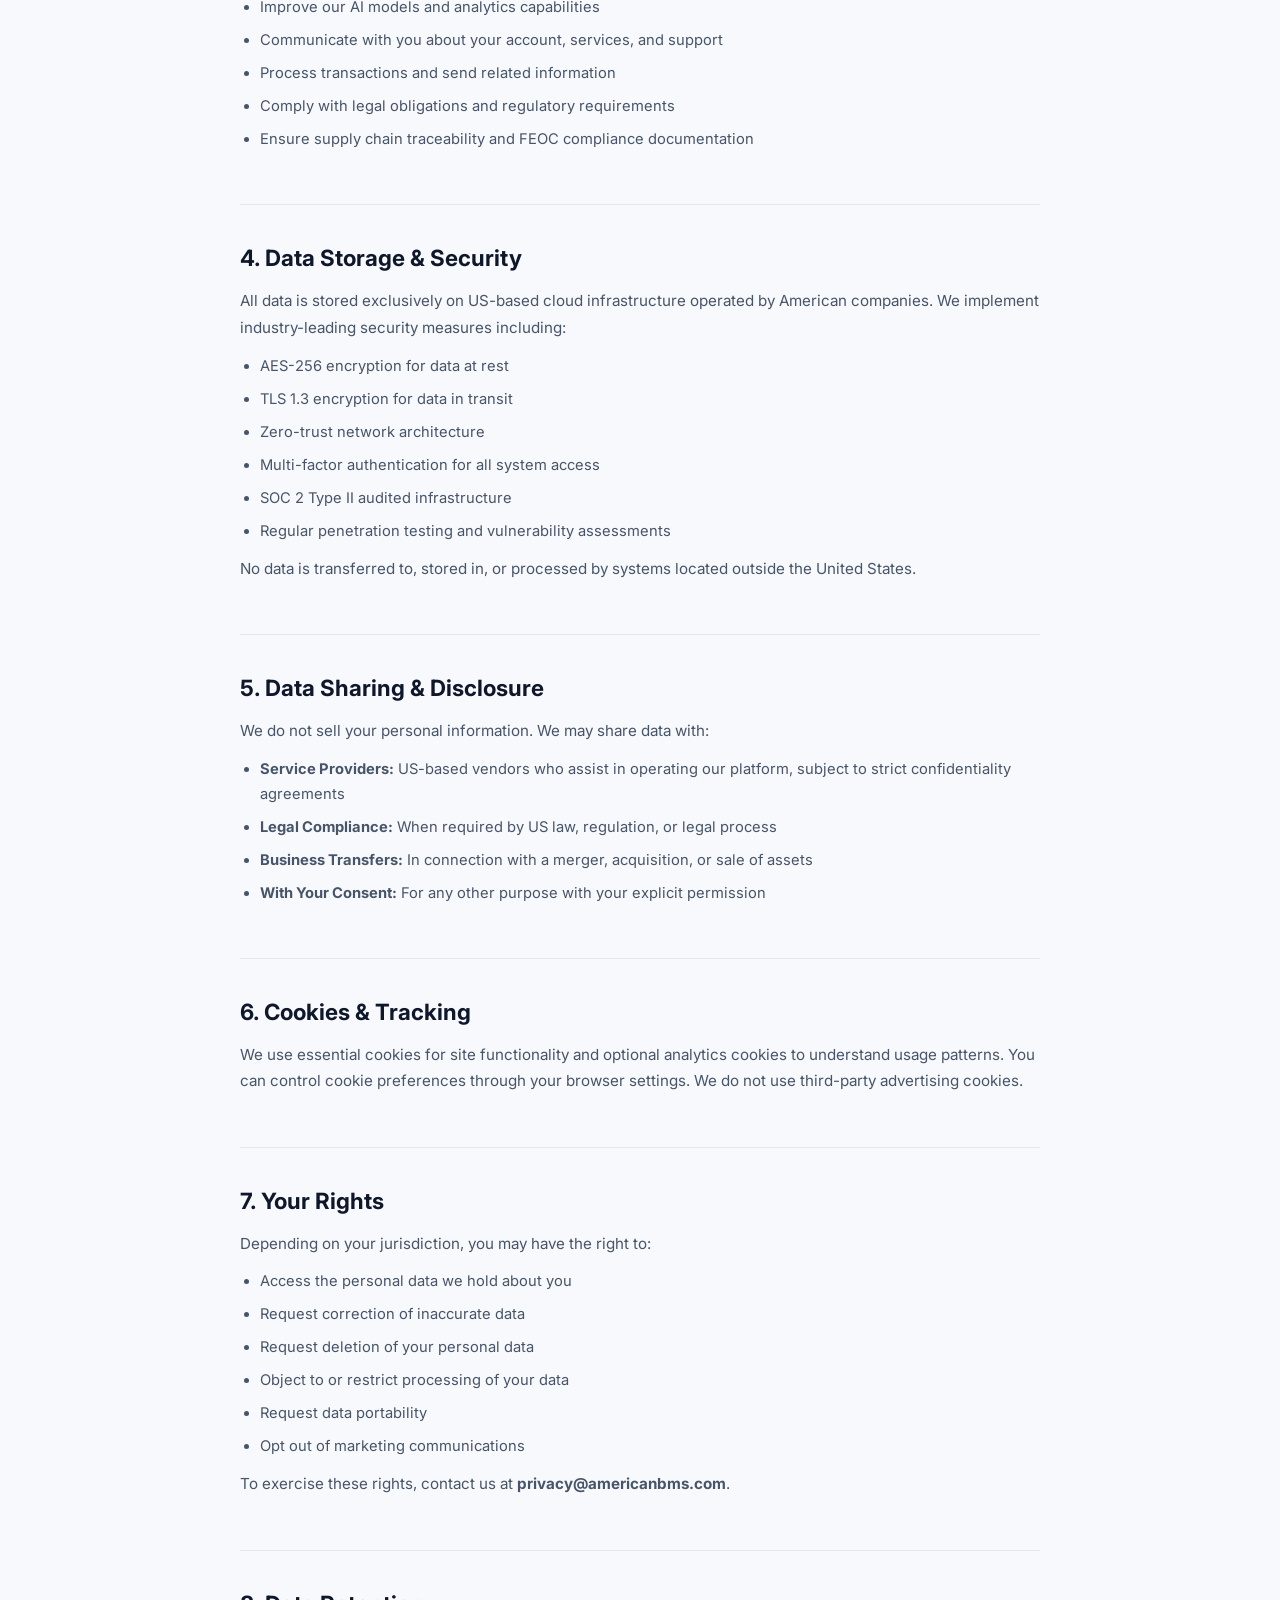
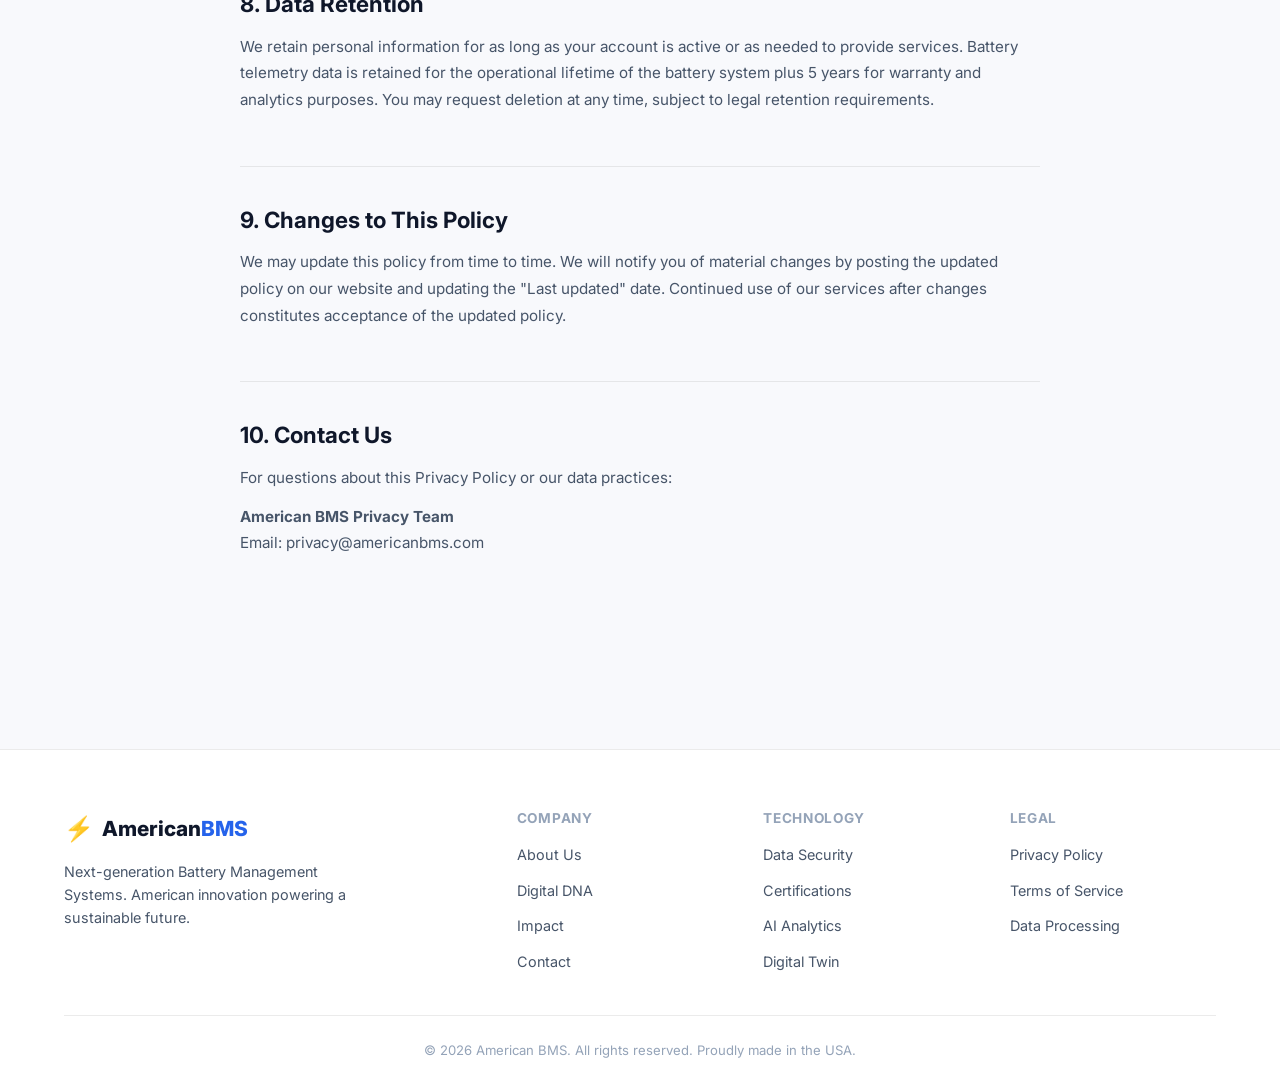
<file: privacy-policy.html>
<!DOCTYPE html>
<html lang="en" data-theme="dark">
<head>
    <meta charset="UTF-8">
    <meta name="viewport" content="width=device-width, initial-scale=1.0">
    <title>Privacy Policy | American BMS</title>
    <meta name="description" content="American BMS privacy policy. Learn how we collect, use, and protect your data with American-hosted infrastructure.">
    <link rel="preconnect" href="https://fonts.googleapis.com">
    <link rel="preconnect" href="https://fonts.gstatic.com" crossorigin>
    <link href="https://fonts.googleapis.com/css2?family=Inter:wght@300;400;500;600;700;800;900&display=swap" rel="stylesheet">
    <link rel="stylesheet" href="css/styles.css">
    <link rel="icon" type="image/svg+xml" href="data:image/svg+xml,<svg xmlns='http://www.w3.org/2000/svg' viewBox='0 0 100 100'><text y='.9em' font-size='90'>&#9889;</text></svg>">
</head>
<body>
    <nav class="navbar" id="navbar">
        <div class="container nav-container">
            <a href="index.html" class="nav-logo">
                <span class="logo-icon">&#9889;</span>
                <span class="logo-text">American<span class="logo-accent">BMS</span></span>
            </a>
            <ul class="nav-links" id="navLinks">
                <li><a href="index.html#about">About</a></li>
                <li><a href="index.html#digital-dna">Digital DNA</a></li>
                <li><a href="ai-analytics.html">AI Analytics</a></li>
                <li><a href="digital-twin.html">Digital Twin</a></li>
                <li><a href="certifications.html">Certifications</a></li>
                <li><a href="index.html#contact" class="nav-cta">Contact Us</a></li>
            </ul>
            <div class="nav-actions">
                <button class="theme-toggle" id="themeToggle" aria-label="Toggle theme">
                    <span class="theme-icon sun">&#9728;&#65039;</span>
                    <span class="theme-icon moon">&#127769;</span>
                </button>
                <button class="mobile-toggle" id="mobileToggle" aria-label="Toggle menu">
                    <span class="hamburger"></span>
                </button>
            </div>
        </div>
    </nav>

    <section class="page-hero page-hero-sm">
        <div class="hero-bg"><div class="hero-grid"></div><div class="hero-glow"></div></div>
        <div class="container">
            <h1 class="hero-title">Privacy <span class="gradient-text">Policy</span></h1>
            <p class="hero-subtitle">Last updated: April 1, 2026</p>
        </div>
    </section>

    <section class="section">
        <div class="container">
            <div class="legal-content">
                <div class="legal-section">
                    <h2>1. Introduction</h2>
                    <p>American BMS ("Company," "we," "us," or "our") is committed to protecting the privacy and security of your personal information. This Privacy Policy describes how we collect, use, disclose, and safeguard information when you visit our website, use our battery management platform, or engage with our services.</p>
                    <p>All data collected by American BMS is stored and processed exclusively within the United States on American-owned and operated cloud infrastructure.</p>
                </div>

                <div class="legal-section">
                    <h2>2. Information We Collect</h2>
                    <h3>2.1 Personal Information</h3>
                    <p>We may collect personal information that you voluntarily provide, including:</p>
                    <ul>
                        <li>Name, email address, phone number, and company name</li>
                        <li>Job title and professional role</li>
                        <li>Billing and shipping addresses</li>
                        <li>Account credentials</li>
                    </ul>

                    <h3>2.2 Battery Telemetry Data</h3>
                    <p>When you use our BMS products and Digital DNA platform, we collect:</p>
                    <ul>
                        <li>Cell voltage, current, and temperature readings</li>
                        <li>State of Charge (SoC) and State of Health (SOH) metrics</li>
                        <li>Cycle count and charge/discharge history</li>
                        <li>BMS fault codes and event logs</li>
                        <li>System configuration and firmware version data</li>
                    </ul>

                    <h3>2.3 Automatically Collected Information</h3>
                    <ul>
                        <li>IP address and browser type</li>
                        <li>Device information and operating system</li>
                        <li>Pages visited and time spent on our website</li>
                        <li>Referring website addresses</li>
                    </ul>
                </div>

                <div class="legal-section">
                    <h2>3. How We Use Your Information</h2>
                    <ul>
                        <li>Provide, operate, and maintain our BMS products and services</li>
                        <li>Monitor battery system health and deliver predictive analytics</li>
                        <li>Generate Digital DNA profiles for your battery systems</li>
                        <li>Improve our AI models and analytics capabilities</li>
                        <li>Communicate with you about your account, services, and support</li>
                        <li>Process transactions and send related information</li>
                        <li>Comply with legal obligations and regulatory requirements</li>
                        <li>Ensure supply chain traceability and FEOC compliance documentation</li>
                    </ul>
                </div>

                <div class="legal-section">
                    <h2>4. Data Storage &amp; Security</h2>
                    <p>All data is stored exclusively on US-based cloud infrastructure operated by American companies. We implement industry-leading security measures including:</p>
                    <ul>
                        <li>AES-256 encryption for data at rest</li>
                        <li>TLS 1.3 encryption for data in transit</li>
                        <li>Zero-trust network architecture</li>
                        <li>Multi-factor authentication for all system access</li>
                        <li>SOC 2 Type II audited infrastructure</li>
                        <li>Regular penetration testing and vulnerability assessments</li>
                    </ul>
                    <p>No data is transferred to, stored in, or processed by systems located outside the United States.</p>
                </div>

                <div class="legal-section">
                    <h2>5. Data Sharing &amp; Disclosure</h2>
                    <p>We do not sell your personal information. We may share data with:</p>
                    <ul>
                        <li><strong>Service Providers:</strong> US-based vendors who assist in operating our platform, subject to strict confidentiality agreements</li>
                        <li><strong>Legal Compliance:</strong> When required by US law, regulation, or legal process</li>
                        <li><strong>Business Transfers:</strong> In connection with a merger, acquisition, or sale of assets</li>
                        <li><strong>With Your Consent:</strong> For any other purpose with your explicit permission</li>
                    </ul>
                </div>

                <div class="legal-section">
                    <h2>6. Cookies &amp; Tracking</h2>
                    <p>We use essential cookies for site functionality and optional analytics cookies to understand usage patterns. You can control cookie preferences through your browser settings. We do not use third-party advertising cookies.</p>
                </div>

                <div class="legal-section">
                    <h2>7. Your Rights</h2>
                    <p>Depending on your jurisdiction, you may have the right to:</p>
                    <ul>
                        <li>Access the personal data we hold about you</li>
                        <li>Request correction of inaccurate data</li>
                        <li>Request deletion of your personal data</li>
                        <li>Object to or restrict processing of your data</li>
                        <li>Request data portability</li>
                        <li>Opt out of marketing communications</li>
                    </ul>
                    <p>To exercise these rights, contact us at <strong>privacy@americanbms.com</strong>.</p>
                </div>

                <div class="legal-section">
                    <h2>8. Data Retention</h2>
                    <p>We retain personal information for as long as your account is active or as needed to provide services. Battery telemetry data is retained for the operational lifetime of the battery system plus 5 years for warranty and analytics purposes. You may request deletion at any time, subject to legal retention requirements.</p>
                </div>

                <div class="legal-section">
                    <h2>9. Changes to This Policy</h2>
                    <p>We may update this policy from time to time. We will notify you of material changes by posting the updated policy on our website and updating the "Last updated" date. Continued use of our services after changes constitutes acceptance of the updated policy.</p>
                </div>

                <div class="legal-section">
                    <h2>10. Contact Us</h2>
                    <p>For questions about this Privacy Policy or our data practices:</p>
                    <p><strong>American BMS Privacy Team</strong><br>
                    Email: privacy@americanbms.com</p>
                </div>
            </div>
        </div>
    </section>

    <footer class="footer">
        <div class="container">
            <div class="footer-grid">
                <div class="footer-brand">
                    <a href="index.html" class="nav-logo"><span class="logo-icon">&#9889;</span><span class="logo-text">American<span class="logo-accent">BMS</span></span></a>
                    <p>Next-generation Battery Management Systems. American innovation powering a sustainable future.</p>
                </div>
                <div class="footer-links"><h4>Company</h4><ul><li><a href="index.html#about">About Us</a></li><li><a href="index.html#digital-dna">Digital DNA</a></li><li><a href="index.html#impact">Impact</a></li><li><a href="index.html#contact">Contact</a></li></ul></div>
                <div class="footer-links"><h4>Technology</h4><ul><li><a href="index.html#security">Data Security</a></li><li><a href="certifications.html">Certifications</a></li><li><a href="ai-analytics.html">AI Analytics</a></li><li><a href="digital-twin.html">Digital Twin</a></li></ul></div>
                <div class="footer-links"><h4>Legal</h4><ul><li><a href="privacy-policy.html">Privacy Policy</a></li><li><a href="terms-of-service.html">Terms of Service</a></li><li><a href="data-processing.html">Data Processing</a></li></ul></div>
            </div>
            <div class="footer-bottom"><p>&copy; 2026 American BMS. All rights reserved. Proudly made in the USA.</p></div>
        </div>
    </footer>
    <script src="js/main.js"></script>
</body>
</html>
</file>
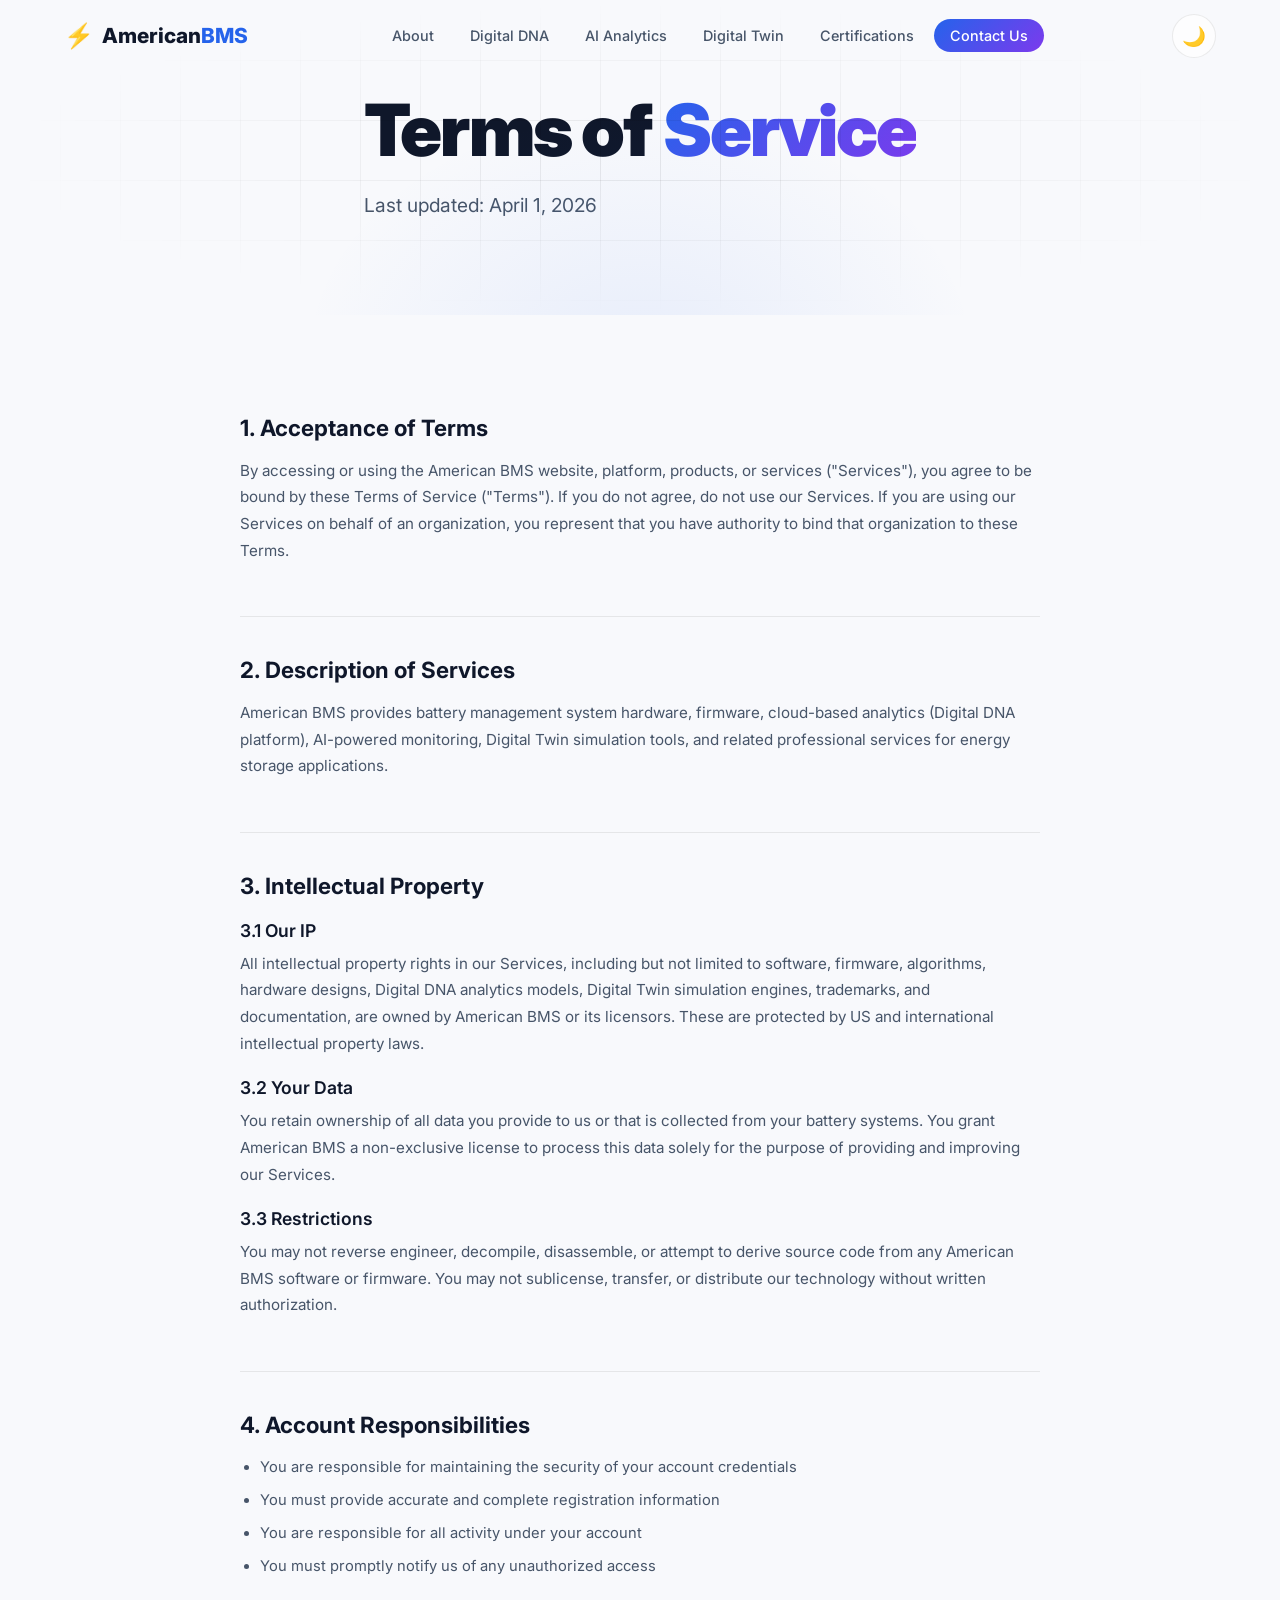
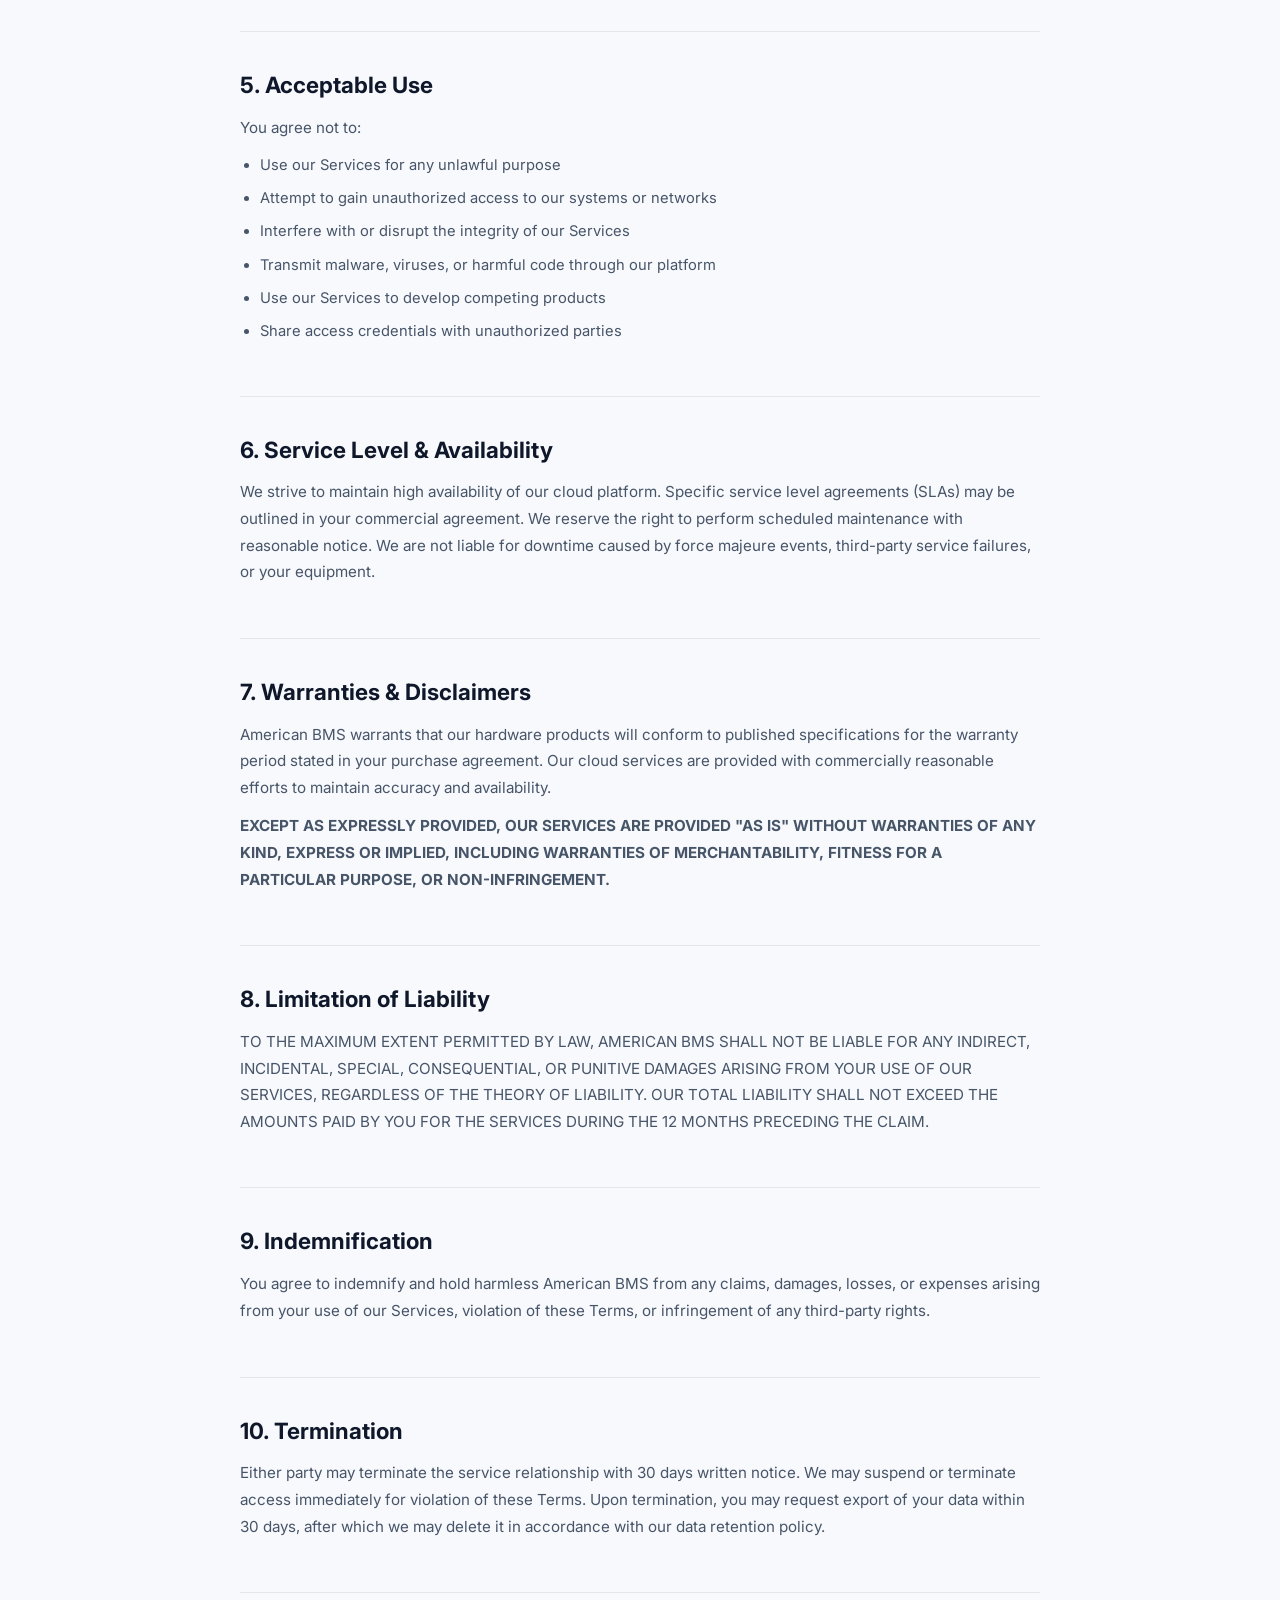
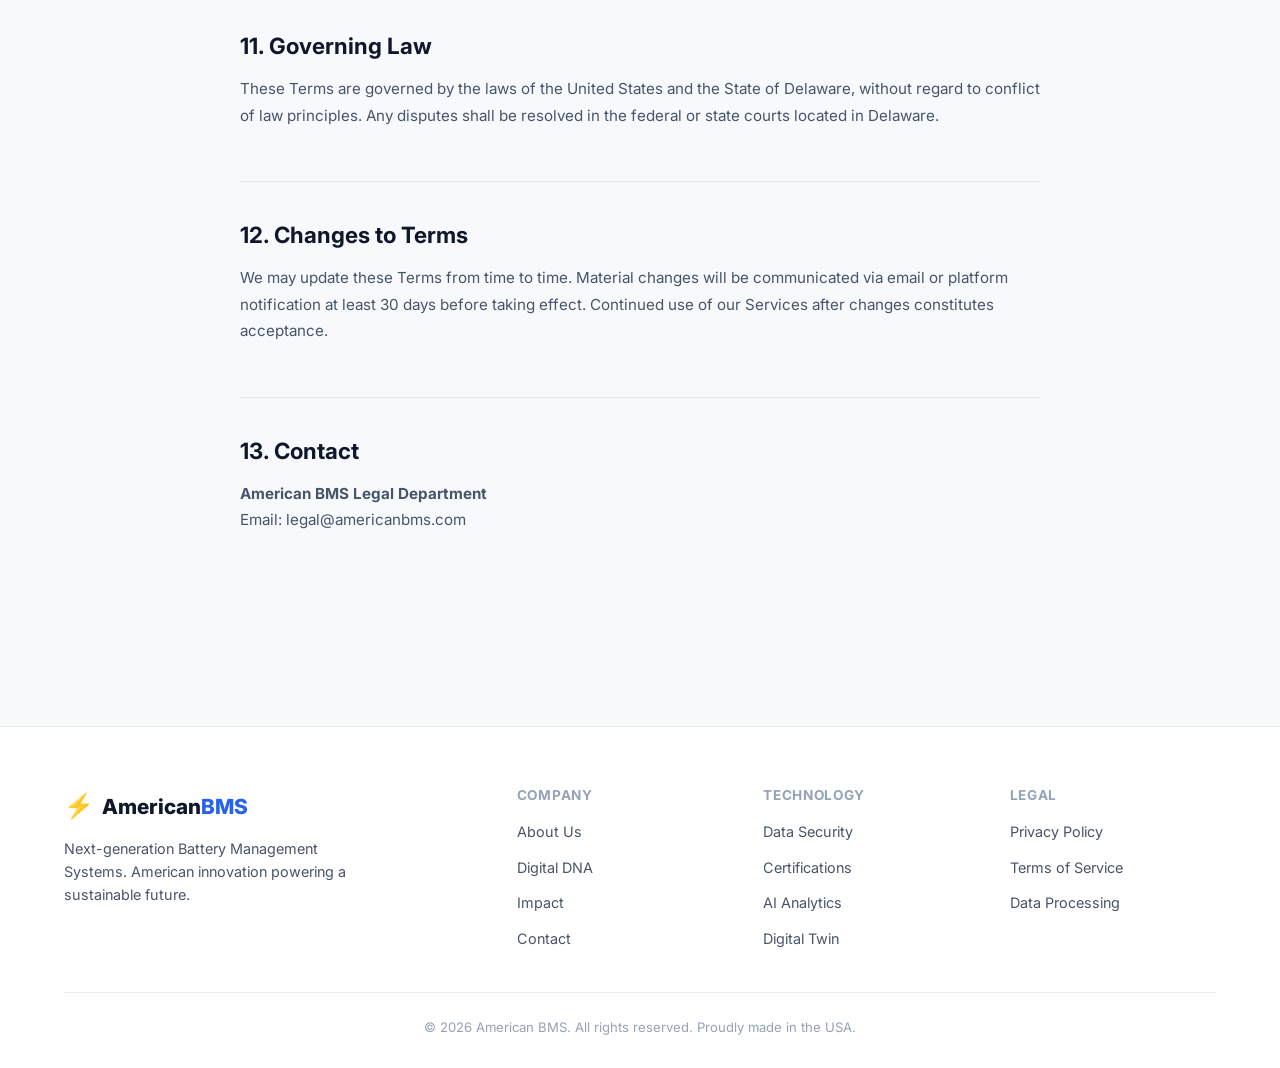
<file: terms-of-service.html>
<!DOCTYPE html>
<html lang="en" data-theme="dark">
<head>
    <meta charset="UTF-8">
    <meta name="viewport" content="width=device-width, initial-scale=1.0">
    <title>Terms of Service | American BMS</title>
    <meta name="description" content="American BMS terms of service governing use of our battery management platform and services.">
    <link rel="preconnect" href="https://fonts.googleapis.com">
    <link rel="preconnect" href="https://fonts.gstatic.com" crossorigin>
    <link href="https://fonts.googleapis.com/css2?family=Inter:wght@300;400;500;600;700;800;900&display=swap" rel="stylesheet">
    <link rel="stylesheet" href="css/styles.css">
    <link rel="icon" type="image/svg+xml" href="data:image/svg+xml,<svg xmlns='http://www.w3.org/2000/svg' viewBox='0 0 100 100'><text y='.9em' font-size='90'>&#9889;</text></svg>">
</head>
<body>
    <nav class="navbar" id="navbar">
        <div class="container nav-container">
            <a href="index.html" class="nav-logo"><span class="logo-icon">&#9889;</span><span class="logo-text">American<span class="logo-accent">BMS</span></span></a>
            <ul class="nav-links" id="navLinks">
                <li><a href="index.html#about">About</a></li>
                <li><a href="index.html#digital-dna">Digital DNA</a></li>
                <li><a href="ai-analytics.html">AI Analytics</a></li>
                <li><a href="digital-twin.html">Digital Twin</a></li>
                <li><a href="certifications.html">Certifications</a></li>
                <li><a href="index.html#contact" class="nav-cta">Contact Us</a></li>
            </ul>
            <div class="nav-actions">
                <button class="theme-toggle" id="themeToggle" aria-label="Toggle theme"><span class="theme-icon sun">&#9728;&#65039;</span><span class="theme-icon moon">&#127769;</span></button>
                <button class="mobile-toggle" id="mobileToggle" aria-label="Toggle menu"><span class="hamburger"></span></button>
            </div>
        </div>
    </nav>

    <section class="page-hero page-hero-sm">
        <div class="hero-bg"><div class="hero-grid"></div><div class="hero-glow"></div></div>
        <div class="container">
            <h1 class="hero-title">Terms of <span class="gradient-text">Service</span></h1>
            <p class="hero-subtitle">Last updated: April 1, 2026</p>
        </div>
    </section>

    <section class="section">
        <div class="container">
            <div class="legal-content">
                <div class="legal-section">
                    <h2>1. Acceptance of Terms</h2>
                    <p>By accessing or using the American BMS website, platform, products, or services ("Services"), you agree to be bound by these Terms of Service ("Terms"). If you do not agree, do not use our Services. If you are using our Services on behalf of an organization, you represent that you have authority to bind that organization to these Terms.</p>
                </div>

                <div class="legal-section">
                    <h2>2. Description of Services</h2>
                    <p>American BMS provides battery management system hardware, firmware, cloud-based analytics (Digital DNA platform), AI-powered monitoring, Digital Twin simulation tools, and related professional services for energy storage applications.</p>
                </div>

                <div class="legal-section">
                    <h2>3. Intellectual Property</h2>
                    <h3>3.1 Our IP</h3>
                    <p>All intellectual property rights in our Services, including but not limited to software, firmware, algorithms, hardware designs, Digital DNA analytics models, Digital Twin simulation engines, trademarks, and documentation, are owned by American BMS or its licensors. These are protected by US and international intellectual property laws.</p>
                    <h3>3.2 Your Data</h3>
                    <p>You retain ownership of all data you provide to us or that is collected from your battery systems. You grant American BMS a non-exclusive license to process this data solely for the purpose of providing and improving our Services.</p>
                    <h3>3.3 Restrictions</h3>
                    <p>You may not reverse engineer, decompile, disassemble, or attempt to derive source code from any American BMS software or firmware. You may not sublicense, transfer, or distribute our technology without written authorization.</p>
                </div>

                <div class="legal-section">
                    <h2>4. Account Responsibilities</h2>
                    <ul>
                        <li>You are responsible for maintaining the security of your account credentials</li>
                        <li>You must provide accurate and complete registration information</li>
                        <li>You are responsible for all activity under your account</li>
                        <li>You must promptly notify us of any unauthorized access</li>
                    </ul>
                </div>

                <div class="legal-section">
                    <h2>5. Acceptable Use</h2>
                    <p>You agree not to:</p>
                    <ul>
                        <li>Use our Services for any unlawful purpose</li>
                        <li>Attempt to gain unauthorized access to our systems or networks</li>
                        <li>Interfere with or disrupt the integrity of our Services</li>
                        <li>Transmit malware, viruses, or harmful code through our platform</li>
                        <li>Use our Services to develop competing products</li>
                        <li>Share access credentials with unauthorized parties</li>
                    </ul>
                </div>

                <div class="legal-section">
                    <h2>6. Service Level &amp; Availability</h2>
                    <p>We strive to maintain high availability of our cloud platform. Specific service level agreements (SLAs) may be outlined in your commercial agreement. We reserve the right to perform scheduled maintenance with reasonable notice. We are not liable for downtime caused by force majeure events, third-party service failures, or your equipment.</p>
                </div>

                <div class="legal-section">
                    <h2>7. Warranties &amp; Disclaimers</h2>
                    <p>American BMS warrants that our hardware products will conform to published specifications for the warranty period stated in your purchase agreement. Our cloud services are provided with commercially reasonable efforts to maintain accuracy and availability.</p>
                    <p><strong>EXCEPT AS EXPRESSLY PROVIDED, OUR SERVICES ARE PROVIDED "AS IS" WITHOUT WARRANTIES OF ANY KIND, EXPRESS OR IMPLIED, INCLUDING WARRANTIES OF MERCHANTABILITY, FITNESS FOR A PARTICULAR PURPOSE, OR NON-INFRINGEMENT.</strong></p>
                </div>

                <div class="legal-section">
                    <h2>8. Limitation of Liability</h2>
                    <p>TO THE MAXIMUM EXTENT PERMITTED BY LAW, AMERICAN BMS SHALL NOT BE LIABLE FOR ANY INDIRECT, INCIDENTAL, SPECIAL, CONSEQUENTIAL, OR PUNITIVE DAMAGES ARISING FROM YOUR USE OF OUR SERVICES, REGARDLESS OF THE THEORY OF LIABILITY. OUR TOTAL LIABILITY SHALL NOT EXCEED THE AMOUNTS PAID BY YOU FOR THE SERVICES DURING THE 12 MONTHS PRECEDING THE CLAIM.</p>
                </div>

                <div class="legal-section">
                    <h2>9. Indemnification</h2>
                    <p>You agree to indemnify and hold harmless American BMS from any claims, damages, losses, or expenses arising from your use of our Services, violation of these Terms, or infringement of any third-party rights.</p>
                </div>

                <div class="legal-section">
                    <h2>10. Termination</h2>
                    <p>Either party may terminate the service relationship with 30 days written notice. We may suspend or terminate access immediately for violation of these Terms. Upon termination, you may request export of your data within 30 days, after which we may delete it in accordance with our data retention policy.</p>
                </div>

                <div class="legal-section">
                    <h2>11. Governing Law</h2>
                    <p>These Terms are governed by the laws of the United States and the State of Delaware, without regard to conflict of law principles. Any disputes shall be resolved in the federal or state courts located in Delaware.</p>
                </div>

                <div class="legal-section">
                    <h2>12. Changes to Terms</h2>
                    <p>We may update these Terms from time to time. Material changes will be communicated via email or platform notification at least 30 days before taking effect. Continued use of our Services after changes constitutes acceptance.</p>
                </div>

                <div class="legal-section">
                    <h2>13. Contact</h2>
                    <p><strong>American BMS Legal Department</strong><br>
                    Email: legal@americanbms.com</p>
                </div>
            </div>
        </div>
    </section>

    <footer class="footer">
        <div class="container">
            <div class="footer-grid">
                <div class="footer-brand"><a href="index.html" class="nav-logo"><span class="logo-icon">&#9889;</span><span class="logo-text">American<span class="logo-accent">BMS</span></span></a><p>Next-generation Battery Management Systems. American innovation powering a sustainable future.</p></div>
                <div class="footer-links"><h4>Company</h4><ul><li><a href="index.html#about">About Us</a></li><li><a href="index.html#digital-dna">Digital DNA</a></li><li><a href="index.html#impact">Impact</a></li><li><a href="index.html#contact">Contact</a></li></ul></div>
                <div class="footer-links"><h4>Technology</h4><ul><li><a href="index.html#security">Data Security</a></li><li><a href="certifications.html">Certifications</a></li><li><a href="ai-analytics.html">AI Analytics</a></li><li><a href="digital-twin.html">Digital Twin</a></li></ul></div>
                <div class="footer-links"><h4>Legal</h4><ul><li><a href="privacy-policy.html">Privacy Policy</a></li><li><a href="terms-of-service.html">Terms of Service</a></li><li><a href="data-processing.html">Data Processing</a></li></ul></div>
            </div>
            <div class="footer-bottom"><p>&copy; 2026 American BMS. All rights reserved. Proudly made in the USA.</p></div>
        </div>
    </footer>
    <script src="js/main.js"></script>
</body>
</html>
</file>
<file: css/styles.css>
/* ============================================
   American BMS - Design System & Styles
   ============================================ */

/* --- CSS Custom Properties (Theme System) --- */
:root {
    --font-family: 'Inter', -apple-system, BlinkMacSystemFont, 'Segoe UI', sans-serif;
    --transition-speed: 0.3s;
    --radius-sm: 8px;
    --radius-md: 12px;
    --radius-lg: 20px;
    --radius-xl: 28px;
    --container-max: 1200px;
    --nav-height: 72px;
}

/* Dark Theme (default) */
[data-theme="dark"] {
    --bg-primary: #0a0e1a;
    --bg-secondary: #0f1428;
    --bg-tertiary: #151b33;
    --bg-card: rgba(15, 20, 40, 0.8);
    --bg-card-hover: rgba(20, 28, 56, 0.9);
    --bg-glass: rgba(15, 20, 40, 0.6);
    --bg-nav: rgba(10, 14, 26, 0.85);

    --text-primary: #f0f2f8;
    --text-secondary: #a0a8c4;
    --text-tertiary: #6b7394;
    --text-inverse: #0a0e1a;

    --accent-blue: #3b82f6;
    --accent-blue-light: #60a5fa;
    --accent-red: #ef4444;
    --accent-red-light: #f87171;
    --gradient-start: #3b82f6;
    --gradient-end: #8b5cf6;

    --border-color: rgba(255, 255, 255, 0.08);
    --border-color-strong: rgba(255, 255, 255, 0.15);

    --shadow-sm: 0 2px 8px rgba(0, 0, 0, 0.3);
    --shadow-md: 0 4px 20px rgba(0, 0, 0, 0.4);
    --shadow-lg: 0 8px 40px rgba(0, 0, 0, 0.5);
    --shadow-glow: 0 0 40px rgba(59, 130, 246, 0.15);

    --cert-un-bg: rgba(59, 130, 246, 0.15);
    --cert-un-color: #60a5fa;
    --cert-ul-bg: rgba(239, 68, 68, 0.15);
    --cert-ul-color: #f87171;
    --cert-iec-bg: rgba(16, 185, 129, 0.15);
    --cert-iec-color: #34d399;
}

/* Light Theme */
[data-theme="light"] {
    --bg-primary: #f8f9fc;
    --bg-secondary: #ffffff;
    --bg-tertiary: #f0f2f7;
    --bg-card: rgba(255, 255, 255, 0.9);
    --bg-card-hover: rgba(255, 255, 255, 1);
    --bg-glass: rgba(255, 255, 255, 0.7);
    --bg-nav: rgba(248, 249, 252, 0.9);

    --text-primary: #0f172a;
    --text-secondary: #475569;
    --text-tertiary: #94a3b8;
    --text-inverse: #ffffff;

    --accent-blue: #2563eb;
    --accent-blue-light: #3b82f6;
    --accent-red: #dc2626;
    --accent-red-light: #ef4444;
    --gradient-start: #2563eb;
    --gradient-end: #7c3aed;

    --border-color: rgba(0, 0, 0, 0.08);
    --border-color-strong: rgba(0, 0, 0, 0.15);

    --shadow-sm: 0 2px 8px rgba(0, 0, 0, 0.06);
    --shadow-md: 0 4px 20px rgba(0, 0, 0, 0.08);
    --shadow-lg: 0 8px 40px rgba(0, 0, 0, 0.1);
    --shadow-glow: 0 0 40px rgba(37, 99, 235, 0.1);

    --cert-un-bg: rgba(37, 99, 235, 0.1);
    --cert-un-color: #2563eb;
    --cert-ul-bg: rgba(220, 38, 38, 0.1);
    --cert-ul-color: #dc2626;
    --cert-iec-bg: rgba(5, 150, 105, 0.1);
    --cert-iec-color: #059669;
}

/* --- Reset & Base --- */
*, *::before, *::after {
    margin: 0;
    padding: 0;
    box-sizing: border-box;
}

html {
    scroll-behavior: smooth;
    scroll-padding-top: var(--nav-height);
}

body {
    font-family: var(--font-family);
    background: var(--bg-primary);
    color: var(--text-primary);
    line-height: 1.6;
    transition: background var(--transition-speed), color var(--transition-speed);
    -webkit-font-smoothing: antialiased;
    overflow-x: hidden;
}

.container {
    max-width: var(--container-max);
    margin: 0 auto;
    padding: 0 24px;
}

img { max-width: 100%; display: block; }
a { text-decoration: none; color: inherit; }
ul { list-style: none; }

/* --- Typography --- */
h1, h2, h3, h4 {
    font-weight: 700;
    line-height: 1.2;
}

.gradient-text {
    background: linear-gradient(135deg, var(--gradient-start), var(--gradient-end));
    -webkit-background-clip: text;
    -webkit-text-fill-color: transparent;
    background-clip: text;
}

/* --- Buttons --- */
.btn {
    display: inline-flex;
    align-items: center;
    gap: 8px;
    padding: 14px 28px;
    border-radius: var(--radius-xl);
    font-family: var(--font-family);
    font-size: 0.95rem;
    font-weight: 600;
    cursor: pointer;
    transition: all var(--transition-speed);
    border: none;
    white-space: nowrap;
}

.btn-primary {
    background: linear-gradient(135deg, var(--gradient-start), var(--gradient-end));
    color: #fff;
    box-shadow: 0 4px 15px rgba(59, 130, 246, 0.3);
}

.btn-primary:hover {
    transform: translateY(-2px);
    box-shadow: 0 6px 25px rgba(59, 130, 246, 0.4);
}

.btn-secondary {
    background: var(--bg-glass);
    color: var(--text-primary);
    border: 1px solid var(--border-color-strong);
    backdrop-filter: blur(10px);
}

.btn-secondary:hover {
    background: var(--bg-card-hover);
    transform: translateY(-2px);
}

.btn-play {
    display: inline-flex;
    align-items: center;
    justify-content: center;
    width: 24px;
    height: 24px;
    background: var(--accent-blue);
    color: #fff;
    border-radius: 50%;
    font-size: 0.6rem;
}

.btn-full { width: 100%; justify-content: center; }

/* ============================================
   NAVIGATION
   ============================================ */
.navbar {
    position: fixed;
    top: 0;
    left: 0;
    right: 0;
    z-index: 1000;
    height: var(--nav-height);
    background: transparent;
    transition: all var(--transition-speed);
}

.navbar.scrolled {
    background: var(--bg-nav);
    backdrop-filter: blur(20px);
    border-bottom: 1px solid var(--border-color);
    box-shadow: var(--shadow-sm);
}

.nav-container {
    display: flex;
    align-items: center;
    justify-content: space-between;
    height: 100%;
}

.nav-logo {
    display: flex;
    align-items: center;
    gap: 8px;
    font-size: 1.3rem;
    font-weight: 800;
    z-index: 1001;
}

.logo-icon { font-size: 1.5rem; }

.logo-accent { color: var(--accent-blue); }

.nav-links {
    display: flex;
    align-items: center;
    gap: 4px;
}

.nav-links li a {
    padding: 8px 16px;
    border-radius: var(--radius-sm);
    font-size: 0.9rem;
    font-weight: 500;
    color: var(--text-secondary);
    transition: all var(--transition-speed);
}

.nav-links li a:hover,
.nav-links li a.active {
    color: var(--text-primary);
    background: var(--bg-glass);
}

.nav-cta {
    background: linear-gradient(135deg, var(--gradient-start), var(--gradient-end)) !important;
    color: #fff !important;
    border-radius: var(--radius-xl) !important;
}

.nav-cta:hover {
    opacity: 0.9;
}

.nav-actions {
    display: flex;
    align-items: center;
    gap: 8px;
}

/* Theme Toggle */
.theme-toggle {
    position: relative;
    width: 44px;
    height: 44px;
    background: var(--bg-glass);
    border: 1px solid var(--border-color);
    border-radius: 50%;
    cursor: pointer;
    display: flex;
    align-items: center;
    justify-content: center;
    transition: all var(--transition-speed);
    overflow: hidden;
}

.theme-toggle:hover {
    background: var(--bg-card-hover);
    border-color: var(--border-color-strong);
}

.theme-icon {
    position: absolute;
    font-size: 1.2rem;
    transition: all 0.4s ease;
}

[data-theme="dark"] .theme-icon.sun {
    opacity: 1;
    transform: rotate(0deg) scale(1);
}
[data-theme="dark"] .theme-icon.moon {
    opacity: 0;
    transform: rotate(180deg) scale(0.5);
}
[data-theme="light"] .theme-icon.sun {
    opacity: 0;
    transform: rotate(-180deg) scale(0.5);
}
[data-theme="light"] .theme-icon.moon {
    opacity: 1;
    transform: rotate(0deg) scale(1);
}

/* Mobile Toggle */
.mobile-toggle {
    display: none;
    width: 44px;
    height: 44px;
    background: transparent;
    border: none;
    cursor: pointer;
    position: relative;
    z-index: 1001;
}

.hamburger,
.hamburger::before,
.hamburger::after {
    display: block;
    width: 24px;
    height: 2px;
    background: var(--text-primary);
    border-radius: 2px;
    transition: all var(--transition-speed);
}

.hamburger {
    position: relative;
}

.hamburger::before,
.hamburger::after {
    content: '';
    position: absolute;
    left: 0;
}

.hamburger::before { top: -7px; }
.hamburger::after { top: 7px; }

.mobile-toggle.active .hamburger {
    background: transparent;
}
.mobile-toggle.active .hamburger::before {
    top: 0;
    transform: rotate(45deg);
}
.mobile-toggle.active .hamburger::after {
    top: 0;
    transform: rotate(-45deg);
}

/* ============================================
   HERO SECTION
   ============================================ */
.hero, .page-hero {
    position: relative;
    min-height: 100vh;
    display: flex;
    align-items: center;
    padding-top: var(--nav-height);
    overflow: hidden;
}

.page-hero {
    min-height: 50vh;
    padding-bottom: 60px;
}

.hero-bg {
    position: absolute;
    inset: 0;
    overflow: hidden;
}

.hero-grid {
    position: absolute;
    inset: 0;
    background-image:
        linear-gradient(var(--border-color) 1px, transparent 1px),
        linear-gradient(90deg, var(--border-color) 1px, transparent 1px);
    background-size: 60px 60px;
    mask-image: radial-gradient(ellipse at center, black 0%, transparent 70%);
    -webkit-mask-image: radial-gradient(ellipse at center, black 0%, transparent 70%);
}

.hero-glow {
    position: absolute;
    top: 20%;
    left: 50%;
    transform: translateX(-50%);
    width: 800px;
    height: 600px;
    background: radial-gradient(ellipse, rgba(59, 130, 246, 0.12) 0%, transparent 60%);
    pointer-events: none;
}

[data-theme="light"] .hero-glow {
    background: radial-gradient(ellipse, rgba(37, 99, 235, 0.08) 0%, transparent 60%);
}

.hero-content {
    position: relative;
    text-align: center;
    padding: 40px 0 80px;
}

.hero-badge {
    display: inline-flex;
    align-items: center;
    gap: 8px;
    padding: 8px 20px;
    background: var(--bg-glass);
    border: 1px solid var(--border-color);
    border-radius: var(--radius-xl);
    font-size: 0.85rem;
    font-weight: 500;
    color: var(--accent-blue-light);
    margin-bottom: 28px;
    backdrop-filter: blur(10px);
}

.badge-dot {
    width: 8px;
    height: 8px;
    background: var(--accent-blue);
    border-radius: 50%;
    animation: pulse 2s ease-in-out infinite;
}

@keyframes pulse {
    0%, 100% { opacity: 1; transform: scale(1); }
    50% { opacity: 0.5; transform: scale(1.3); }
}

.hero-title {
    font-size: clamp(2.5rem, 6vw, 4.5rem);
    font-weight: 900;
    letter-spacing: -0.03em;
    margin-bottom: 20px;
    line-height: 1.1;
}

.hero-subtitle {
    font-size: clamp(1rem, 2vw, 1.2rem);
    color: var(--text-secondary);
    max-width: 680px;
    margin: 0 auto 36px;
    line-height: 1.7;
}

.hero-actions {
    display: flex;
    gap: 16px;
    justify-content: center;
    flex-wrap: wrap;
    margin-bottom: 60px;
}

.hero-stats {
    display: flex;
    align-items: center;
    justify-content: center;
    gap: 32px;
    flex-wrap: wrap;
}

.stat { text-align: center; }

.stat-value {
    display: block;
    font-size: 1.8rem;
    font-weight: 800;
    color: var(--text-primary);
}

.stat-label {
    font-size: 0.85rem;
    color: var(--text-tertiary);
    font-weight: 500;
}

.stat-divider {
    width: 1px;
    height: 40px;
    background: var(--border-color-strong);
}

/* ============================================
   SECTIONS
   ============================================ */
.section {
    padding: 100px 0;
}

.section-alt {
    background: var(--bg-secondary);
}

.section-header {
    text-align: center;
    max-width: 680px;
    margin: 0 auto 60px;
}

.section-tag {
    display: inline-block;
    padding: 6px 16px;
    background: linear-gradient(135deg, var(--gradient-start), var(--gradient-end));
    color: #fff;
    border-radius: var(--radius-xl);
    font-size: 0.8rem;
    font-weight: 600;
    text-transform: uppercase;
    letter-spacing: 0.05em;
    margin-bottom: 16px;
}

.section-title {
    font-size: clamp(2rem, 4vw, 3rem);
    font-weight: 800;
    letter-spacing: -0.02em;
    margin-bottom: 16px;
}

.section-subtitle {
    font-size: 1.05rem;
    color: var(--text-secondary);
    line-height: 1.7;
}

/* ============================================
   PILLARS GRID (About)
   ============================================ */
.pillars-grid {
    display: grid;
    grid-template-columns: repeat(3, 1fr);
    gap: 24px;
}

.pillar-card {
    background: var(--bg-card);
    border: 1px solid var(--border-color);
    border-radius: var(--radius-lg);
    padding: 32px;
    transition: all 0.4s ease;
    opacity: 0;
    transform: translateY(20px);
}

.pillar-card.visible {
    opacity: 1;
    transform: translateY(0);
}

.pillar-card:hover {
    background: var(--bg-card-hover);
    border-color: var(--border-color-strong);
    box-shadow: var(--shadow-glow);
    transform: translateY(-4px);
}

.pillar-card.visible:hover {
    transform: translateY(-4px);
}

.pillar-icon {
    width: 48px;
    height: 48px;
    display: flex;
    align-items: center;
    justify-content: center;
    background: linear-gradient(135deg, var(--gradient-start), var(--gradient-end));
    border-radius: var(--radius-md);
    margin-bottom: 20px;
    color: #fff;
}

.pillar-icon svg {
    width: 24px;
    height: 24px;
}

.pillar-card h3 {
    font-size: 1.15rem;
    font-weight: 700;
    margin-bottom: 10px;
}

.pillar-card p {
    font-size: 0.9rem;
    color: var(--text-secondary);
    line-height: 1.65;
}

/* ============================================
   DIGITAL DNA (Split Layout)
   ============================================ */
.split-content {
    display: grid;
    grid-template-columns: 1fr 1fr;
    gap: 60px;
    align-items: center;
}

.split-text .section-tag { margin-bottom: 12px; }

.split-text .section-title {
    text-align: left;
    font-size: clamp(1.8rem, 3.5vw, 2.5rem);
    margin-bottom: 16px;
}

.split-text .section-subtitle {
    text-align: left;
    margin-bottom: 32px;
}

.feature-list {
    display: flex;
    flex-direction: column;
    gap: 24px;
}

.feature-item {
    display: flex;
    gap: 16px;
    opacity: 0;
    transform: translateX(-20px);
    transition: all 0.5s ease;
}

.feature-item.visible {
    opacity: 1;
    transform: translateX(0);
}

.feature-dot {
    flex-shrink: 0;
    width: 10px;
    height: 10px;
    background: var(--accent-blue);
    border-radius: 50%;
    margin-top: 7px;
    box-shadow: 0 0 10px rgba(59, 130, 246, 0.4);
}

.feature-item h4 {
    font-size: 1rem;
    font-weight: 600;
    margin-bottom: 4px;
}

.feature-item p {
    font-size: 0.88rem;
    color: var(--text-secondary);
    line-height: 1.5;
}

/* DNA Visual */
.split-visual {
    display: flex;
    align-items: center;
    justify-content: center;
    opacity: 0;
    transform: scale(0.9);
    transition: all 0.6s ease;
}

.split-visual.visible {
    opacity: 1;
    transform: scale(1);
}

.dna-visual {
    position: relative;
    width: 360px;
    height: 360px;
}

.dna-ring {
    position: absolute;
    border-radius: 50%;
    border: 1px solid var(--border-color-strong);
}

.dna-ring-1 {
    inset: 0;
    animation: spin 20s linear infinite;
    border-color: transparent;
    border-top-color: var(--accent-blue);
    border-right-color: rgba(59, 130, 246, 0.3);
}

.dna-ring-2 {
    inset: 30px;
    animation: spin 15s linear infinite reverse;
    border-color: transparent;
    border-bottom-color: var(--gradient-end);
    border-left-color: rgba(139, 92, 246, 0.3);
}

.dna-ring-3 {
    inset: 60px;
    animation: spin 10s linear infinite;
    border-color: transparent;
    border-top-color: var(--accent-red);
    border-right-color: rgba(239, 68, 68, 0.3);
}

@keyframes spin {
    to { transform: rotate(360deg); }
}

.dna-core {
    position: absolute;
    inset: 100px;
    display: flex;
    align-items: center;
    justify-content: center;
    background: var(--bg-glass);
    border: 1px solid var(--border-color-strong);
    border-radius: 50%;
    backdrop-filter: blur(10px);
}

.dna-core svg {
    width: 64px;
    height: 64px;
    color: var(--accent-blue);
}

.dna-data-points {
    position: absolute;
    inset: 0;
}

.data-point {
    position: absolute;
    padding: 4px 10px;
    background: var(--bg-glass);
    border: 1px solid var(--border-color);
    border-radius: var(--radius-sm);
    font-size: 0.72rem;
    font-weight: 600;
    font-family: 'SF Mono', 'Fira Code', monospace;
    color: var(--accent-blue-light);
    backdrop-filter: blur(5px);
    white-space: nowrap;
    animation: float 4s ease-in-out infinite;
}

.dp-1 { top: 5%; left: 60%; animation-delay: 0s; }
.dp-2 { top: 25%; right: -5%; animation-delay: 0.6s; }
.dp-3 { top: 60%; right: -10%; animation-delay: 1.2s; }
.dp-4 { bottom: 10%; left: 50%; animation-delay: 1.8s; }
.dp-5 { top: 55%; left: -10%; animation-delay: 2.4s; }
.dp-6 { top: 15%; left: -5%; animation-delay: 3s; }

@keyframes float {
    0%, 100% { transform: translateY(0); }
    50% { transform: translateY(-8px); }
}

/* ============================================
   SECURITY SECTION
   ============================================ */
.security-grid {
    display: grid;
    grid-template-columns: repeat(2, 1fr);
    gap: 24px;
}

.security-card {
    background: var(--bg-card);
    border: 1px solid var(--border-color);
    border-radius: var(--radius-lg);
    padding: 32px;
    transition: all 0.4s ease;
    opacity: 0;
    transform: translateY(20px);
}

.security-card.visible {
    opacity: 1;
    transform: translateY(0);
}

.security-card:hover {
    background: var(--bg-card-hover);
    border-color: var(--border-color-strong);
    transform: translateY(-4px);
}

.security-card.visible:hover {
    transform: translateY(-4px);
}

.security-card-featured {
    grid-column: 1 / -1;
    background: linear-gradient(135deg, rgba(59, 130, 246, 0.08), rgba(139, 92, 246, 0.08));
    border-color: rgba(59, 130, 246, 0.2);
    text-align: center;
}

.security-icon-large {
    width: 72px;
    height: 72px;
    margin: 0 auto 20px;
    display: flex;
    align-items: center;
    justify-content: center;
    background: linear-gradient(135deg, var(--gradient-start), var(--gradient-end));
    border-radius: 50%;
    color: #fff;
}

.security-icon-large svg {
    width: 36px;
    height: 36px;
}

.security-icon {
    width: 48px;
    height: 48px;
    display: flex;
    align-items: center;
    justify-content: center;
    background: var(--bg-tertiary);
    border-radius: var(--radius-md);
    margin-bottom: 16px;
    color: var(--accent-blue);
}

.security-icon svg {
    width: 24px;
    height: 24px;
}

.security-card h3 {
    font-size: 1.15rem;
    font-weight: 700;
    margin-bottom: 10px;
}

.security-card p {
    font-size: 0.9rem;
    color: var(--text-secondary);
    line-height: 1.65;
}

/* ============================================
   IMPACT SECTION
   ============================================ */
.impact-stats {
    display: grid;
    grid-template-columns: repeat(4, 1fr);
    gap: 24px;
}

.impact-card {
    background: var(--bg-card);
    border: 1px solid var(--border-color);
    border-radius: var(--radius-lg);
    padding: 32px;
    text-align: center;
    transition: all 0.4s ease;
    opacity: 0;
    transform: translateY(20px);
}

.impact-card.visible {
    opacity: 1;
    transform: translateY(0);
}

.impact-card:hover {
    border-color: var(--accent-blue);
    box-shadow: var(--shadow-glow);
    transform: translateY(-4px);
}

.impact-card.visible:hover {
    transform: translateY(-4px);
}

.impact-number {
    font-size: 2.5rem;
    font-weight: 900;
    background: linear-gradient(135deg, var(--gradient-start), var(--gradient-end));
    -webkit-background-clip: text;
    -webkit-text-fill-color: transparent;
    background-clip: text;
    margin-bottom: 4px;
}

.impact-label {
    font-size: 0.9rem;
    font-weight: 700;
    margin-bottom: 8px;
}

.impact-desc {
    font-size: 0.85rem;
    color: var(--text-secondary);
    line-height: 1.5;
}

/* ============================================
   CERTIFICATIONS PREVIEW
   ============================================ */
.cert-preview-grid {
    display: grid;
    grid-template-columns: repeat(5, 1fr);
    gap: 20px;
    margin-bottom: 40px;
}

.cert-preview-card {
    background: var(--bg-card);
    border: 1px solid var(--border-color);
    border-radius: var(--radius-lg);
    padding: 28px 20px;
    text-align: center;
    transition: all 0.4s ease;
    opacity: 0;
    transform: translateY(20px);
}

.cert-preview-card.visible {
    opacity: 1;
    transform: translateY(0);
}

.cert-preview-card:hover {
    background: var(--bg-card-hover);
    border-color: var(--border-color-strong);
    transform: translateY(-4px);
}

.cert-preview-card.visible:hover {
    transform: translateY(-4px);
}

.cert-badge {
    display: inline-flex;
    align-items: center;
    justify-content: center;
    width: 56px;
    height: 56px;
    border-radius: var(--radius-md);
    font-size: 0.85rem;
    font-weight: 800;
    margin-bottom: 14px;
    background: var(--cert-un-bg);
    color: var(--cert-un-color);
}

.cert-preview-card:nth-child(2) .cert-badge,
.cert-preview-card:nth-child(3) .cert-badge {
    background: var(--cert-ul-bg);
    color: var(--cert-ul-color);
}

.cert-preview-card:nth-child(4) .cert-badge,
.cert-preview-card:nth-child(5) .cert-badge {
    background: var(--cert-iec-bg);
    color: var(--cert-iec-color);
}

.cert-preview-card h3 {
    font-size: 1rem;
    font-weight: 700;
    margin-bottom: 6px;
}

.cert-preview-card p {
    font-size: 0.8rem;
    color: var(--text-secondary);
    line-height: 1.4;
}

.cert-cta { text-align: center; }

/* ============================================
   CERTIFICATIONS DETAIL PAGE
   ============================================ */
.cert-detail {
    background: var(--bg-card);
    border: 1px solid var(--border-color);
    border-radius: var(--radius-lg);
    margin-bottom: 32px;
    overflow: hidden;
    transition: all 0.4s ease;
    opacity: 0;
    transform: translateY(20px);
}

.cert-detail.visible {
    opacity: 1;
    transform: translateY(0);
}

.cert-detail-header {
    display: flex;
    align-items: center;
    gap: 20px;
    padding: 32px;
    border-bottom: 1px solid var(--border-color);
}

.cert-detail-badge {
    flex-shrink: 0;
    width: 64px;
    height: 64px;
    display: flex;
    align-items: center;
    justify-content: center;
    border-radius: var(--radius-md);
    font-size: 1rem;
    font-weight: 800;
    background: var(--cert-un-bg);
    color: var(--cert-un-color);
}

.cert-detail-badge.ul {
    background: var(--cert-ul-bg);
    color: var(--cert-ul-color);
}

.cert-detail-badge.iec {
    background: var(--cert-iec-bg);
    color: var(--cert-iec-color);
}

.cert-detail-header h2 {
    font-size: 1.5rem;
    font-weight: 800;
    margin-bottom: 4px;
}

.cert-full-name {
    font-size: 0.9rem;
    color: var(--text-secondary);
}

.cert-detail-body {
    display: grid;
    grid-template-columns: 1.2fr 1fr;
    gap: 32px;
    padding: 32px;
}

.cert-detail-info h3 {
    font-size: 1.1rem;
    font-weight: 700;
    margin-bottom: 12px;
    margin-top: 24px;
}

.cert-detail-info h3:first-child { margin-top: 0; }

.cert-detail-info p {
    font-size: 0.92rem;
    color: var(--text-secondary);
    line-height: 1.7;
}

.cert-tests {
    display: flex;
    flex-direction: column;
    gap: 12px;
    margin-top: 12px;
}

.cert-tests li {
    display: flex;
    flex-direction: column;
    padding: 12px 16px;
    background: var(--bg-tertiary);
    border-radius: var(--radius-sm);
    border-left: 3px solid var(--accent-blue);
}

.cert-tests li strong {
    font-size: 0.88rem;
    font-weight: 600;
    margin-bottom: 2px;
}

.cert-tests li span {
    font-size: 0.82rem;
    color: var(--text-secondary);
}

.relevance-card {
    background: var(--bg-tertiary);
    border-radius: var(--radius-md);
    padding: 24px;
    margin-bottom: 16px;
}

.relevance-card h4 {
    font-size: 0.95rem;
    font-weight: 700;
    margin-bottom: 8px;
    color: var(--accent-blue-light);
}

.relevance-card p {
    font-size: 0.88rem;
    color: var(--text-secondary);
    line-height: 1.65;
}

/* CTA Block */
.cta-block {
    text-align: center;
    max-width: 600px;
    margin: 0 auto;
}

.cta-block h2 {
    font-size: 1.8rem;
    font-weight: 800;
    margin-bottom: 12px;
}

.cta-block p {
    font-size: 1rem;
    color: var(--text-secondary);
    margin-bottom: 24px;
    line-height: 1.7;
}

/* ============================================
   CONTACT FORM
   ============================================ */
.contact-content {
    max-width: 700px;
    margin: 0 auto;
}

.contact-form {
    display: flex;
    flex-direction: column;
    gap: 20px;
}

.form-row {
    display: grid;
    grid-template-columns: 1fr 1fr;
    gap: 20px;
}

.form-group {
    display: flex;
    flex-direction: column;
    gap: 6px;
}

.form-group label {
    font-size: 0.85rem;
    font-weight: 600;
    color: var(--text-secondary);
}

.form-group input,
.form-group select,
.form-group textarea {
    padding: 12px 16px;
    background: var(--bg-card);
    border: 1px solid var(--border-color-strong);
    border-radius: var(--radius-sm);
    color: var(--text-primary);
    font-family: var(--font-family);
    font-size: 0.92rem;
    transition: all var(--transition-speed);
    outline: none;
}

.form-group input:focus,
.form-group select:focus,
.form-group textarea:focus {
    border-color: var(--accent-blue);
    box-shadow: 0 0 0 3px rgba(59, 130, 246, 0.15);
}

.form-group textarea { resize: vertical; }

.form-group select {
    cursor: pointer;
    appearance: none;
    background-image: url("data:image/svg+xml,%3Csvg xmlns='http://www.w3.org/2000/svg' width='12' height='12' viewBox='0 0 12 12'%3E%3Cpath fill='%236b7394' d='M6 8L1 3h10z'/%3E%3C/svg%3E");
    background-repeat: no-repeat;
    background-position: right 12px center;
    padding-right: 36px;
}

/* ============================================
   FOOTER
   ============================================ */
.footer {
    background: var(--bg-secondary);
    border-top: 1px solid var(--border-color);
    padding: 60px 0 30px;
}

.footer-grid {
    display: grid;
    grid-template-columns: 2fr 1fr 1fr 1fr;
    gap: 40px;
    margin-bottom: 40px;
}

.footer-brand p {
    font-size: 0.9rem;
    color: var(--text-secondary);
    margin-top: 12px;
    line-height: 1.6;
    max-width: 300px;
}

.footer-links h4 {
    font-size: 0.85rem;
    font-weight: 700;
    text-transform: uppercase;
    letter-spacing: 0.05em;
    margin-bottom: 16px;
    color: var(--text-tertiary);
}

.footer-links ul { display: flex; flex-direction: column; gap: 10px; }

.footer-links a {
    font-size: 0.9rem;
    color: var(--text-secondary);
    transition: color var(--transition-speed);
}

.footer-links a:hover { color: var(--accent-blue-light); }

.footer-bottom {
    padding-top: 24px;
    border-top: 1px solid var(--border-color);
    text-align: center;
}

.footer-bottom p {
    font-size: 0.82rem;
    color: var(--text-tertiary);
}

/* ============================================
   PAGE HERO SMALL (Legal pages)
   ============================================ */
.page-hero-sm {
    min-height: 35vh;
    padding-bottom: 40px;
}

/* ============================================
   LEGAL CONTENT
   ============================================ */
.legal-content {
    max-width: 800px;
    margin: 0 auto;
}

.legal-section {
    margin-bottom: 40px;
    padding-bottom: 40px;
    border-bottom: 1px solid var(--border-color);
}

.legal-section:last-child {
    border-bottom: none;
}

.legal-section h2 {
    font-size: 1.4rem;
    font-weight: 700;
    margin-bottom: 16px;
}

.legal-section h3 {
    font-size: 1.1rem;
    font-weight: 600;
    margin-top: 20px;
    margin-bottom: 10px;
}

.legal-section p {
    font-size: 0.95rem;
    color: var(--text-secondary);
    line-height: 1.75;
    margin-bottom: 12px;
}

.legal-section ul {
    margin: 12px 0;
    padding-left: 20px;
}

.legal-section ul li {
    font-size: 0.92rem;
    color: var(--text-secondary);
    line-height: 1.7;
    margin-bottom: 8px;
    list-style: disc;
}

.legal-table {
    background: var(--bg-card);
    border: 1px solid var(--border-color);
    border-radius: var(--radius-md);
    overflow: hidden;
    margin: 16px 0;
}

.legal-table-row {
    display: grid;
    grid-template-columns: 1fr 2fr 1fr;
    gap: 16px;
    padding: 14px 20px;
    border-bottom: 1px solid var(--border-color);
    font-size: 0.88rem;
    color: var(--text-secondary);
}

.legal-table-row:last-child { border-bottom: none; }

.legal-table-row.header {
    background: var(--bg-tertiary);
    font-weight: 700;
    color: var(--text-primary);
    font-size: 0.82rem;
    text-transform: uppercase;
    letter-spacing: 0.03em;
}

/* ============================================
   TRACEABILITY VISUAL
   ============================================ */
.traceability-visual {
    display: flex;
    align-items: center;
    justify-content: center;
    width: 100%;
}

.trace-chain {
    display: flex;
    flex-direction: column;
    align-items: center;
    gap: 0;
}

.trace-node {
    display: flex;
    align-items: center;
    gap: 14px;
    padding: 14px 24px;
    background: var(--bg-card);
    border: 1px solid var(--border-color);
    border-radius: var(--radius-md);
    width: 220px;
    transition: all 0.3s ease;
}

.trace-node.active {
    border-color: var(--accent-blue);
    background: rgba(59, 130, 246, 0.08);
    box-shadow: var(--shadow-glow);
}

.trace-icon {
    width: 40px;
    height: 40px;
    display: flex;
    align-items: center;
    justify-content: center;
    background: var(--bg-tertiary);
    border-radius: var(--radius-sm);
    flex-shrink: 0;
    color: var(--accent-blue);
}

.trace-node.active .trace-icon {
    background: var(--accent-blue);
    color: #fff;
}

.trace-icon svg { width: 20px; height: 20px; }

.trace-node span {
    font-size: 0.88rem;
    font-weight: 600;
}

.trace-line {
    width: 2px;
    height: 20px;
    background: linear-gradient(to bottom, var(--accent-blue), var(--border-color-strong));
}

/* ============================================
   FEOC GRID
   ============================================ */
.feoc-grid {
    display: grid;
    grid-template-columns: repeat(3, 1fr);
    gap: 24px;
}

.feoc-card {
    background: var(--bg-card);
    border: 1px solid var(--border-color);
    border-radius: var(--radius-lg);
    padding: 28px;
    transition: all 0.4s ease;
    opacity: 0;
    transform: translateY(20px);
}

.feoc-card.visible {
    opacity: 1;
    transform: translateY(0);
}

.feoc-card:hover {
    background: var(--bg-card-hover);
    border-color: var(--border-color-strong);
    transform: translateY(-4px);
}

.feoc-card.visible:hover {
    transform: translateY(-4px);
}

.feoc-featured {
    grid-column: 1 / -1;
    text-align: center;
    background: linear-gradient(135deg, rgba(59, 130, 246, 0.08), rgba(139, 92, 246, 0.08));
    border-color: rgba(59, 130, 246, 0.2);
}

.feoc-icon-wrap {
    width: 64px;
    height: 64px;
    margin: 0 auto 16px;
    display: flex;
    align-items: center;
    justify-content: center;
    background: linear-gradient(135deg, var(--gradient-start), var(--gradient-end));
    border-radius: 50%;
    color: #fff;
}

.feoc-icon-wrap svg { width: 32px; height: 32px; }

.feoc-badge {
    display: inline-flex;
    align-items: center;
    justify-content: center;
    width: 40px;
    height: 40px;
    background: linear-gradient(135deg, var(--gradient-start), var(--gradient-end));
    color: #fff;
    border-radius: var(--radius-sm);
    font-size: 0.8rem;
    font-weight: 800;
    margin-bottom: 14px;
}

.feoc-card h3 {
    font-size: 1.1rem;
    font-weight: 700;
    margin-bottom: 8px;
}

.feoc-card p {
    font-size: 0.9rem;
    color: var(--text-secondary);
    line-height: 1.65;
}

/* ============================================
   SCALE GRID (Fleet / Digital Twin)
   ============================================ */
.scale-grid {
    display: grid;
    grid-template-columns: repeat(3, 1fr);
    gap: 24px;
    align-items: start;
}

.scale-card {
    background: var(--bg-card);
    border: 1px solid var(--border-color);
    border-radius: var(--radius-lg);
    overflow: hidden;
    transition: all 0.4s ease;
    opacity: 0;
    transform: translateY(20px);
}

.scale-card.visible {
    opacity: 1;
    transform: translateY(0);
}

.scale-card:hover {
    border-color: var(--border-color-strong);
    transform: translateY(-4px);
}

.scale-card.visible:hover {
    transform: translateY(-4px);
}

.scale-card.featured {
    border-color: var(--accent-blue);
    box-shadow: var(--shadow-glow);
}

.scale-header {
    padding: 24px 28px;
    display: flex;
    align-items: center;
    gap: 14px;
    border-bottom: 1px solid var(--border-color);
    position: relative;
}

.scale-header svg {
    width: 28px;
    height: 28px;
    flex-shrink: 0;
}

.scale-header.residential { color: var(--accent-blue); }
.scale-header.ci { color: var(--gradient-end); }
.scale-header.utility { color: var(--accent-red); }

.scale-header h3 {
    font-size: 1.1rem;
    font-weight: 700;
    color: var(--text-primary);
}

.scale-popular {
    position: absolute;
    top: 12px;
    right: 16px;
    padding: 4px 10px;
    background: linear-gradient(135deg, var(--gradient-start), var(--gradient-end));
    color: #fff;
    border-radius: var(--radius-xl);
    font-size: 0.7rem;
    font-weight: 700;
    text-transform: uppercase;
}

.scale-features {
    padding: 24px 28px;
    display: flex;
    flex-direction: column;
    gap: 12px;
}

.scale-features li {
    font-size: 0.9rem;
    color: var(--text-secondary);
    padding-left: 20px;
    position: relative;
    line-height: 1.5;
}

.scale-features li::before {
    content: '';
    position: absolute;
    left: 0;
    top: 8px;
    width: 8px;
    height: 8px;
    background: var(--accent-blue);
    border-radius: 50%;
    opacity: 0.6;
}

/* ============================================
   COMPLIANCE VISUAL
   ============================================ */
.split-content.reverse {
    direction: rtl;
}

.split-content.reverse > * {
    direction: ltr;
}

.compliance-visual {
    display: flex;
    align-items: center;
    justify-content: center;
}

.compliance-doc {
    background: var(--bg-card);
    border: 1px solid var(--border-color);
    border-radius: var(--radius-md);
    width: 100%;
    max-width: 380px;
    overflow: hidden;
    box-shadow: var(--shadow-md);
}

.doc-header {
    padding: 16px 20px;
    border-bottom: 1px solid var(--border-color);
    display: flex;
    align-items: center;
    gap: 12px;
}

.doc-badge {
    padding: 3px 8px;
    background: rgba(16, 185, 129, 0.15);
    color: #34d399;
    border-radius: 4px;
    font-size: 0.65rem;
    font-weight: 800;
    letter-spacing: 0.05em;
}

.doc-title {
    font-size: 0.85rem;
    font-weight: 600;
}

.doc-body { padding: 8px 0; }

.doc-row {
    display: flex;
    justify-content: space-between;
    align-items: center;
    padding: 10px 20px;
    font-size: 0.85rem;
    border-bottom: 1px solid var(--border-color);
}

.doc-row:last-child { border-bottom: none; }

.doc-row span:first-child {
    color: var(--text-secondary);
}

.doc-status {
    padding: 2px 10px;
    border-radius: 4px;
    font-size: 0.75rem;
    font-weight: 700;
}

.doc-status.pass {
    background: rgba(16, 185, 129, 0.15);
    color: #34d399;
}

/* ============================================
   CELL LIBRARY (Digital Twin)
   ============================================ */
.cell-section {
    margin-bottom: 60px;
}

.cell-section-title {
    font-size: 1.2rem;
    font-weight: 700;
    margin-bottom: 24px;
    padding-bottom: 12px;
    border-bottom: 2px solid var(--accent-blue);
    display: inline-block;
}

.cell-grid {
    display: grid;
    grid-template-columns: repeat(3, 1fr);
    gap: 24px;
}

.cell-card {
    background: var(--bg-card);
    border: 1px solid var(--border-color);
    border-radius: var(--radius-lg);
    overflow: hidden;
    transition: all 0.4s ease;
    opacity: 0;
    transform: translateY(20px);
}

.cell-card.visible {
    opacity: 1;
    transform: translateY(0);
}

.cell-card:hover {
    border-color: var(--border-color-strong);
    transform: translateY(-4px);
}

.cell-card.visible:hover {
    transform: translateY(-4px);
}

.cell-capacity {
    padding: 24px;
    text-align: center;
    font-size: 2.2rem;
    font-weight: 900;
    background: linear-gradient(135deg, rgba(59, 130, 246, 0.08), rgba(139, 92, 246, 0.08));
    background: linear-gradient(135deg, var(--gradient-start), var(--gradient-end));
    -webkit-background-clip: text;
    -webkit-text-fill-color: transparent;
    background-clip: text;
    border-bottom: 1px solid var(--border-color);
}

.cell-details {
    padding: 24px;
}

.cell-tag {
    display: inline-block;
    padding: 3px 10px;
    background: var(--bg-tertiary);
    border-radius: 4px;
    font-size: 0.75rem;
    font-weight: 700;
    color: var(--accent-blue-light);
    margin-bottom: 10px;
}

.cell-details p {
    font-size: 0.88rem;
    color: var(--text-secondary);
    line-height: 1.6;
    margin-bottom: 12px;
}

.cell-details ul {
    padding-left: 16px;
}

.cell-details ul li {
    font-size: 0.82rem;
    color: var(--text-tertiary);
    line-height: 1.6;
    list-style: disc;
}

/* Chemistry Grid */
.chem-grid {
    display: grid;
    grid-template-columns: repeat(3, 1fr);
    gap: 24px;
}

.chem-card {
    background: var(--bg-card);
    border: 1px solid var(--border-color);
    border-radius: var(--radius-lg);
    padding: 28px;
    transition: all 0.4s ease;
    opacity: 0;
    transform: translateY(20px);
}

.chem-card.visible {
    opacity: 1;
    transform: translateY(0);
}

.chem-card:hover {
    border-color: var(--border-color-strong);
    transform: translateY(-4px);
}

.chem-card.visible:hover {
    transform: translateY(-4px);
}

.chem-name {
    font-size: 1.8rem;
    font-weight: 900;
    background: linear-gradient(135deg, var(--gradient-start), var(--gradient-end));
    -webkit-background-clip: text;
    -webkit-text-fill-color: transparent;
    background-clip: text;
    margin-bottom: 2px;
}

.chem-full {
    font-size: 0.82rem;
    color: var(--text-tertiary);
    font-weight: 500;
    margin-bottom: 12px;
}

.chem-card p {
    font-size: 0.9rem;
    color: var(--text-secondary);
    line-height: 1.65;
    margin-bottom: 16px;
}

.chem-tags {
    display: flex;
    flex-wrap: wrap;
    gap: 6px;
}

.chem-tags span {
    padding: 4px 10px;
    background: var(--bg-tertiary);
    border-radius: 4px;
    font-size: 0.72rem;
    font-weight: 600;
    color: var(--text-secondary);
}

/* ============================================
   SIMULATION GRID (Digital Twin)
   ============================================ */
.sim-grid {
    display: grid;
    grid-template-columns: repeat(3, 1fr);
    gap: 24px;
}

.sim-card {
    background: var(--bg-card);
    border: 1px solid var(--border-color);
    border-radius: var(--radius-lg);
    padding: 32px;
    transition: all 0.4s ease;
    opacity: 0;
    transform: translateY(20px);
}

.sim-card.visible {
    opacity: 1;
    transform: translateY(0);
}

.sim-card:hover {
    border-color: var(--border-color-strong);
}

.sim-icon {
    width: 56px;
    height: 56px;
    display: flex;
    align-items: center;
    justify-content: center;
    border-radius: var(--radius-md);
    margin-bottom: 20px;
}

.sim-icon svg { width: 28px; height: 28px; color: #fff; }

.sim-icon.thermal { background: linear-gradient(135deg, #ef4444, #f97316); }
.sim-icon.mechanical { background: linear-gradient(135deg, #8b5cf6, #6366f1); }
.sim-icon.electrical { background: linear-gradient(135deg, #3b82f6, #06b6d4); }

.sim-card h3 {
    font-size: 1.2rem;
    font-weight: 700;
    margin-bottom: 10px;
}

.sim-desc {
    font-size: 0.9rem;
    color: var(--text-secondary);
    line-height: 1.6;
    margin-bottom: 24px;
}

.sim-features {
    display: flex;
    flex-direction: column;
    gap: 18px;
}

.sim-feature h4 {
    font-size: 0.9rem;
    font-weight: 600;
    margin-bottom: 4px;
}

.sim-feature p {
    font-size: 0.82rem;
    color: var(--text-secondary);
    line-height: 1.55;
}

/* ============================================
   WORKFLOW STEPS (Digital Twin)
   ============================================ */
.workflow-steps {
    max-width: 700px;
    margin: 0 auto;
    display: flex;
    flex-direction: column;
    gap: 0;
}

.workflow-step {
    display: flex;
    gap: 24px;
    padding: 28px 0;
    border-bottom: 1px solid var(--border-color);
    opacity: 0;
    transform: translateY(20px);
    transition: all 0.4s ease;
}

.workflow-step.visible {
    opacity: 1;
    transform: translateY(0);
}

.workflow-step:last-child { border-bottom: none; }

.step-number {
    flex-shrink: 0;
    width: 52px;
    height: 52px;
    display: flex;
    align-items: center;
    justify-content: center;
    background: linear-gradient(135deg, var(--gradient-start), var(--gradient-end));
    color: #fff;
    border-radius: var(--radius-md);
    font-size: 1rem;
    font-weight: 800;
}

.step-content h3 {
    font-size: 1.1rem;
    font-weight: 700;
    margin-bottom: 6px;
}

.step-content p {
    font-size: 0.9rem;
    color: var(--text-secondary);
    line-height: 1.65;
}

/* Value Stats (reuses impact-stats layout) */
.value-stats {
    display: grid;
    grid-template-columns: repeat(4, 1fr);
    gap: 24px;
}

/* ============================================
   HERO ANIMATIONS & PARTICLES
   ============================================ */

/* Floating Particles */
.hero-particles {
    position: absolute;
    inset: 0;
    overflow: hidden;
    pointer-events: none;
}

.particle {
    position: absolute;
    background: var(--accent-blue);
    border-radius: 50%;
    animation: particleFloat linear infinite;
    box-shadow: 0 0 6px var(--accent-blue);
}

@keyframes particleFloat {
    0% { transform: translateY(0) translateX(0); opacity: 0; }
    10% { opacity: 1; }
    90% { opacity: 1; }
    100% { transform: translateY(-100vh) translateX(30px); opacity: 0; }
}

/* Orbit Rings */
.hero-orbit {
    position: absolute;
    top: 50%;
    left: 50%;
    transform: translate(-50%, -50%);
    width: 700px;
    height: 700px;
    pointer-events: none;
}

.orbit-ring {
    position: absolute;
    border-radius: 50%;
    border: 1px solid transparent;
    animation: orbitSpin linear infinite;
}

.orbit-ring-1 {
    inset: 0;
    border-top-color: rgba(59, 130, 246, 0.25);
    border-right-color: rgba(59, 130, 246, 0.08);
    animation-duration: 25s;
}

.orbit-ring-2 {
    inset: 60px;
    border-bottom-color: rgba(139, 92, 246, 0.2);
    border-left-color: rgba(139, 92, 246, 0.06);
    animation-duration: 18s;
    animation-direction: reverse;
}

.orbit-ring-3 {
    inset: 120px;
    border-top-color: rgba(239, 68, 68, 0.15);
    border-right-color: rgba(239, 68, 68, 0.05);
    animation-duration: 30s;
}

@keyframes orbitSpin {
    to { transform: rotate(360deg); }
}

[data-theme="light"] .orbit-ring-1 { border-top-color: rgba(37, 99, 235, 0.15); border-right-color: rgba(37, 99, 235, 0.05); }
[data-theme="light"] .orbit-ring-2 { border-bottom-color: rgba(124, 58, 237, 0.12); border-left-color: rgba(124, 58, 237, 0.04); }
[data-theme="light"] .orbit-ring-3 { border-top-color: rgba(220, 38, 38, 0.1); border-right-color: rgba(220, 38, 38, 0.03); }
[data-theme="light"] .particle { box-shadow: 0 0 6px rgba(37, 99, 235, 0.6); }

/* Typewriter */
.typewriter {
    display: inline;
    border-right: 3px solid var(--accent-blue);
    animation: blink 0.8s step-end infinite;
}

.typewriter-done {
    border-right-color: transparent;
    animation: blink 0.8s step-end infinite 2s;
}

@keyframes blink {
    50% { border-color: transparent; }
}

/* Hero entrance animations */
.animate-fade-in {
    animation: heroFadeIn 0.8s ease 0.3s both;
}

.animate-slide-up {
    animation: heroSlideUp 0.8s ease 1.8s both;
}

.animate-fade-in-delay {
    animation: heroFadeIn 0.8s ease 2.4s both;
}

.animate-fade-in-delay-2 {
    animation: heroFadeIn 0.8s ease 2.8s both;
}

@keyframes heroFadeIn {
    from { opacity: 0; transform: translateY(20px); }
    to { opacity: 1; transform: translateY(0); }
}

@keyframes heroSlideUp {
    from { opacity: 0; transform: translateY(30px) scale(0.95); }
    to { opacity: 1; transform: translateY(0) scale(1); }
}

/* Glowing CTA button */
.btn-glow {
    position: relative;
    overflow: visible;
}

.btn-glow::before {
    content: '';
    position: absolute;
    inset: -3px;
    background: linear-gradient(135deg, var(--gradient-start), var(--gradient-end));
    border-radius: inherit;
    opacity: 0;
    filter: blur(12px);
    transition: opacity 0.4s ease;
    z-index: -1;
}

.btn-glow:hover::before {
    opacity: 0.6;
}

/* Floating Hero Data Tags */
.hero-floating-data {
    position: absolute;
    inset: 0;
    pointer-events: none;
    overflow: hidden;
}

.hero-data-tag {
    position: absolute;
    padding: 5px 12px;
    background: var(--bg-glass);
    border: 1px solid var(--border-color);
    border-radius: var(--radius-sm);
    font-size: 0.7rem;
    font-weight: 600;
    font-family: 'SF Mono', 'Fira Code', monospace;
    color: var(--accent-blue-light);
    backdrop-filter: blur(5px);
    animation: floatTag 5s ease-in-out infinite;
    opacity: 0.7;
}

.hd-1 { top: 15%; left: 5%; animation-delay: 0s; }
.hd-2 { top: 30%; right: 3%; animation-delay: 1.2s; }
.hd-3 { bottom: 25%; left: 8%; animation-delay: 2.4s; }
.hd-4 { bottom: 15%; right: 6%; animation-delay: 3.6s; }

@keyframes floatTag {
    0%, 100% { transform: translateY(0) rotate(0deg); }
    33% { transform: translateY(-12px) rotate(1deg); }
    66% { transform: translateY(6px) rotate(-1deg); }
}

/* Animated gradient border on card hover */
.pillar-card::before,
.security-card::before {
    content: '';
    position: absolute;
    inset: -1px;
    border-radius: inherit;
    background: linear-gradient(135deg, var(--gradient-start), var(--gradient-end), var(--accent-red), var(--gradient-start));
    background-size: 300% 300%;
    opacity: 0;
    transition: opacity 0.4s ease;
    z-index: -1;
    animation: gradientShift 4s ease infinite;
}

.pillar-card,
.security-card {
    position: relative;
    z-index: 0;
}

.pillar-card:hover::before,
.security-card:hover::before {
    opacity: 1;
}

@keyframes gradientShift {
    0% { background-position: 0% 50%; }
    50% { background-position: 100% 50%; }
    100% { background-position: 0% 50%; }
}

/* Scanline effect for hero */
.hero::after {
    content: '';
    position: absolute;
    top: 0;
    left: 0;
    right: 0;
    height: 100%;
    background: repeating-linear-gradient(
        0deg,
        transparent,
        transparent 2px,
        rgba(59, 130, 246, 0.015) 2px,
        rgba(59, 130, 246, 0.015) 4px
    );
    pointer-events: none;
    z-index: 1;
}

[data-theme="light"] .hero::after {
    background: repeating-linear-gradient(
        0deg,
        transparent,
        transparent 2px,
        rgba(37, 99, 235, 0.01) 2px,
        rgba(37, 99, 235, 0.01) 4px
    );
}

.hero-content {
    position: relative;
    z-index: 2;
}

/* ============================================
   GENERAL ANIMATIONS
   ============================================ */
.animate-in {
    animation: fadeInUp 0.6s ease forwards;
}

@keyframes fadeInUp {
    from { opacity: 0; transform: translateY(10px); }
    to { opacity: 1; transform: translateY(0); }
}

/* ============================================
   RESPONSIVE
   ============================================ */
@media (max-width: 1024px) {
    .pillars-grid { grid-template-columns: repeat(2, 1fr); }
    .impact-stats, .value-stats { grid-template-columns: repeat(2, 1fr); }
    .cert-preview-grid { grid-template-columns: repeat(3, 1fr); }
    .footer-grid { grid-template-columns: 1fr 1fr; gap: 32px; }
    .cert-detail-body { grid-template-columns: 1fr; }
    .feoc-grid { grid-template-columns: repeat(2, 1fr); }
    .scale-grid { grid-template-columns: 1fr; max-width: 500px; margin: 0 auto; }
    .sim-grid { grid-template-columns: 1fr; }
    .cell-grid, .chem-grid { grid-template-columns: repeat(2, 1fr); }
    .legal-table-row { grid-template-columns: 1fr; gap: 4px; }
}

@media (max-width: 768px) {
    .mobile-toggle { display: flex; align-items: center; justify-content: center; }
    .hero-orbit { width: 400px; height: 400px; }
    .hero-floating-data { display: none; }

    .nav-links {
        position: fixed;
        top: 0;
        left: 0;
        right: 0;
        bottom: 0;
        background: var(--bg-primary);
        flex-direction: column;
        justify-content: center;
        gap: 8px;
        padding: 24px;
        transform: translateX(100%);
        transition: transform 0.4s ease;
        z-index: 1000;
    }

    .nav-links.active {
        transform: translateX(0);
    }

    .nav-links li a {
        font-size: 1.2rem;
        padding: 12px 20px;
    }

    .split-content { grid-template-columns: 1fr; gap: 40px; }
    .split-text .section-title,
    .split-text .section-subtitle { text-align: center; }

    .dna-visual { width: 280px; height: 280px; }
    .dna-core { inset: 80px; }
    .dna-ring-2 { inset: 22px; }
    .dna-ring-3 { inset: 44px; }

    .pillars-grid { grid-template-columns: 1fr; }
    .security-grid { grid-template-columns: 1fr; }
    .impact-stats, .value-stats { grid-template-columns: 1fr; }
    .cert-preview-grid { grid-template-columns: repeat(2, 1fr); }
    .form-row { grid-template-columns: 1fr; }
    .footer-grid { grid-template-columns: 1fr; gap: 24px; }
    .feoc-grid { grid-template-columns: 1fr; }
    .cell-grid, .chem-grid { grid-template-columns: 1fr; }
    .split-content.reverse { direction: ltr; }

    .hero-stats { gap: 20px; }
    .stat-divider { display: none; }
}

@media (max-width: 480px) {
    .hero-title { font-size: 2rem; }
    .section { padding: 60px 0; }
    .cert-preview-grid { grid-template-columns: 1fr; }
    .cert-detail-header { flex-direction: column; text-align: center; }
}
</file>
